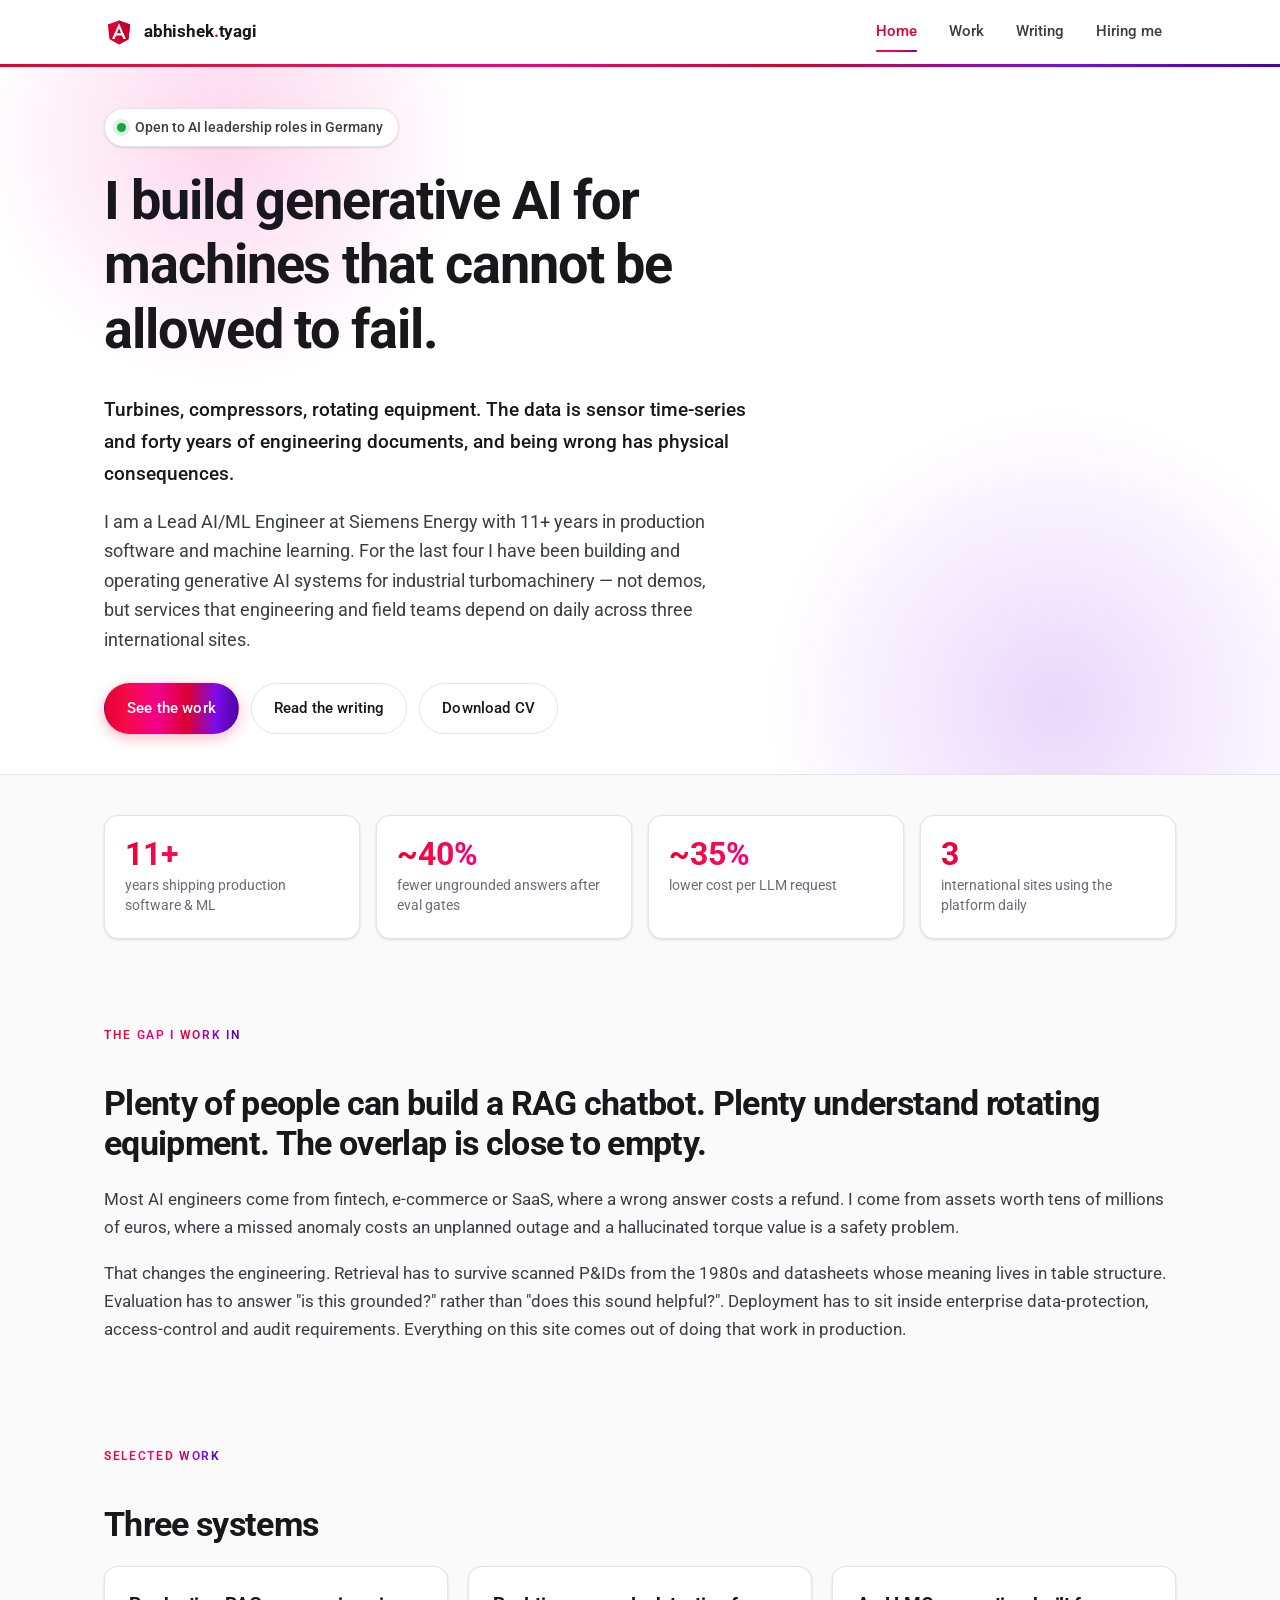
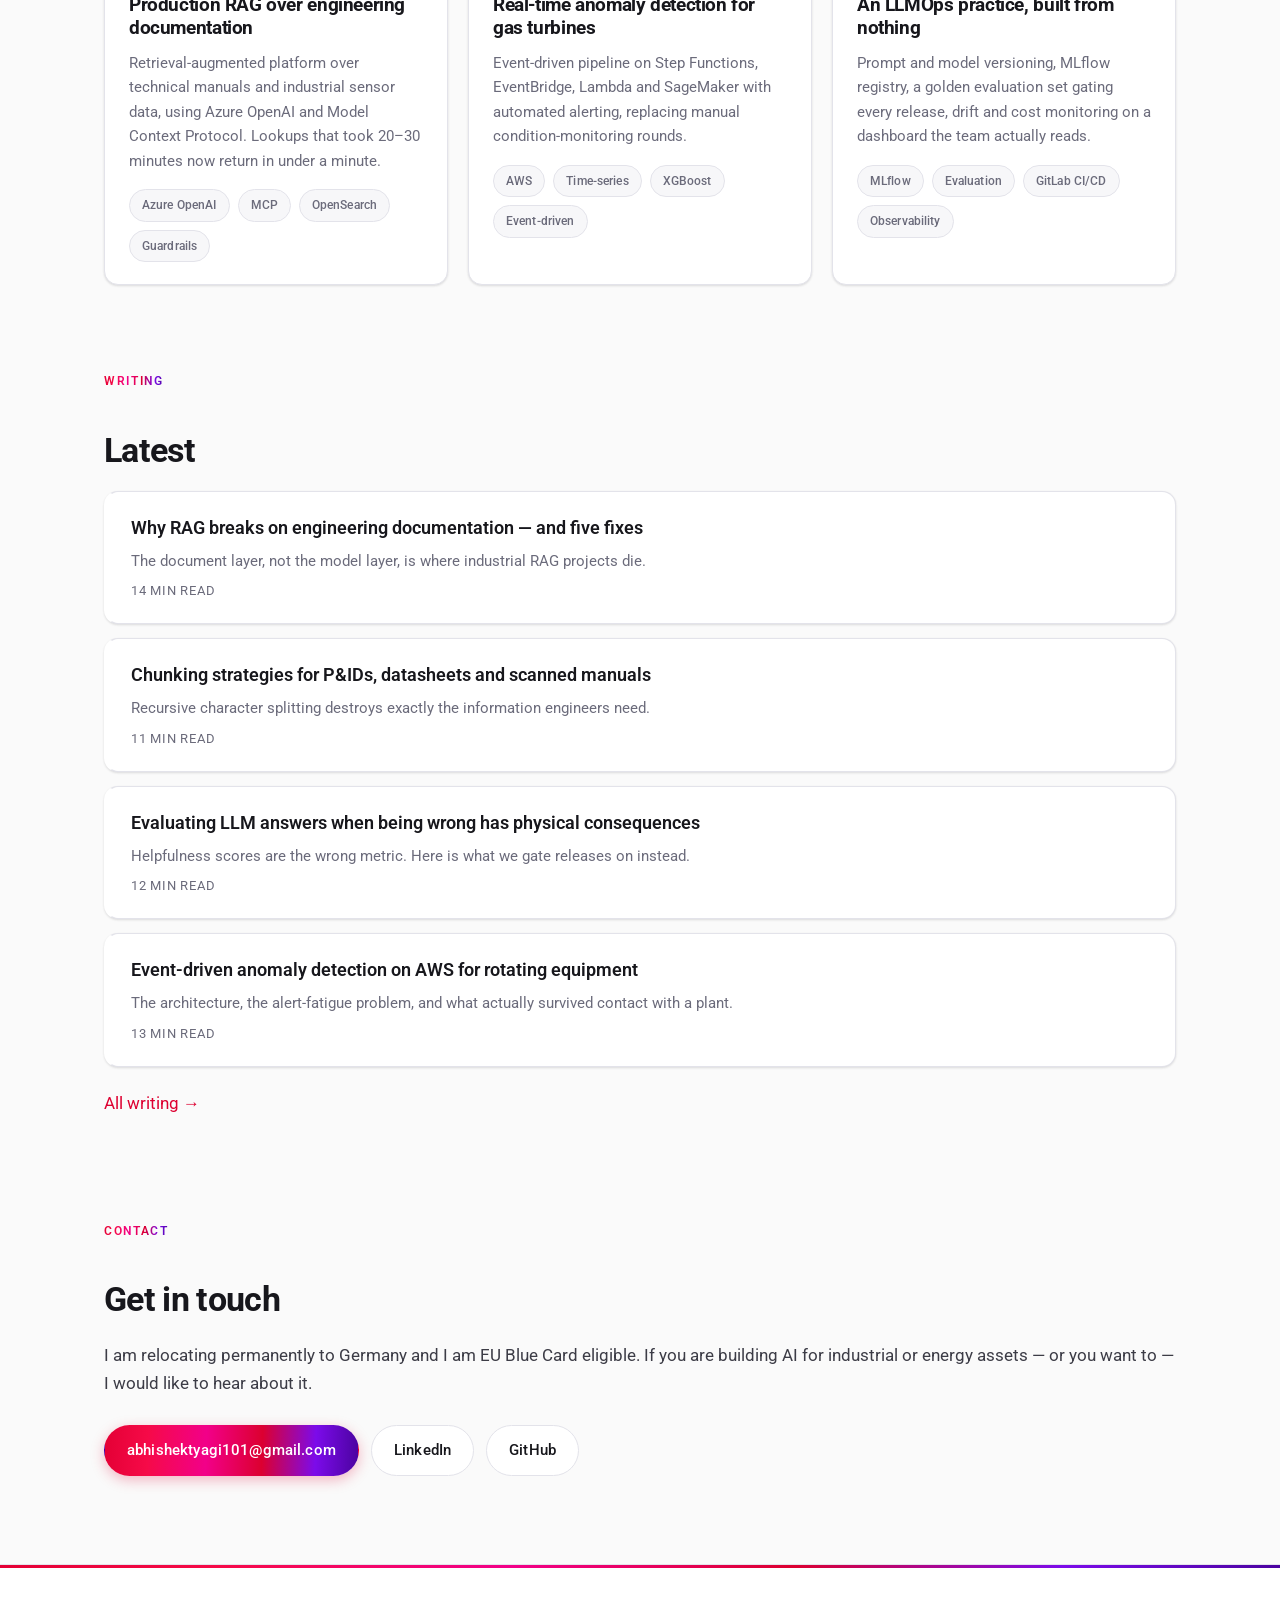
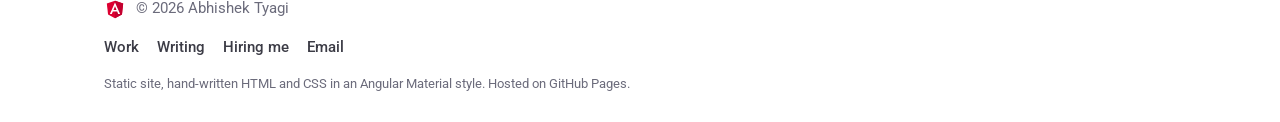
<file: index.html>
<!DOCTYPE html>
<html lang="en">
<head>
<meta charset="utf-8">
<meta name="viewport" content="width=device-width, initial-scale=1">
<title>Abhishek Tyagi — Generative AI for Heavy Industry</title>
<meta name="description" content="Lead AI/ML Engineer building production generative AI and machine learning systems for turbines, compressors and rotating equipment. RAG over engineering documentation, LLMOps, predictive maintenance.">
<link rel="canonical" href="https://abhishektyagi101.github.io/portfolio/">
<meta property="og:type" content="website">
<meta property="og:title" content="Abhishek Tyagi — Generative AI for Heavy Industry">
<meta property="og:description" content="Production RAG, LLMOps and predictive maintenance for industrial assets. 11+ years, currently Lead AI/ML Engineer at Siemens Energy.">
<meta property="og:url" content="https://abhishektyagi101.github.io/portfolio/">
<meta name="twitter:card" content="summary_large_image">
<meta name="theme-color" content="#dd0031">
<link rel="preconnect" href="https://fonts.googleapis.com">
<link rel="preconnect" href="https://fonts.gstatic.com" crossorigin>
<link rel="stylesheet" href="https://fonts.googleapis.com/css2?family=Roboto+Mono:wght@400&family=Roboto:wght@300;400;500;700&display=swap">
<link rel="stylesheet" href="assets/css/style.css">
<link rel="icon" href="assets/img/angular.svg" type="image/svg+xml">
<link rel="apple-touch-icon" href="assets/img/angular.svg">
<script type="application/ld+json">
{
  "@context": "https://schema.org",
  "@type": "Person",
  "name": "Abhishek Tyagi",
  "url": "https://abhishektyagi101.github.io/portfolio/",
  "jobTitle": "Lead AI/ML Engineer",
  "email": "mailto:abhishektyagi101@gmail.com",
  "sameAs": [
    "https://www.linkedin.com/in/abhishek-tyagi-101",
    "https://github.com/abhishektyagi101"
  ],
  "knowsAbout": [
    "Generative AI", "Retrieval-Augmented Generation", "Large Language Models",
    "MLOps", "LLMOps", "Predictive Maintenance", "Industrial IoT",
    "Time-series anomaly detection", "AWS SageMaker", "Azure OpenAI"
  ]
}
</script>
</head>
<body>
<a class="skip" href="#main">Skip to content</a>

<header class="toolbar">
  <div class="wrap bar">
    <a class="brand" href="index.html">
      <img class="ng-shield" src="assets/img/angular.svg" alt="" width="30" height="30">
      <span>abhishek<span class="accent">.</span>tyagi</span>
    </a>
    <button class="nav-toggle" type="button" aria-expanded="false" aria-controls="site-nav" aria-label="Toggle navigation">
      <span></span><span></span><span></span>
    </button>
    <nav class="site-nav" id="site-nav">
      <a href="index.html" aria-current="page">Home</a>
      <a href="work.html">Work</a>
      <a href="writing.html">Writing</a>
      <a href="looking-for.html">Hiring me</a>
    </nav>
  </div>
</header>

<main id="main">

<div class="hero-shell">
  <section class="wrap hero">
    <div class="status"><span class="dot"></span> Open to AI leadership roles in Germany</div>
    <h1>I build generative AI for machines that cannot be allowed to fail.</h1>
    <p class="positioning">
      Turbines, compressors, rotating equipment. The data is sensor time-series and forty years of
      engineering documents, and being wrong has physical consequences.
    </p>
    <p class="lede">
      I am a Lead AI/ML Engineer at Siemens Energy with 11+ years in production software and machine
      learning. For the last four I have been building and operating generative AI systems for industrial
      turbomachinery — not demos, but services that engineering and field teams depend on daily across
      three international sites.
    </p>
    <div class="actions">
      <a class="btn primary" href="work.html">See the work</a>
      <a class="btn" href="writing.html">Read the writing</a>
      <a class="btn" href="assets/Abhishek_Tyagi_Resume.pdf">Download CV</a>
    </div>
  </section>
</div>

<section class="wrap reveal">
  <div class="metrics">
    <div class="metric"><span class="n">11+</span><span class="l">years shipping production software &amp; ML</span></div>
    <div class="metric"><span class="n">~40%</span><span class="l">fewer ungrounded answers after eval gates</span></div>
    <div class="metric"><span class="n">~35%</span><span class="l">lower cost per LLM request</span></div>
    <div class="metric"><span class="n">3</span><span class="l">international sites using the platform daily</span></div>
  </div>
</section>

<section class="wrap reveal">
  <p class="eyebrow">The gap I work in</p>
  <h2>Plenty of people can build a RAG chatbot. Plenty understand rotating equipment. The overlap is close to empty.</h2>
  <p>
    Most AI engineers come from fintech, e-commerce or SaaS, where a wrong answer costs a refund. I come
    from assets worth tens of millions of euros, where a missed anomaly costs an unplanned outage and a
    hallucinated torque value is a safety problem.
  </p>
  <p>
    That changes the engineering. Retrieval has to survive scanned P&amp;IDs from the 1980s and datasheets
    whose meaning lives in table structure. Evaluation has to answer "is this grounded?" rather than "does
    this sound helpful?". Deployment has to sit inside enterprise data-protection, access-control and audit
    requirements. Everything on this site comes out of doing that work in production.
  </p>
</section>

<section class="wrap reveal">
  <p class="eyebrow">Selected work</p>
  <h2>Three systems</h2>

  <div class="card-grid">
    <a class="card" href="work.html#rag">
      <h3>Production RAG over engineering documentation</h3>
      <p class="muted small">
        Retrieval-augmented platform over technical manuals and industrial sensor data, using Azure OpenAI and
        Model Context Protocol. Lookups that took 20–30 minutes now return in under a minute.
      </p>
      <ul class="tags"><li>Azure OpenAI</li><li>MCP</li><li>OpenSearch</li><li>Guardrails</li></ul>
    </a>

    <a class="card" href="work.html#anomaly">
      <h3>Real-time anomaly detection for gas turbines</h3>
      <p class="muted small">
        Event-driven pipeline on Step Functions, EventBridge, Lambda and SageMaker with automated alerting,
        replacing manual condition-monitoring rounds.
      </p>
      <ul class="tags"><li>AWS</li><li>Time-series</li><li>XGBoost</li><li>Event-driven</li></ul>
    </a>

    <a class="card" href="work.html#llmops">
      <h3>An LLMOps practice, built from nothing</h3>
      <p class="muted small">
        Prompt and model versioning, MLflow registry, a golden evaluation set gating every release, drift and
        cost monitoring on a dashboard the team actually reads.
      </p>
      <ul class="tags"><li>MLflow</li><li>Evaluation</li><li>GitLab CI/CD</li><li>Observability</li></ul>
    </a>
  </div>
</section>

<section class="wrap reveal">
  <p class="eyebrow">Writing</p>
  <h2>Latest</h2>
  <ul class="post-list">
    <li>
      <a href="blog/why-rag-breaks-on-engineering-documentation.html">
        <span class="t">Why RAG breaks on engineering documentation — and five fixes</span>
        <span class="d">The document layer, not the model layer, is where industrial RAG projects die.</span>
        <span class="m">14 min read</span>
      </a>
    </li>
    <li>
      <a href="blog/chunking-strategies-for-technical-documents.html">
        <span class="t">Chunking strategies for P&amp;IDs, datasheets and scanned manuals</span>
        <span class="d">Recursive character splitting destroys exactly the information engineers need.</span>
        <span class="m">11 min read</span>
      </a>
    </li>
    <li>
      <a href="blog/evaluating-llm-answers-when-being-wrong-has-physical-consequences.html">
        <span class="t">Evaluating LLM answers when being wrong has physical consequences</span>
        <span class="d">Helpfulness scores are the wrong metric. Here is what we gate releases on instead.</span>
        <span class="m">12 min read</span>
      </a>
    </li>
    <li>
      <a href="blog/event-driven-anomaly-detection-on-aws.html">
        <span class="t">Event-driven anomaly detection on AWS for rotating equipment</span>
        <span class="d">The architecture, the alert-fatigue problem, and what actually survived contact with a plant.</span>
        <span class="m">13 min read</span>
      </a>
    </li>
  </ul>
  <p style="margin-top:1.4rem"><a href="writing.html">All writing →</a></p>
</section>

<section class="wrap reveal">
  <p class="eyebrow">Contact</p>
  <h2>Get in touch</h2>
  <p>
    I am relocating permanently to Germany and I am EU Blue Card eligible. If you are building AI for
    industrial or energy assets — or you want to — I would like to hear about it.
  </p>
  <div class="actions">
    <a class="btn primary" href="mailto:abhishektyagi101@gmail.com">abhishektyagi101@gmail.com</a>
    <a class="btn" href="https://www.linkedin.com/in/abhishek-tyagi-101" rel="me">LinkedIn</a>
    <a class="btn" href="https://github.com/abhishektyagi101" rel="me">GitHub</a>
  </div>
</section>

</main>

<footer class="site-footer">
  <div class="wrap foot">
    <div class="foot-brand">
      <img class="ng-shield sm" src="assets/img/angular.svg" alt="" width="22" height="22">
      <span>&copy; <span id="yr">2026</span> Abhishek Tyagi</span>
    </div>
    <nav class="foot-nav">
      <a href="work.html">Work</a>
      <a href="writing.html">Writing</a>
      <a href="looking-for.html">Hiring me</a>
      <a href="mailto:abhishektyagi101@gmail.com">Email</a>
    </nav>
    <p class="foot-note">Static site, hand-written HTML and CSS in an Angular Material style. Hosted on GitHub Pages.</p>
  </div>
</footer>

<script src="assets/js/main.js" defer></script>
</body>
</html>
</file>
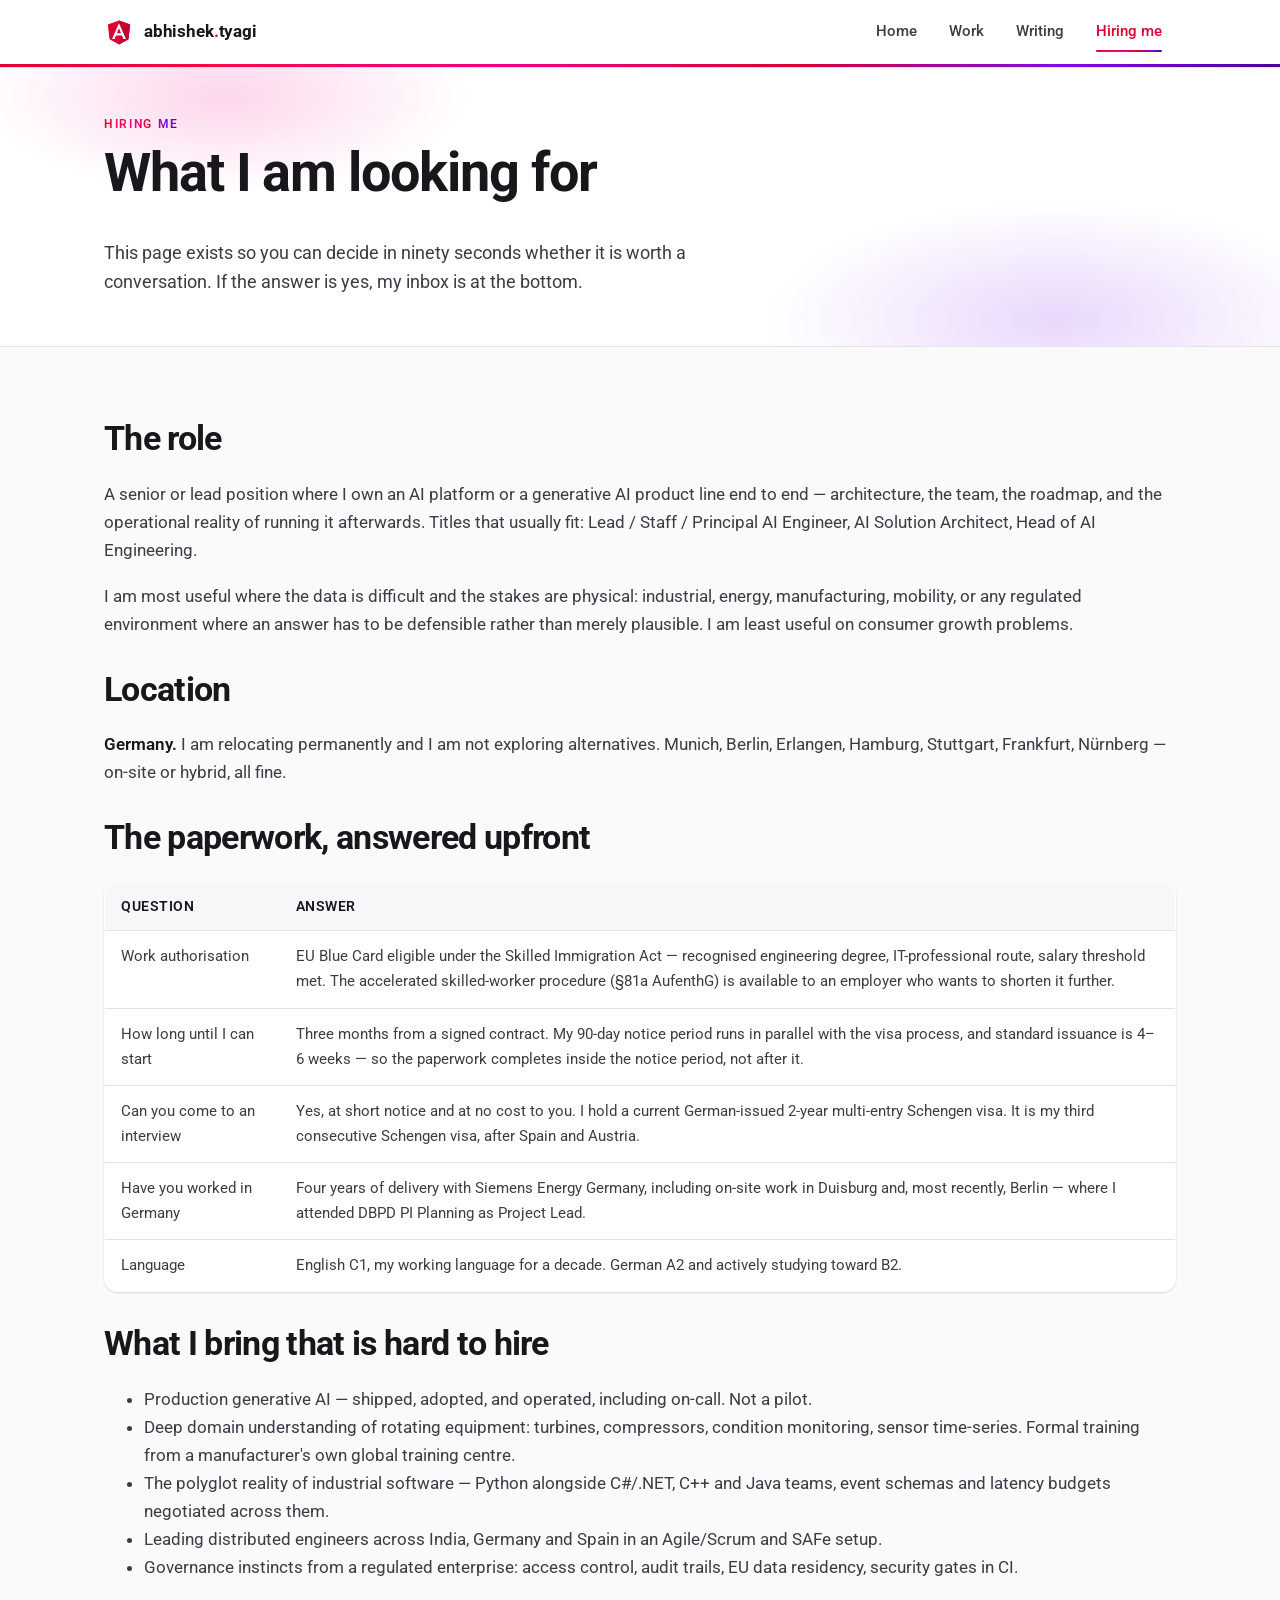
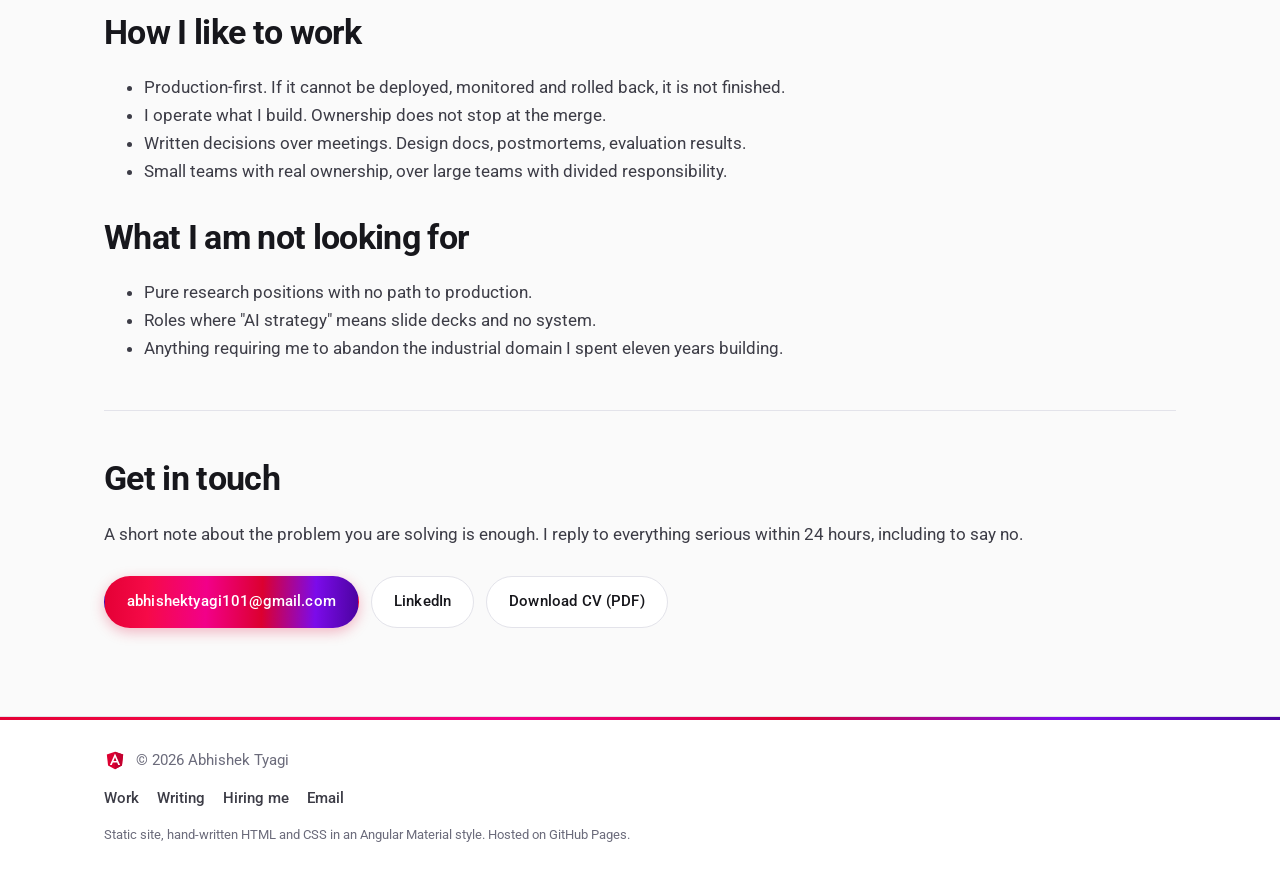
<file: looking-for.html>
<!DOCTYPE html>
<html lang="en">
<head>
<meta charset="utf-8">
<meta name="viewport" content="width=device-width, initial-scale=1">
<title>Hiring me — Abhishek Tyagi</title>
<meta name="description" content="What I am looking for: AI leadership and senior engineering roles in Germany. EU Blue Card eligible, 90-day notice, relocation-ready.">
<link rel="canonical" href="https://abhishektyagi101.github.io/portfolio/looking-for.html">
<meta name="theme-color" content="#dd0031">
<link rel="preconnect" href="https://fonts.googleapis.com">
<link rel="preconnect" href="https://fonts.gstatic.com" crossorigin>
<link rel="stylesheet" href="https://fonts.googleapis.com/css2?family=Roboto+Mono:wght@400&family=Roboto:wght@300;400;500;700&display=swap">
<link rel="stylesheet" href="assets/css/style.css">
<link rel="icon" href="assets/img/angular.svg" type="image/svg+xml">
</head>
<body>
<a class="skip" href="#main">Skip to content</a>

<header class="toolbar">
  <div class="wrap bar">
    <a class="brand" href="index.html">
      <img class="ng-shield" src="assets/img/angular.svg" alt="" width="30" height="30">
      <span>abhishek<span class="accent">.</span>tyagi</span>
    </a>
    <button class="nav-toggle" type="button" aria-expanded="false" aria-controls="site-nav" aria-label="Toggle navigation">
      <span></span><span></span><span></span>
    </button>
    <nav class="site-nav" id="site-nav">
      <a href="index.html">Home</a>
      <a href="work.html">Work</a>
      <a href="writing.html">Writing</a>
      <a href="looking-for.html" aria-current="page">Hiring me</a>
    </nav>
  </div>
</header>

<main id="main">

<div class="hero-shell">
  <section class="wrap hero" style="padding-bottom:2rem">
    <p class="eyebrow">Hiring me</p>
    <h1>What I am looking for</h1>
    <p class="lede">
      This page exists so you can decide in ninety seconds whether it is worth a conversation. If the answer is
      yes, my inbox is at the bottom.
    </p>
  </section>
</div>

<section class="wrap">

<h2>The role</h2>
<p>
  A senior or lead position where I own an AI platform or a generative AI product line end to end —
  architecture, the team, the roadmap, and the operational reality of running it afterwards. Titles that
  usually fit: Lead / Staff / Principal AI Engineer, AI Solution Architect, Head of AI Engineering.
</p>
<p>
  I am most useful where the data is difficult and the stakes are physical: industrial, energy, manufacturing,
  mobility, or any regulated environment where an answer has to be defensible rather than merely plausible.
  I am least useful on consumer growth problems.
</p>

<h2>Location</h2>
<p>
  <strong>Germany.</strong> I am relocating permanently and I am not exploring alternatives. Munich, Berlin,
  Erlangen, Hamburg, Stuttgart, Frankfurt, Nürnberg — on-site or hybrid, all fine.
</p>

<h2>The paperwork, answered upfront</h2>
<table>
  <tr><th>Question</th><th>Answer</th></tr>
  <tr>
    <td>Work authorisation</td>
    <td>EU Blue Card eligible under the Skilled Immigration Act — recognised engineering degree, IT-professional route, salary threshold met. The accelerated skilled-worker procedure (§81a AufenthG) is available to an employer who wants to shorten it further.</td>
  </tr>
  <tr>
    <td>How long until I can start</td>
    <td>Three months from a signed contract. My 90-day notice period runs in parallel with the visa process, and standard issuance is 4–6 weeks — so the paperwork completes inside the notice period, not after it.</td>
  </tr>
  <tr>
    <td>Can you come to an interview</td>
    <td>Yes, at short notice and at no cost to you. I hold a current German-issued 2-year multi-entry Schengen visa. It is my third consecutive Schengen visa, after Spain and Austria.</td>
  </tr>
  <tr>
    <td>Have you worked in Germany</td>
    <td>Four years of delivery with Siemens Energy Germany, including on-site work in Duisburg and, most recently, Berlin — where I attended DBPD PI Planning as Project Lead.</td>
  </tr>
  <tr>
    <td>Language</td>
    <td>English C1, my working language for a decade. German A2 and actively studying toward B2.</td>
  </tr>
</table>

<h2>What I bring that is hard to hire</h2>
<ul>
  <li>Production generative AI — shipped, adopted, and operated, including on-call. Not a pilot.</li>
  <li>Deep domain understanding of rotating equipment: turbines, compressors, condition monitoring, sensor time-series. Formal training from a manufacturer's own global training centre.</li>
  <li>The polyglot reality of industrial software — Python alongside C#/.NET, C++ and Java teams, event schemas and latency budgets negotiated across them.</li>
  <li>Leading distributed engineers across India, Germany and Spain in an Agile/Scrum and SAFe setup.</li>
  <li>Governance instincts from a regulated enterprise: access control, audit trails, EU data residency, security gates in CI.</li>
</ul>

<h2>How I like to work</h2>
<ul>
  <li>Production-first. If it cannot be deployed, monitored and rolled back, it is not finished.</li>
  <li>I operate what I build. Ownership does not stop at the merge.</li>
  <li>Written decisions over meetings. Design docs, postmortems, evaluation results.</li>
  <li>Small teams with real ownership, over large teams with divided responsibility.</li>
</ul>

<h2>What I am not looking for</h2>
<ul>
  <li>Pure research positions with no path to production.</li>
  <li>Roles where "AI strategy" means slide decks and no system.</li>
  <li>Anything requiring me to abandon the industrial domain I spent eleven years building.</li>
</ul>

<hr>

<h2>Get in touch</h2>
<p>
  A short note about the problem you are solving is enough. I reply to everything serious within 24 hours,
  including to say no.
</p>
<div class="actions">
  <a class="btn primary" href="mailto:abhishektyagi101@gmail.com">abhishektyagi101@gmail.com</a>
  <a class="btn" href="https://www.linkedin.com/in/abhishek-tyagi-101" rel="me">LinkedIn</a>
  <a class="btn" href="assets/Abhishek_Tyagi_Resume.pdf">Download CV (PDF)</a>
</div>

</section>
</main>

<footer class="site-footer">
  <div class="wrap foot">
    <div class="foot-brand">
      <img class="ng-shield sm" src="assets/img/angular.svg" alt="" width="22" height="22">
      <span>&copy; <span id="yr">2026</span> Abhishek Tyagi</span>
    </div>
    <nav class="foot-nav">
      <a href="work.html">Work</a>
      <a href="writing.html">Writing</a>
      <a href="looking-for.html">Hiring me</a>
      <a href="mailto:abhishektyagi101@gmail.com">Email</a>
    </nav>
    <p class="foot-note">Static site, hand-written HTML and CSS in an Angular Material style. Hosted on GitHub Pages.</p>
  </div>
</footer>

<script src="assets/js/main.js" defer></script>
</body>
</html>
</file>
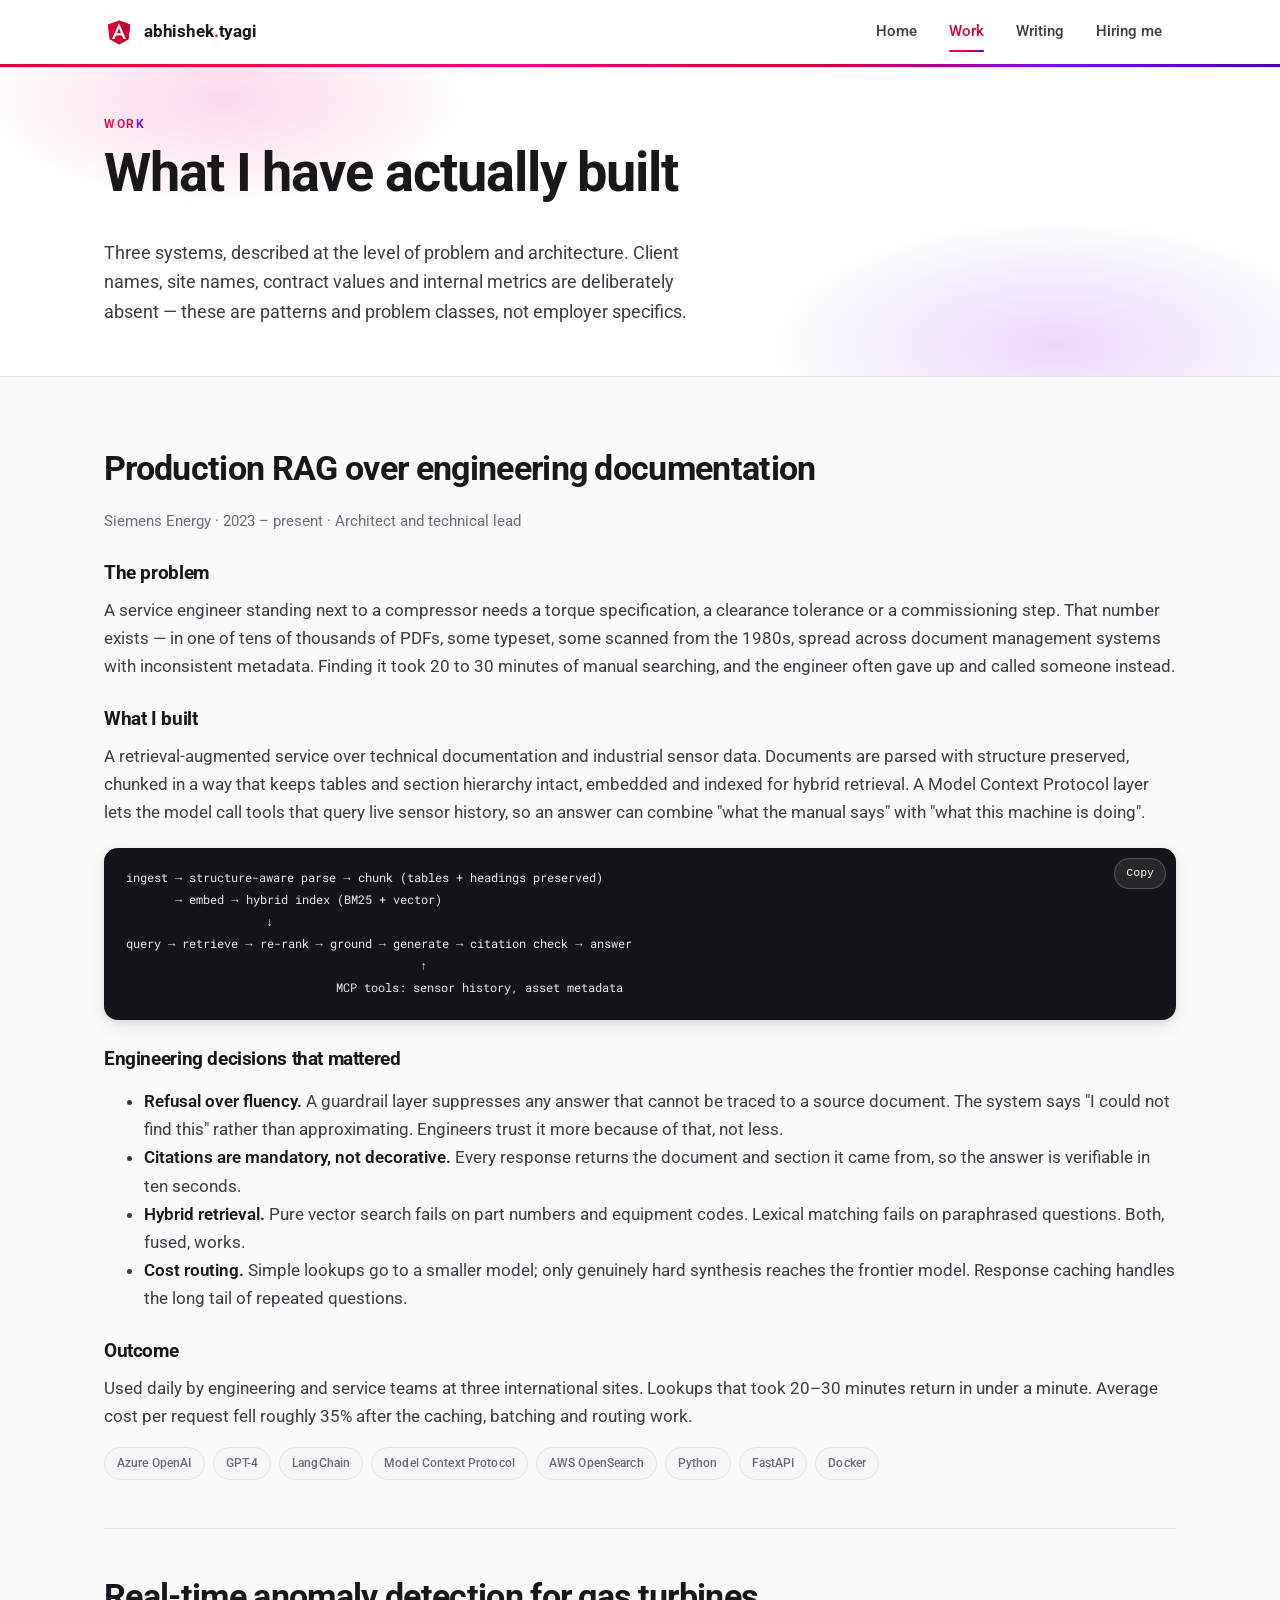
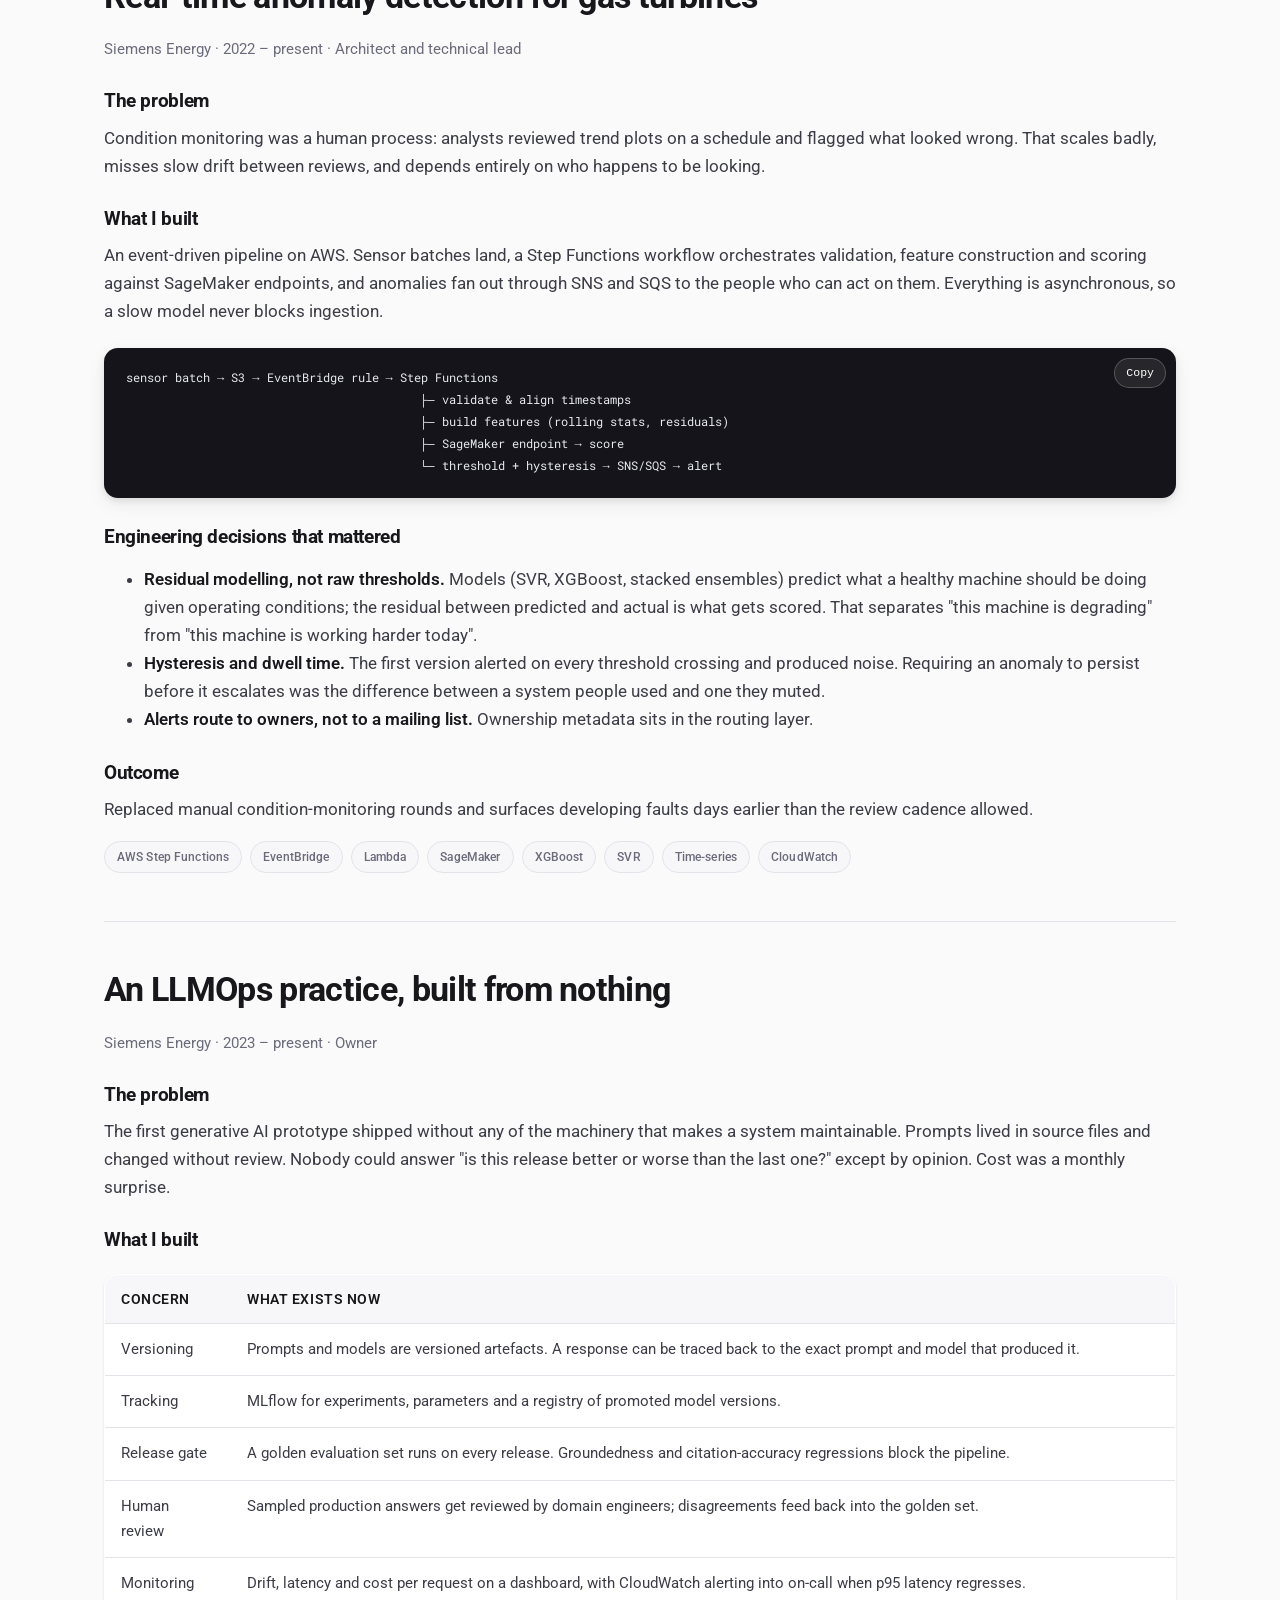
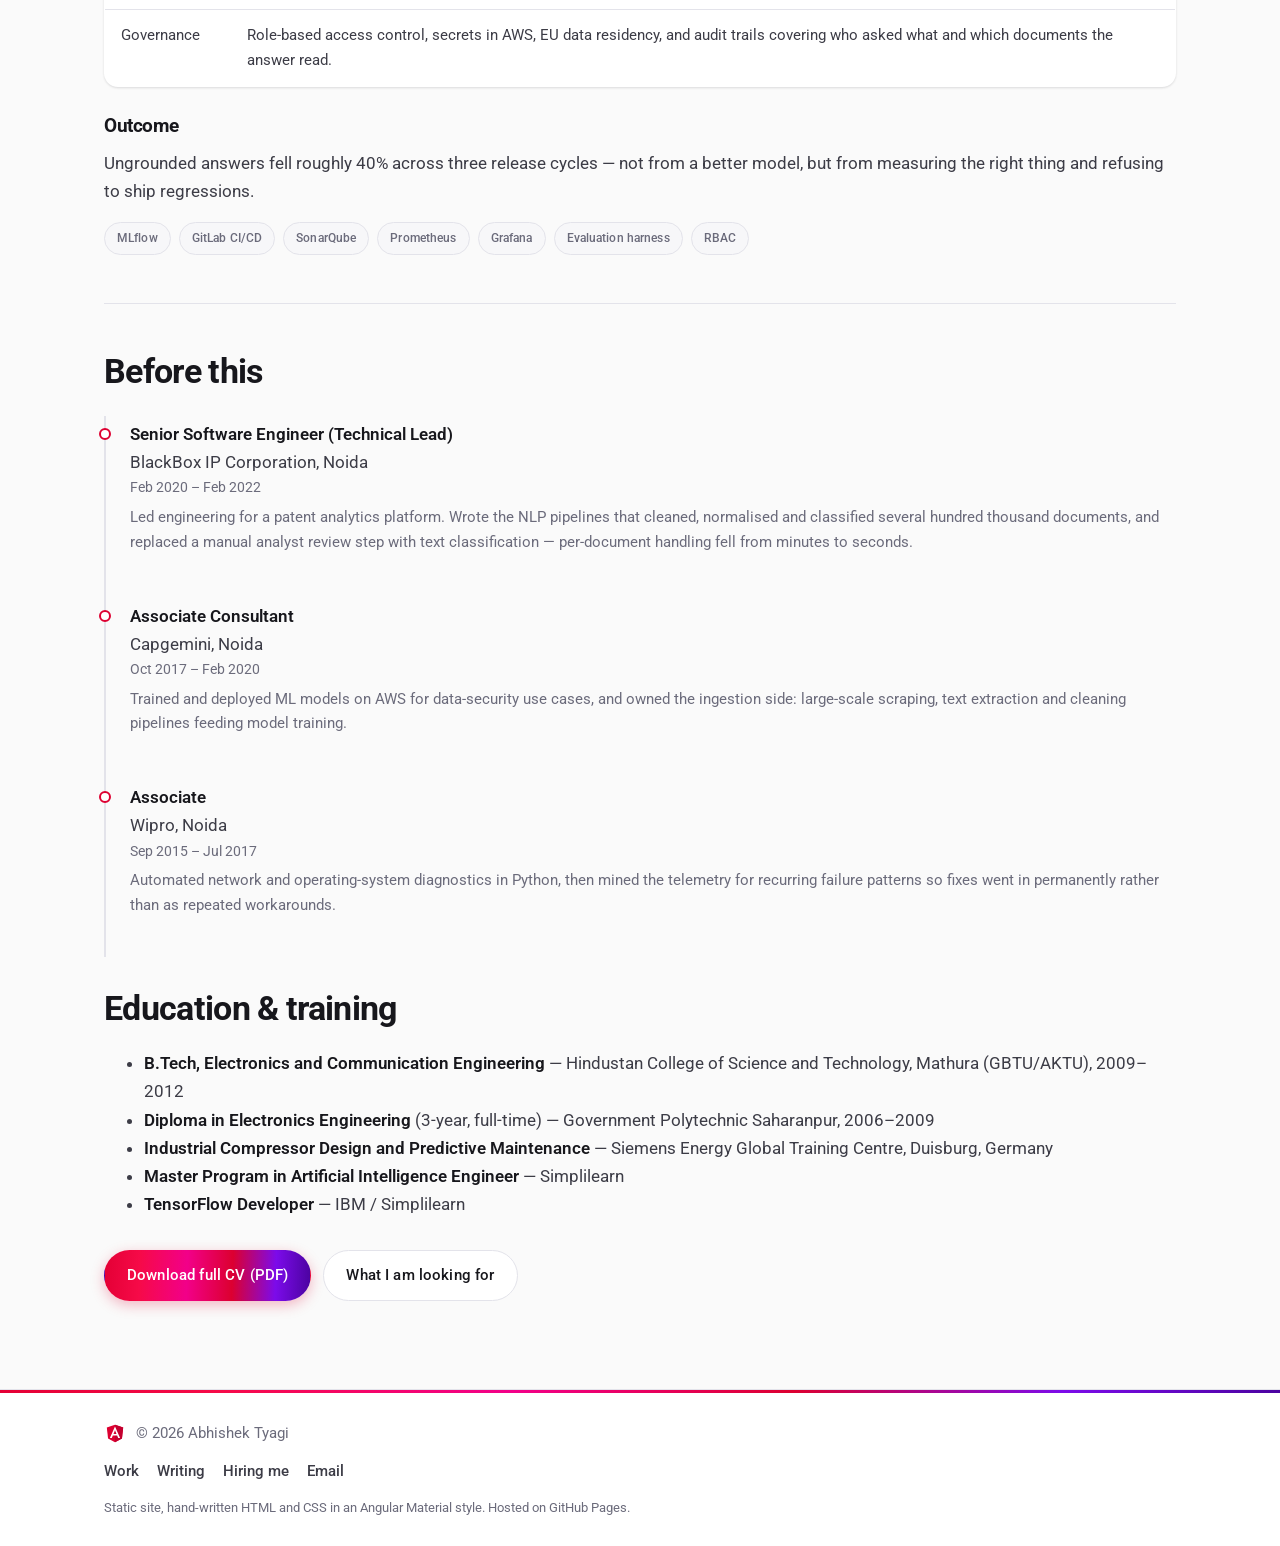
<file: work.html>
<!DOCTYPE html>
<html lang="en">
<head>
<meta charset="utf-8">
<meta name="viewport" content="width=device-width, initial-scale=1">
<title>Work — Abhishek Tyagi</title>
<meta name="description" content="Case studies: production RAG over engineering documentation, real-time anomaly detection for gas turbines, and an LLMOps practice built from scratch.">
<link rel="canonical" href="https://abhishektyagi101.github.io/portfolio/work.html">
<meta name="theme-color" content="#dd0031">
<link rel="preconnect" href="https://fonts.googleapis.com">
<link rel="preconnect" href="https://fonts.gstatic.com" crossorigin>
<link rel="stylesheet" href="https://fonts.googleapis.com/css2?family=Roboto+Mono:wght@400&family=Roboto:wght@300;400;500;700&display=swap">
<link rel="stylesheet" href="assets/css/style.css">
<link rel="icon" href="assets/img/angular.svg" type="image/svg+xml">
</head>
<body>
<a class="skip" href="#main">Skip to content</a>

<header class="toolbar">
  <div class="wrap bar">
    <a class="brand" href="index.html">
      <img class="ng-shield" src="assets/img/angular.svg" alt="" width="30" height="30">
      <span>abhishek<span class="accent">.</span>tyagi</span>
    </a>
    <button class="nav-toggle" type="button" aria-expanded="false" aria-controls="site-nav" aria-label="Toggle navigation">
      <span></span><span></span><span></span>
    </button>
    <nav class="site-nav" id="site-nav">
      <a href="index.html">Home</a>
      <a href="work.html" aria-current="page">Work</a>
      <a href="writing.html">Writing</a>
      <a href="looking-for.html">Hiring me</a>
    </nav>
  </div>
</header>

<main id="main">

<div class="hero-shell">
  <section class="wrap hero" style="padding-bottom:2rem">
    <p class="eyebrow">Work</p>
    <h1>What I have actually built</h1>
    <p class="lede">
      Three systems, described at the level of problem and architecture. Client names, site names, contract
      values and internal metrics are deliberately absent — these are patterns and problem classes, not
      employer specifics.
    </p>
  </section>
</div>

<section class="wrap">

<h2 id="rag">Production RAG over engineering documentation</h2>
<p class="muted small">Siemens Energy · 2023 – present · Architect and technical lead</p>

<h3>The problem</h3>
<p>
  A service engineer standing next to a compressor needs a torque specification, a clearance tolerance or a
  commissioning step. That number exists — in one of tens of thousands of PDFs, some typeset, some scanned
  from the 1980s, spread across document management systems with inconsistent metadata. Finding it took
  20 to 30 minutes of manual searching, and the engineer often gave up and called someone instead.
</p>

<h3>What I built</h3>
<p>
  A retrieval-augmented service over technical documentation and industrial sensor data. Documents are
  parsed with structure preserved, chunked in a way that keeps tables and section hierarchy intact, embedded
  and indexed for hybrid retrieval. A Model Context Protocol layer lets the model call tools that query
  live sensor history, so an answer can combine "what the manual says" with "what this machine is doing".
</p>

<pre><code>ingest → structure-aware parse → chunk (tables + headings preserved)
       → embed → hybrid index (BM25 + vector)
                    ↓
query → retrieve → re-rank → ground → generate → citation check → answer
                                          ↑
                              MCP tools: sensor history, asset metadata</code></pre>

<h3>Engineering decisions that mattered</h3>
<ul>
  <li><strong>Refusal over fluency.</strong> A guardrail layer suppresses any answer that cannot be traced to a
    source document. The system says "I could not find this" rather than approximating. Engineers trust it
    more because of that, not less.</li>
  <li><strong>Citations are mandatory, not decorative.</strong> Every response returns the document and section it
    came from, so the answer is verifiable in ten seconds.</li>
  <li><strong>Hybrid retrieval.</strong> Pure vector search fails on part numbers and equipment codes. Lexical
    matching fails on paraphrased questions. Both, fused, works.</li>
  <li><strong>Cost routing.</strong> Simple lookups go to a smaller model; only genuinely hard synthesis reaches the
    frontier model. Response caching handles the long tail of repeated questions.</li>
</ul>

<h3>Outcome</h3>
<p>
  Used daily by engineering and service teams at three international sites. Lookups that took 20–30 minutes
  return in under a minute. Average cost per request fell roughly 35% after the caching, batching and
  routing work.
</p>
<ul class="tags"><li>Azure OpenAI</li><li>GPT-4</li><li>LangChain</li><li>Model Context Protocol</li><li>AWS OpenSearch</li><li>Python</li><li>FastAPI</li><li>Docker</li></ul>

<hr>

<h2 id="anomaly">Real-time anomaly detection for gas turbines</h2>
<p class="muted small">Siemens Energy · 2022 – present · Architect and technical lead</p>

<h3>The problem</h3>
<p>
  Condition monitoring was a human process: analysts reviewed trend plots on a schedule and flagged what
  looked wrong. That scales badly, misses slow drift between reviews, and depends entirely on who happens to
  be looking.
</p>

<h3>What I built</h3>
<p>
  An event-driven pipeline on AWS. Sensor batches land, a Step Functions workflow orchestrates validation,
  feature construction and scoring against SageMaker endpoints, and anomalies fan out through SNS and SQS to
  the people who can act on them. Everything is asynchronous, so a slow model never blocks ingestion.
</p>

<pre><code>sensor batch → S3 → EventBridge rule → Step Functions
                                          ├─ validate &amp; align timestamps
                                          ├─ build features (rolling stats, residuals)
                                          ├─ SageMaker endpoint → score
                                          └─ threshold + hysteresis → SNS/SQS → alert</code></pre>

<h3>Engineering decisions that mattered</h3>
<ul>
  <li><strong>Residual modelling, not raw thresholds.</strong> Models (SVR, XGBoost, stacked ensembles) predict what a
    healthy machine should be doing given operating conditions; the residual between predicted and actual is
    what gets scored. That separates "this machine is degrading" from "this machine is working harder today".</li>
  <li><strong>Hysteresis and dwell time.</strong> The first version alerted on every threshold crossing and produced
    noise. Requiring an anomaly to persist before it escalates was the difference between a system people
    used and one they muted.</li>
  <li><strong>Alerts route to owners, not to a mailing list.</strong> Ownership metadata sits in the routing layer.</li>
</ul>

<h3>Outcome</h3>
<p>
  Replaced manual condition-monitoring rounds and surfaces developing faults days earlier than the review
  cadence allowed.
</p>
<ul class="tags"><li>AWS Step Functions</li><li>EventBridge</li><li>Lambda</li><li>SageMaker</li><li>XGBoost</li><li>SVR</li><li>Time-series</li><li>CloudWatch</li></ul>

<hr>

<h2 id="llmops">An LLMOps practice, built from nothing</h2>
<p class="muted small">Siemens Energy · 2023 – present · Owner</p>

<h3>The problem</h3>
<p>
  The first generative AI prototype shipped without any of the machinery that makes a system maintainable.
  Prompts lived in source files and changed without review. Nobody could answer "is this release better or
  worse than the last one?" except by opinion. Cost was a monthly surprise.
</p>

<h3>What I built</h3>
<table>
  <tr><th>Concern</th><th>What exists now</th></tr>
  <tr><td>Versioning</td><td>Prompts and models are versioned artefacts. A response can be traced back to the exact prompt and model that produced it.</td></tr>
  <tr><td>Tracking</td><td>MLflow for experiments, parameters and a registry of promoted model versions.</td></tr>
  <tr><td>Release gate</td><td>A golden evaluation set runs on every release. Groundedness and citation-accuracy regressions block the pipeline.</td></tr>
  <tr><td>Human review</td><td>Sampled production answers get reviewed by domain engineers; disagreements feed back into the golden set.</td></tr>
  <tr><td>Monitoring</td><td>Drift, latency and cost per request on a dashboard, with CloudWatch alerting into on-call when p95 latency regresses.</td></tr>
  <tr><td>Governance</td><td>Role-based access control, secrets in AWS, EU data residency, and audit trails covering who asked what and which documents the answer read.</td></tr>
</table>

<h3>Outcome</h3>
<p>
  Ungrounded answers fell roughly 40% across three release cycles — not from a better model, but from
  measuring the right thing and refusing to ship regressions.
</p>
<ul class="tags"><li>MLflow</li><li>GitLab CI/CD</li><li>SonarQube</li><li>Prometheus</li><li>Grafana</li><li>Evaluation harness</li><li>RBAC</li></ul>

<hr>

<h2>Before this</h2>

<div class="timeline">
  <div class="item">
    <div class="role">Senior Software Engineer (Technical Lead)</div>
    <div class="org">BlackBox IP Corporation, Noida</div>
    <div class="when">Feb 2020 – Feb 2022</div>
    <p class="small muted">
      Led engineering for a patent analytics platform. Wrote the NLP pipelines that cleaned, normalised and
      classified several hundred thousand documents, and replaced a manual analyst review step with text
      classification — per-document handling fell from minutes to seconds.
    </p>
  </div>
  <div class="item">
    <div class="role">Associate Consultant</div>
    <div class="org">Capgemini, Noida</div>
    <div class="when">Oct 2017 – Feb 2020</div>
    <p class="small muted">
      Trained and deployed ML models on AWS for data-security use cases, and owned the ingestion side:
      large-scale scraping, text extraction and cleaning pipelines feeding model training.
    </p>
  </div>
  <div class="item">
    <div class="role">Associate</div>
    <div class="org">Wipro, Noida</div>
    <div class="when">Sep 2015 – Jul 2017</div>
    <p class="small muted">
      Automated network and operating-system diagnostics in Python, then mined the telemetry for recurring
      failure patterns so fixes went in permanently rather than as repeated workarounds.
    </p>
  </div>
</div>

<h2>Education &amp; training</h2>
<ul>
  <li><strong>B.Tech, Electronics and Communication Engineering</strong> — Hindustan College of Science and Technology, Mathura (GBTU/AKTU), 2009–2012</li>
  <li><strong>Diploma in Electronics Engineering</strong> (3-year, full-time) — Government Polytechnic Saharanpur, 2006–2009</li>
  <li><strong>Industrial Compressor Design and Predictive Maintenance</strong> — Siemens Energy Global Training Centre, Duisburg, Germany</li>
  <li><strong>Master Program in Artificial Intelligence Engineer</strong> — Simplilearn</li>
  <li><strong>TensorFlow Developer</strong> — IBM / Simplilearn</li>
</ul>

<div class="actions" style="margin-top:2rem">
  <a class="btn primary" href="assets/Abhishek_Tyagi_Resume.pdf">Download full CV (PDF)</a>
  <a class="btn" href="looking-for.html">What I am looking for</a>
</div>

</section>
</main>

<footer class="site-footer">
  <div class="wrap foot">
    <div class="foot-brand">
      <img class="ng-shield sm" src="assets/img/angular.svg" alt="" width="22" height="22">
      <span>&copy; <span id="yr">2026</span> Abhishek Tyagi</span>
    </div>
    <nav class="foot-nav">
      <a href="work.html">Work</a>
      <a href="writing.html">Writing</a>
      <a href="looking-for.html">Hiring me</a>
      <a href="mailto:abhishektyagi101@gmail.com">Email</a>
    </nav>
    <p class="foot-note">Static site, hand-written HTML and CSS in an Angular Material style. Hosted on GitHub Pages.</p>
  </div>
</footer>

<script src="assets/js/main.js" defer></script>
</body>
</html>
</file>
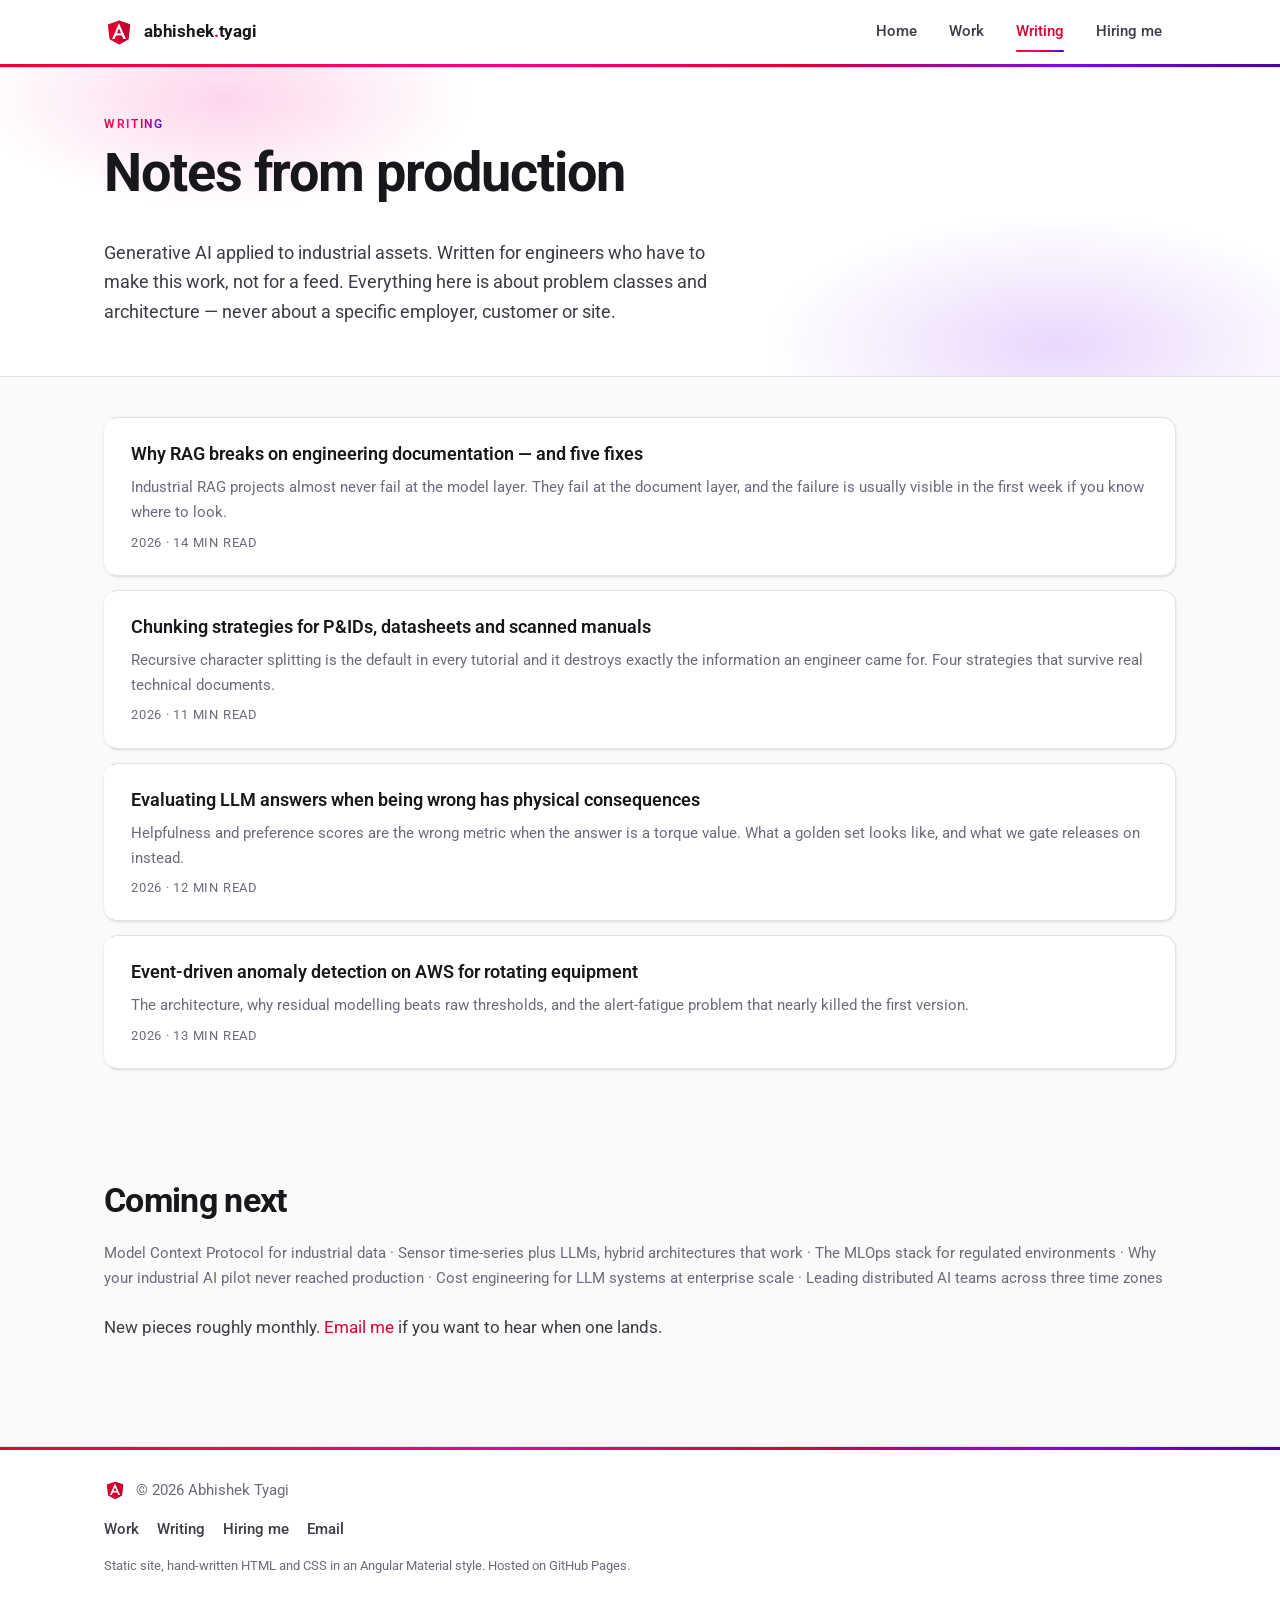
<file: writing.html>
<!DOCTYPE html>
<html lang="en">
<head>
<meta charset="utf-8">
<meta name="viewport" content="width=device-width, initial-scale=1">
<title>Writing — Abhishek Tyagi</title>
<meta name="description" content="Essays on retrieval-augmented generation over engineering documentation, LLM evaluation in safety-critical settings, and anomaly detection for rotating equipment.">
<link rel="canonical" href="https://abhishektyagi101.github.io/portfolio/writing.html">
<meta name="theme-color" content="#dd0031">
<link rel="preconnect" href="https://fonts.googleapis.com">
<link rel="preconnect" href="https://fonts.gstatic.com" crossorigin>
<link rel="stylesheet" href="https://fonts.googleapis.com/css2?family=Roboto+Mono:wght@400&family=Roboto:wght@300;400;500;700&display=swap">
<link rel="stylesheet" href="assets/css/style.css">
<link rel="icon" href="assets/img/angular.svg" type="image/svg+xml">
</head>
<body>
<a class="skip" href="#main">Skip to content</a>

<header class="toolbar">
  <div class="wrap bar">
    <a class="brand" href="index.html">
      <img class="ng-shield" src="assets/img/angular.svg" alt="" width="30" height="30">
      <span>abhishek<span class="accent">.</span>tyagi</span>
    </a>
    <button class="nav-toggle" type="button" aria-expanded="false" aria-controls="site-nav" aria-label="Toggle navigation">
      <span></span><span></span><span></span>
    </button>
    <nav class="site-nav" id="site-nav">
      <a href="index.html">Home</a>
      <a href="work.html">Work</a>
      <a href="writing.html" aria-current="page">Writing</a>
      <a href="looking-for.html">Hiring me</a>
    </nav>
  </div>
</header>

<main id="main">

<div class="hero-shell">
  <section class="wrap hero" style="padding-bottom:2rem">
    <p class="eyebrow">Writing</p>
    <h1>Notes from production</h1>
    <p class="lede">
      Generative AI applied to industrial assets. Written for engineers who have to make this work, not for a
      feed. Everything here is about problem classes and architecture — never about a specific employer,
      customer or site.
    </p>
  </section>
</div>

<section class="wrap">
  <ul class="post-list">
    <li>
      <a href="blog/why-rag-breaks-on-engineering-documentation.html">
        <span class="t">Why RAG breaks on engineering documentation — and five fixes</span>
        <span class="d">Industrial RAG projects almost never fail at the model layer. They fail at the document layer, and the failure is usually visible in the first week if you know where to look.</span>
        <span class="m">2026 · 14 min read</span>
      </a>
    </li>
    <li>
      <a href="blog/chunking-strategies-for-technical-documents.html">
        <span class="t">Chunking strategies for P&amp;IDs, datasheets and scanned manuals</span>
        <span class="d">Recursive character splitting is the default in every tutorial and it destroys exactly the information an engineer came for. Four strategies that survive real technical documents.</span>
        <span class="m">2026 · 11 min read</span>
      </a>
    </li>
    <li>
      <a href="blog/evaluating-llm-answers-when-being-wrong-has-physical-consequences.html">
        <span class="t">Evaluating LLM answers when being wrong has physical consequences</span>
        <span class="d">Helpfulness and preference scores are the wrong metric when the answer is a torque value. What a golden set looks like, and what we gate releases on instead.</span>
        <span class="m">2026 · 12 min read</span>
      </a>
    </li>
    <li>
      <a href="blog/event-driven-anomaly-detection-on-aws.html">
        <span class="t">Event-driven anomaly detection on AWS for rotating equipment</span>
        <span class="d">The architecture, why residual modelling beats raw thresholds, and the alert-fatigue problem that nearly killed the first version.</span>
        <span class="m">2026 · 13 min read</span>
      </a>
    </li>
  </ul>
</section>

<section class="wrap">
  <h2>Coming next</h2>
  <p class="muted small">
    Model Context Protocol for industrial data · Sensor time-series plus LLMs, hybrid architectures that work ·
    The MLOps stack for regulated environments · Why your industrial AI pilot never reached production ·
    Cost engineering for LLM systems at enterprise scale · Leading distributed AI teams across three time zones
  </p>
  <p style="margin-top:1.4rem">
    New pieces roughly monthly. <a href="mailto:abhishektyagi101@gmail.com?subject=Notify%20me%20about%20new%20writing">Email me</a>
    if you want to hear when one lands.
  </p>
</section>
</main>

<footer class="site-footer">
  <div class="wrap foot">
    <div class="foot-brand">
      <img class="ng-shield sm" src="assets/img/angular.svg" alt="" width="22" height="22">
      <span>&copy; <span id="yr">2026</span> Abhishek Tyagi</span>
    </div>
    <nav class="foot-nav">
      <a href="work.html">Work</a>
      <a href="writing.html">Writing</a>
      <a href="looking-for.html">Hiring me</a>
      <a href="mailto:abhishektyagi101@gmail.com">Email</a>
    </nav>
    <p class="foot-note">Static site, hand-written HTML and CSS in an Angular Material style. Hosted on GitHub Pages.</p>
  </div>
</footer>

<script src="assets/js/main.js" defer></script>
</body>
</html>
</file>
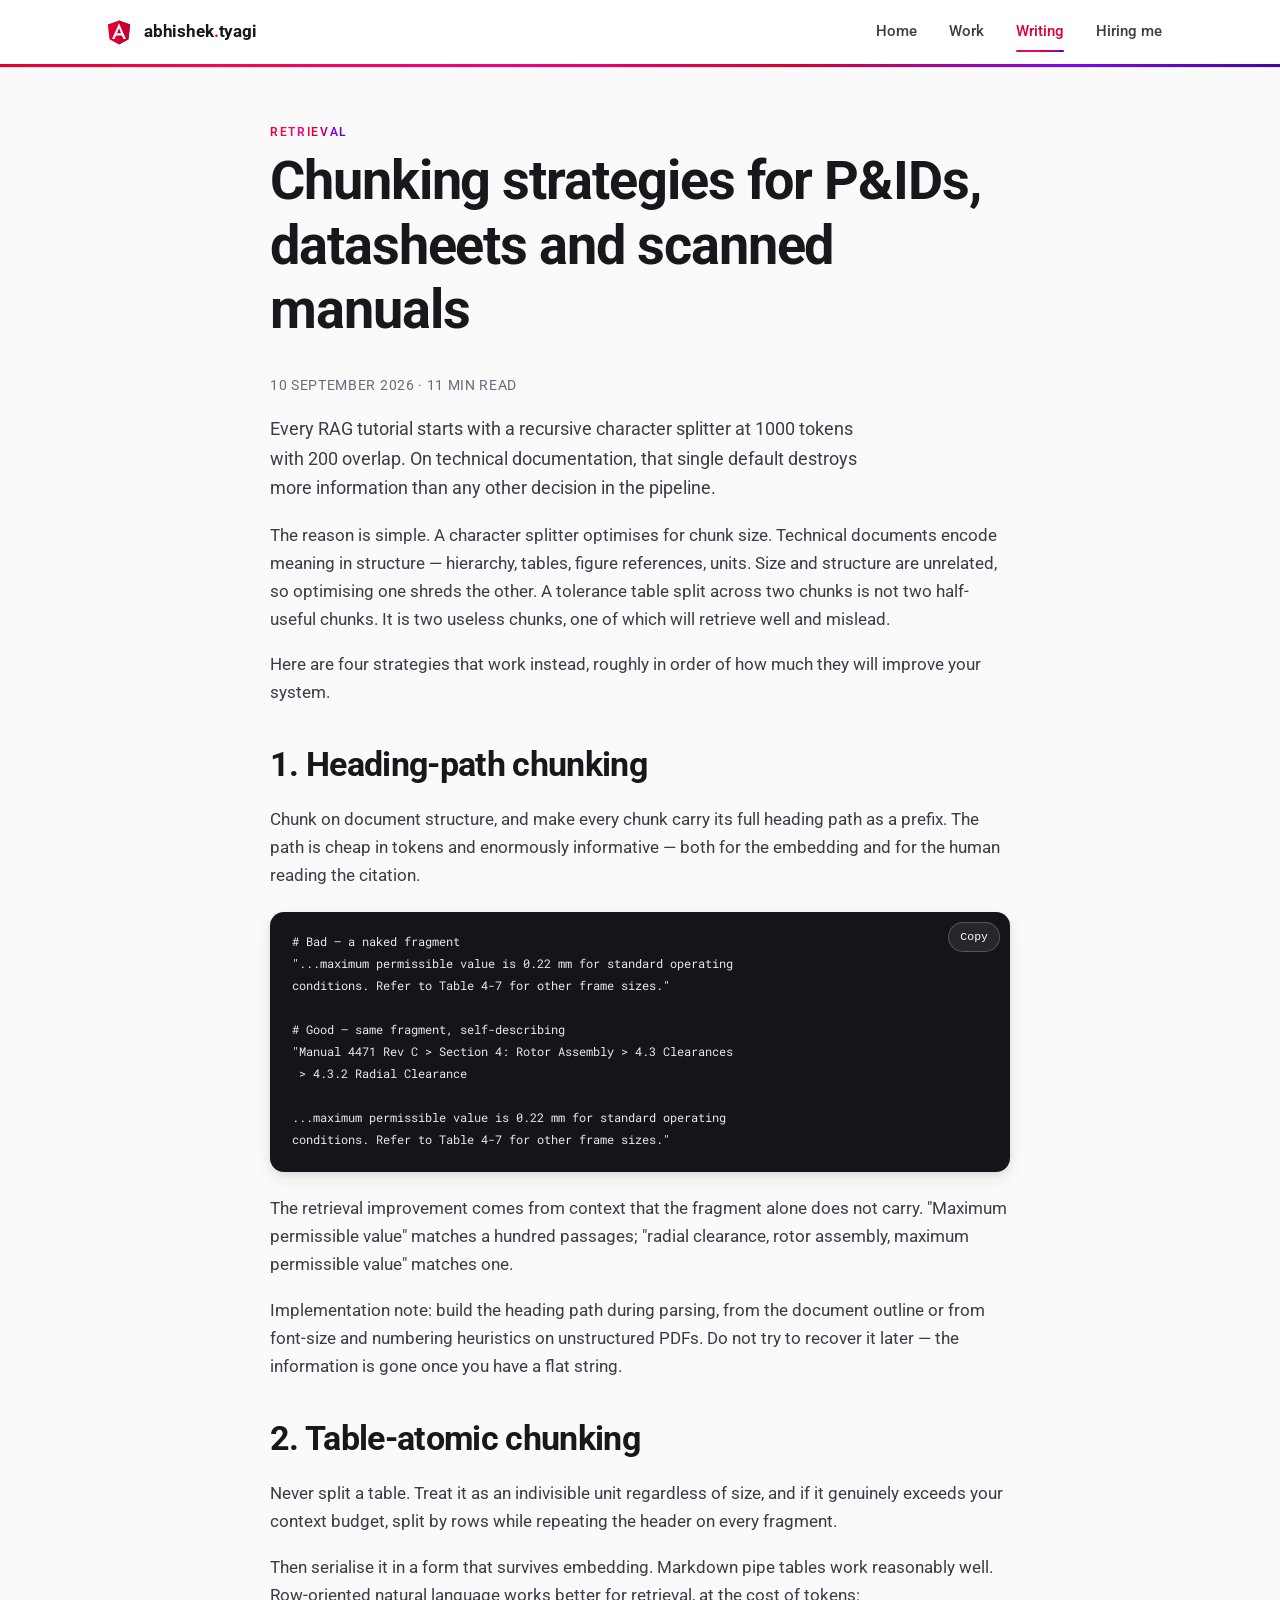
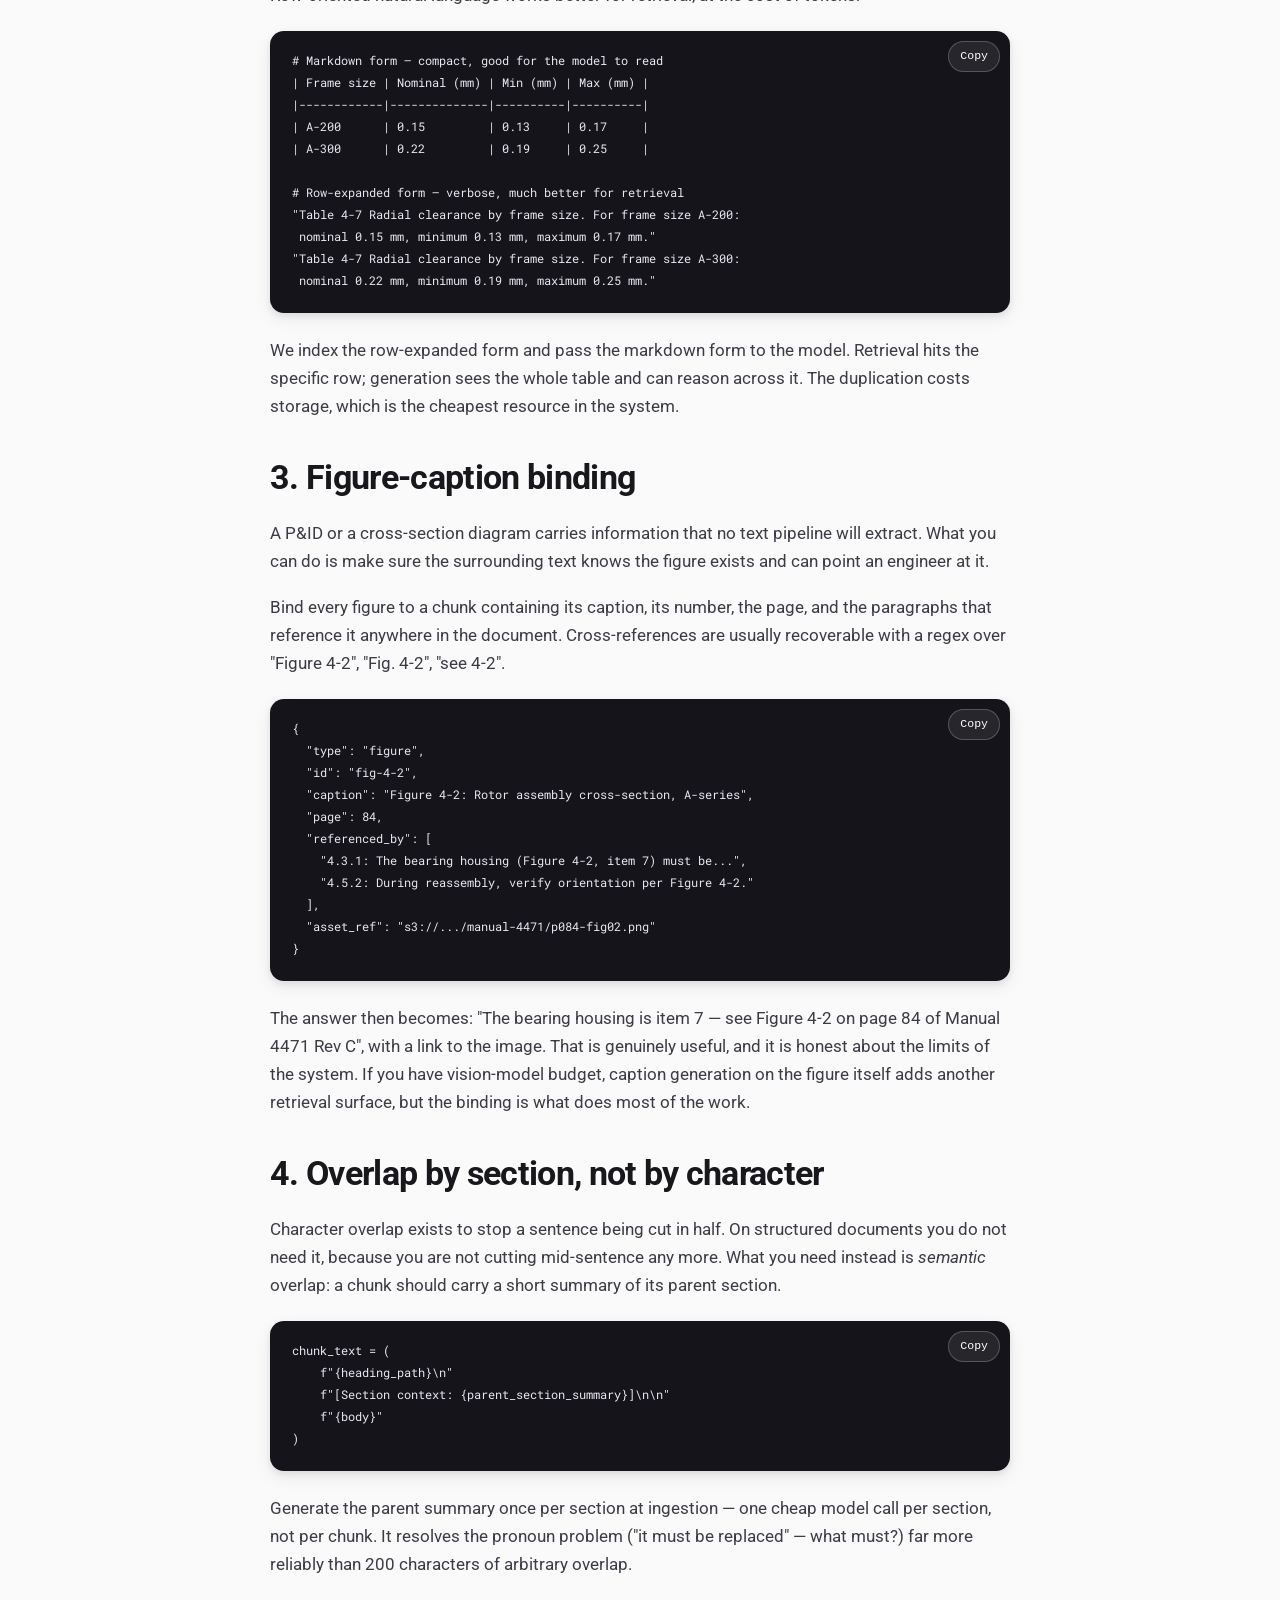
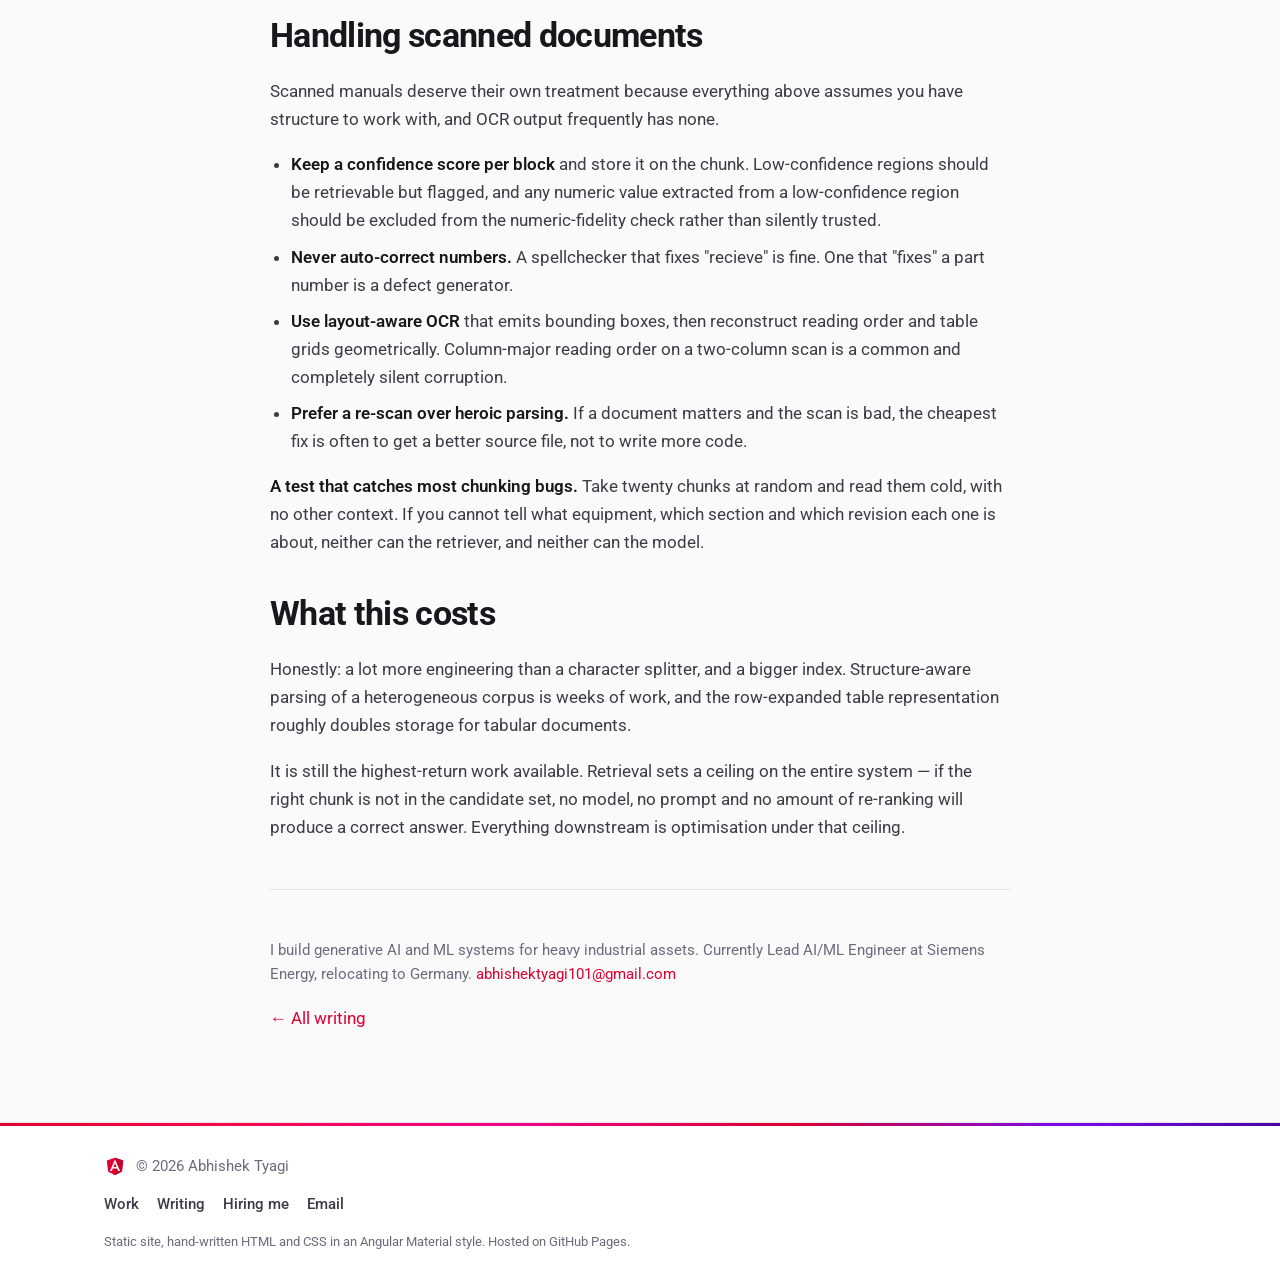
<file: blog/chunking-strategies-for-technical-documents.html>
<!DOCTYPE html>
<html lang="en">
<head>
<meta charset="utf-8">
<meta name="viewport" content="width=device-width, initial-scale=1">
<title>Chunking strategies for P&amp;IDs, datasheets and scanned manuals</title>
<meta name="description" content="Recursive character splitting destroys the structure engineers need. Four chunking strategies for technical documents: heading-path, table-atomic, figure-caption binding and overlap by section.">
<link rel="canonical" href="https://abhishektyagi101.github.io/portfolio/blog/chunking-strategies-for-technical-documents.html">
<meta property="og:type" content="article">
<meta property="og:title" content="Chunking strategies for P&amp;IDs, datasheets and scanned manuals">
<meta name="theme-color" content="#dd0031">
<link rel="preconnect" href="https://fonts.googleapis.com">
<link rel="preconnect" href="https://fonts.gstatic.com" crossorigin>
<link rel="stylesheet" href="https://fonts.googleapis.com/css2?family=Roboto+Mono:wght@400&family=Roboto:wght@300;400;500;700&display=swap">
<link rel="stylesheet" href="../assets/css/style.css">
<link rel="icon" href="../assets/img/angular.svg" type="image/svg+xml">
<script type="application/ld+json">
{"@context":"https://schema.org","@type":"BlogPosting",
"headline":"Chunking strategies for P&IDs, datasheets and scanned manuals",
"author":{"@type":"Person","name":"Abhishek Tyagi"},
"datePublished":"2026-09-10","inLanguage":"en"}
</script>
</head>
<body>
<a class="skip" href="#main">Skip to content</a>

<header class="toolbar">
  <div class="wrap bar">
    <a class="brand" href="../index.html">
      <img class="ng-shield" src="../assets/img/angular.svg" alt="" width="30" height="30">
      <span>abhishek<span class="accent">.</span>tyagi</span>
    </a>
    <button class="nav-toggle" type="button" aria-expanded="false" aria-controls="site-nav" aria-label="Toggle navigation">
      <span></span><span></span><span></span>
    </button>
    <nav class="site-nav" id="site-nav">
      <a href="../index.html">Home</a>
      <a href="../work.html">Work</a>
      <a href="../writing.html" aria-current="page">Writing</a>
      <a href="../looking-for.html">Hiring me</a>
    </nav>
  </div>
</header>

<main id="main" class="wrap">
<article class="post">
  <p class="eyebrow">Retrieval</p>
  <h1>Chunking strategies for P&amp;IDs, datasheets and scanned manuals</h1>
  <p class="post-meta">10 September 2026 · 11 min read</p>

  <p class="lede">
    Every RAG tutorial starts with a recursive character splitter at 1000 tokens with 200 overlap. On
    technical documentation, that single default destroys more information than any other decision in the
    pipeline.
  </p>

  <p>
    The reason is simple. A character splitter optimises for chunk size. Technical documents encode meaning
    in structure — hierarchy, tables, figure references, units. Size and structure are unrelated, so
    optimising one shreds the other. A tolerance table split across two chunks is not two half-useful chunks.
    It is two useless chunks, one of which will retrieve well and mislead.
  </p>

  <p>
    Here are four strategies that work instead, roughly in order of how much they will improve your system.
  </p>

  <h2>1. Heading-path chunking</h2>

  <p>
    Chunk on document structure, and make every chunk carry its full heading path as a prefix. The path is
    cheap in tokens and enormously informative — both for the embedding and for the human reading the
    citation.
  </p>

<pre><code># Bad — a naked fragment
"...maximum permissible value is 0.22 mm for standard operating
conditions. Refer to Table 4-7 for other frame sizes."

# Good — same fragment, self-describing
"Manual 4471 Rev C &gt; Section 4: Rotor Assembly &gt; 4.3 Clearances
 &gt; 4.3.2 Radial Clearance

...maximum permissible value is 0.22 mm for standard operating
conditions. Refer to Table 4-7 for other frame sizes."</code></pre>

  <p>
    The retrieval improvement comes from context that the fragment alone does not carry. "Maximum permissible
    value" matches a hundred passages; "radial clearance, rotor assembly, maximum permissible value" matches
    one.
  </p>

  <p>
    Implementation note: build the heading path during parsing, from the document outline or from font-size
    and numbering heuristics on unstructured PDFs. Do not try to recover it later — the information is gone
    once you have a flat string.
  </p>

  <h2>2. Table-atomic chunking</h2>

  <p>
    Never split a table. Treat it as an indivisible unit regardless of size, and if it genuinely exceeds your
    context budget, split by rows while repeating the header on every fragment.
  </p>

  <p>
    Then serialise it in a form that survives embedding. Markdown pipe tables work reasonably well.
    Row-oriented natural language works better for retrieval, at the cost of tokens:
  </p>

<pre><code># Markdown form — compact, good for the model to read
| Frame size | Nominal (mm) | Min (mm) | Max (mm) |
|------------|--------------|----------|----------|
| A-200      | 0.15         | 0.13     | 0.17     |
| A-300      | 0.22         | 0.19     | 0.25     |

# Row-expanded form — verbose, much better for retrieval
"Table 4-7 Radial clearance by frame size. For frame size A-200:
 nominal 0.15 mm, minimum 0.13 mm, maximum 0.17 mm."
"Table 4-7 Radial clearance by frame size. For frame size A-300:
 nominal 0.22 mm, minimum 0.19 mm, maximum 0.25 mm."</code></pre>

  <p>
    We index the row-expanded form and pass the markdown form to the model. Retrieval hits the specific row;
    generation sees the whole table and can reason across it. The duplication costs storage, which is the
    cheapest resource in the system.
  </p>

  <h2>3. Figure-caption binding</h2>

  <p>
    A P&amp;ID or a cross-section diagram carries information that no text pipeline will extract. What you
    can do is make sure the surrounding text knows the figure exists and can point an engineer at it.
  </p>

  <p>
    Bind every figure to a chunk containing its caption, its number, the page, and the paragraphs that
    reference it anywhere in the document. Cross-references are usually recoverable with a regex over
    "Figure 4-2", "Fig. 4-2", "see 4-2".
  </p>

<pre><code>{
  "type": "figure",
  "id": "fig-4-2",
  "caption": "Figure 4-2: Rotor assembly cross-section, A-series",
  "page": 84,
  "referenced_by": [
    "4.3.1: The bearing housing (Figure 4-2, item 7) must be...",
    "4.5.2: During reassembly, verify orientation per Figure 4-2."
  ],
  "asset_ref": "s3://.../manual-4471/p084-fig02.png"
}</code></pre>

  <p>
    The answer then becomes: "The bearing housing is item 7 — see Figure 4-2 on page 84 of Manual 4471 Rev
    C", with a link to the image. That is genuinely useful, and it is honest about the limits of the system.
    If you have vision-model budget, caption generation on the figure itself adds another retrieval surface,
    but the binding is what does most of the work.
  </p>

  <h2>4. Overlap by section, not by character</h2>

  <p>
    Character overlap exists to stop a sentence being cut in half. On structured documents you do not need
    it, because you are not cutting mid-sentence any more. What you need instead is <em>semantic</em>
    overlap: a chunk should carry a short summary of its parent section.
  </p>

<pre><code>chunk_text = (
    f"{heading_path}\n"
    f"[Section context: {parent_section_summary}]\n\n"
    f"{body}"
)</code></pre>

  <p>
    Generate the parent summary once per section at ingestion — one cheap model call per section, not per
    chunk. It resolves the pronoun problem ("it must be replaced" — what must?) far more reliably than 200
    characters of arbitrary overlap.
  </p>

  <h2>Handling scanned documents</h2>

  <p>
    Scanned manuals deserve their own treatment because everything above assumes you have structure to work
    with, and OCR output frequently has none.
  </p>

  <ul>
    <li><strong>Keep a confidence score per block</strong> and store it on the chunk. Low-confidence regions should be
      retrievable but flagged, and any numeric value extracted from a low-confidence region should be
      excluded from the numeric-fidelity check rather than silently trusted.</li>
    <li><strong>Never auto-correct numbers.</strong> A spellchecker that fixes "recieve" is fine. One that "fixes" a
      part number is a defect generator.</li>
    <li><strong>Use layout-aware OCR</strong> that emits bounding boxes, then reconstruct reading order and table grids
      geometrically. Column-major reading order on a two-column scan is a common and completely silent
      corruption.</li>
    <li><strong>Prefer a re-scan over heroic parsing.</strong> If a document matters and the scan is bad, the cheapest
      fix is often to get a better source file, not to write more code.</li>
  </ul>

  <div class="callout">
    <p><strong>A test that catches most chunking bugs.</strong> Take twenty chunks at random and read them cold, with
    no other context. If you cannot tell what equipment, which section and which revision each one is about,
    neither can the retriever, and neither can the model.</p>
  </div>

  <h2>What this costs</h2>

  <p>
    Honestly: a lot more engineering than a character splitter, and a bigger index. Structure-aware parsing
    of a heterogeneous corpus is weeks of work, and the row-expanded table representation roughly doubles
    storage for tabular documents.
  </p>

  <p>
    It is still the highest-return work available. Retrieval sets a ceiling on the entire system — if the
    right chunk is not in the candidate set, no model, no prompt and no amount of re-ranking will produce a
    correct answer. Everything downstream is optimisation under that ceiling.
  </p>

  <hr>
  <p class="small muted">
    I build generative AI and ML systems for heavy industrial assets. Currently Lead AI/ML Engineer at
    Siemens Energy, relocating to Germany.
    <a href="mailto:abhishektyagi101@gmail.com">abhishektyagi101@gmail.com</a>
  </p>
  <p><a href="../writing.html">← All writing</a></p>
</article>
</main>

<footer class="site-footer">
  <div class="wrap foot">
    <div class="foot-brand">
      <img class="ng-shield sm" src="../assets/img/angular.svg" alt="" width="22" height="22">
      <span>&copy; <span id="yr">2026</span> Abhishek Tyagi</span>
    </div>
    <nav class="foot-nav">
      <a href="../work.html">Work</a>
      <a href="../writing.html">Writing</a>
      <a href="../looking-for.html">Hiring me</a>
      <a href="mailto:abhishektyagi101@gmail.com">Email</a>
    </nav>
    <p class="foot-note">Static site, hand-written HTML and CSS in an Angular Material style. Hosted on GitHub Pages.</p>
  </div>
</footer>
<script src="../assets/js/main.js" defer></script>
</body>
</html>
</file>
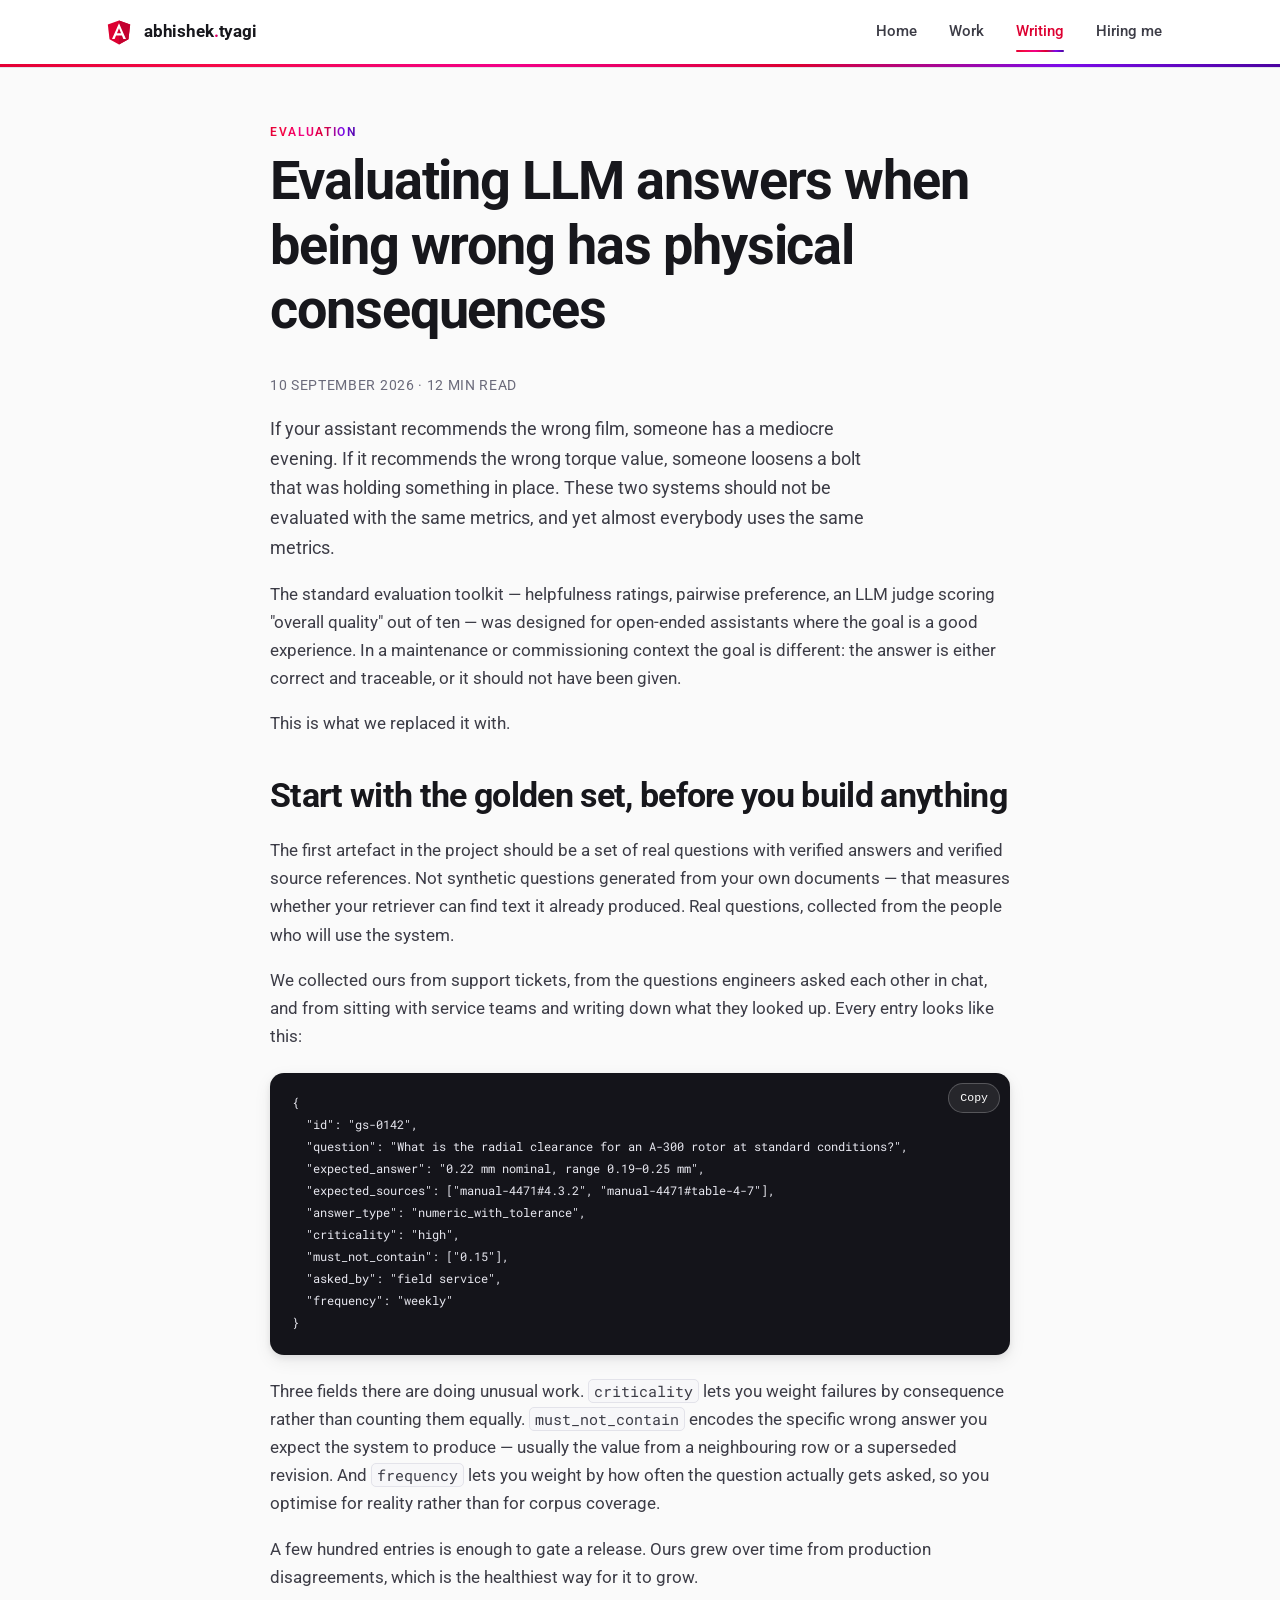
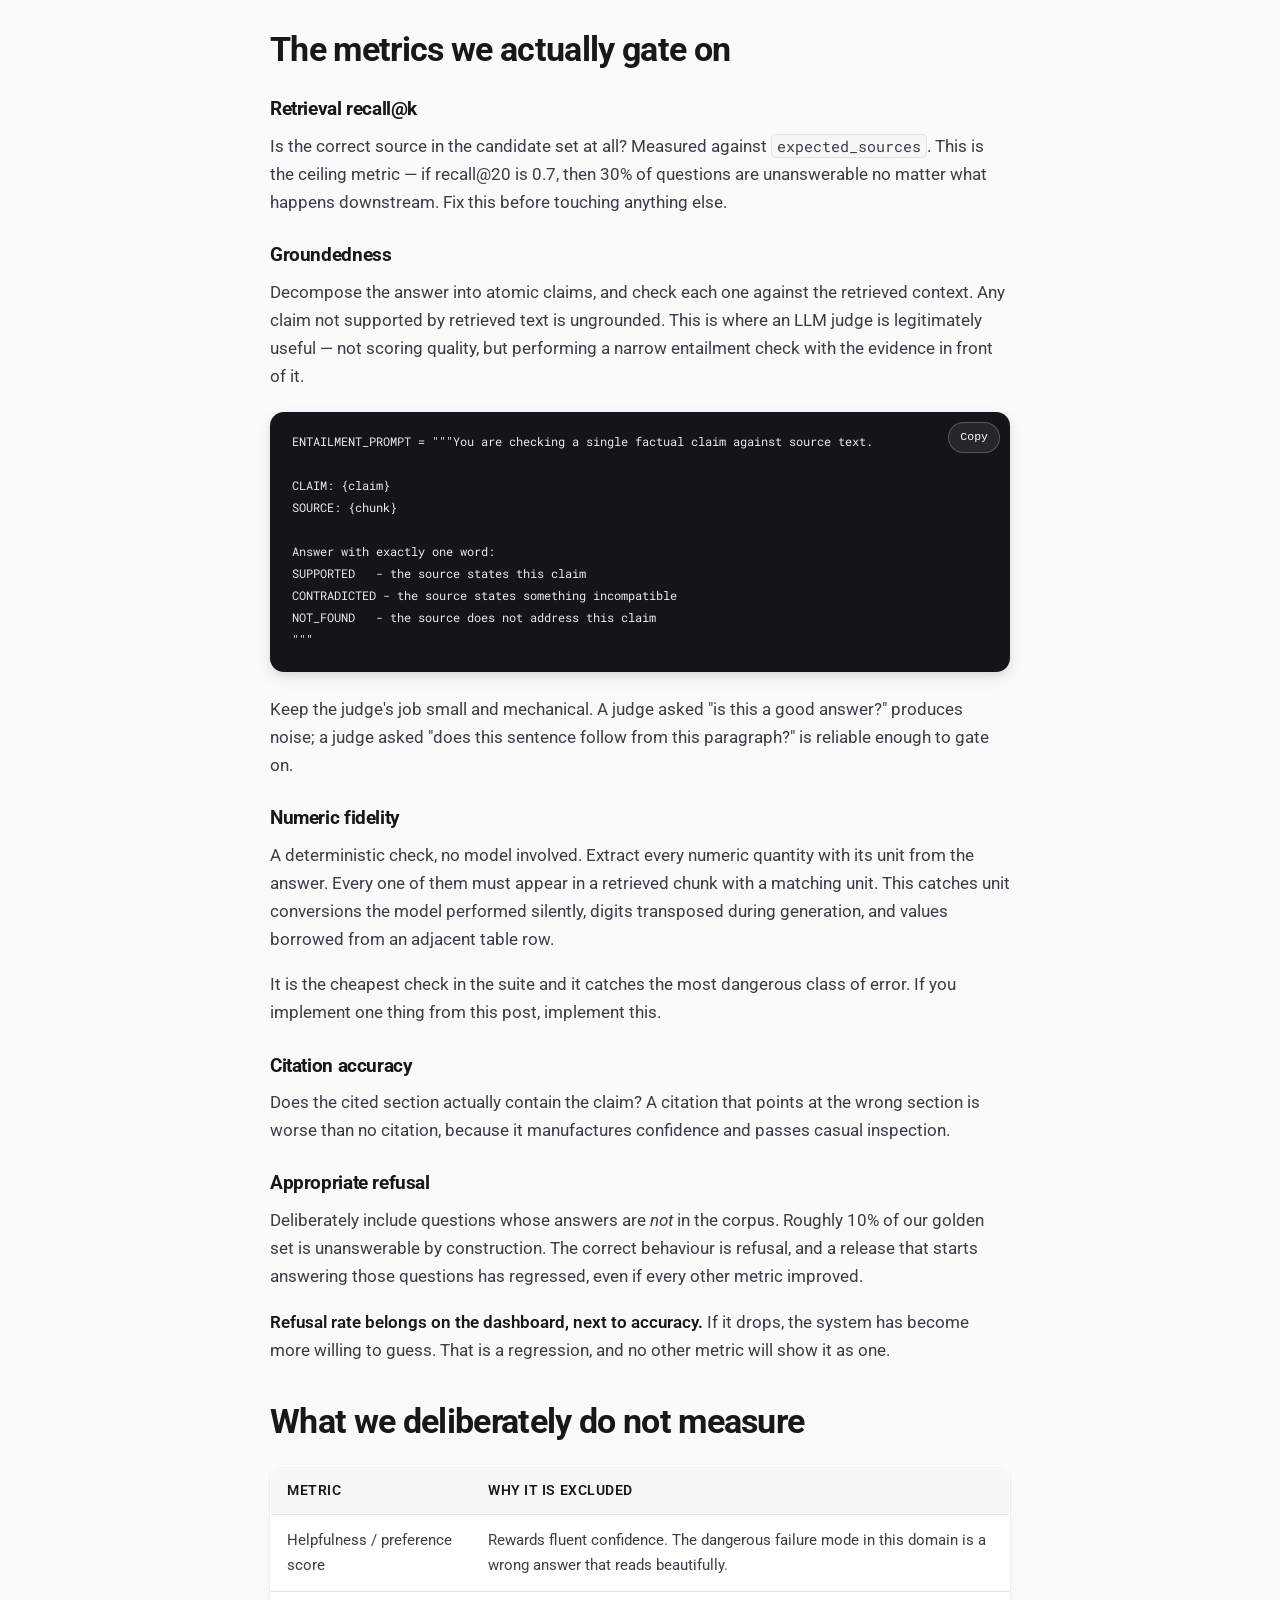
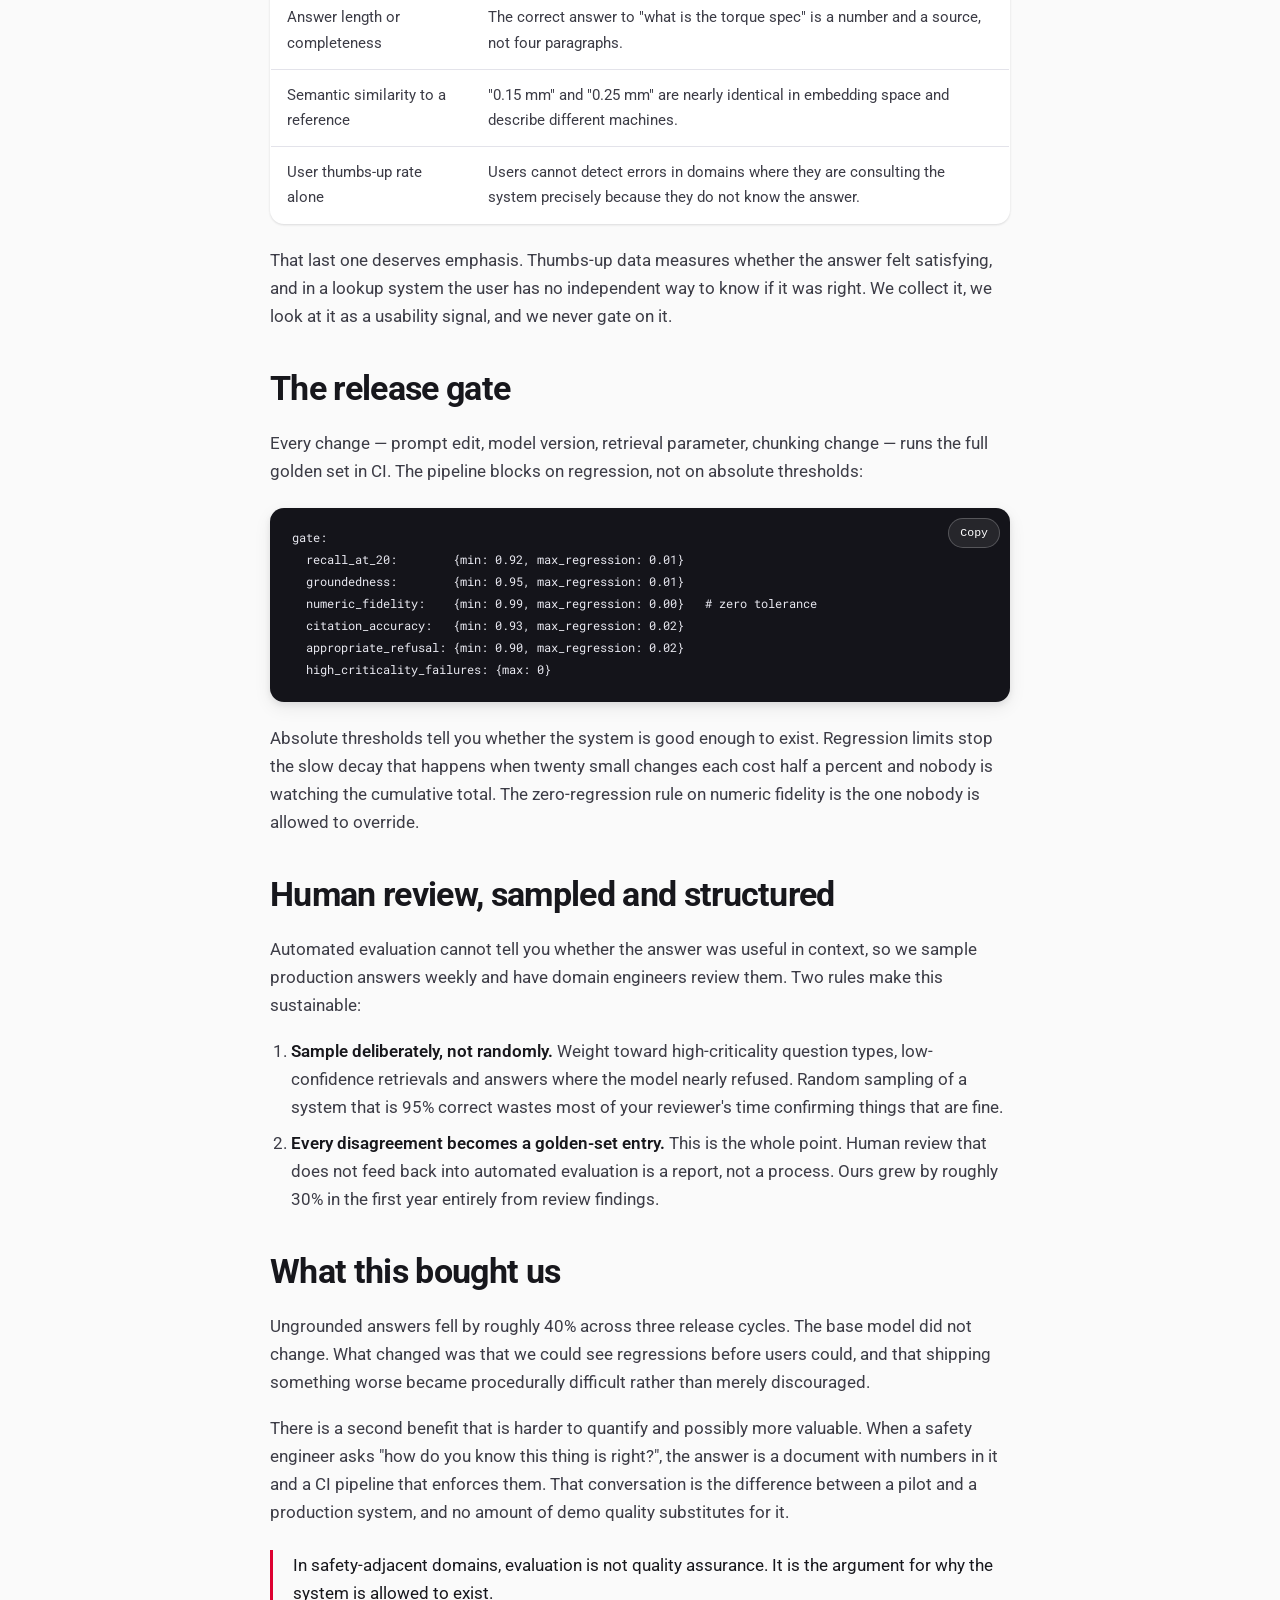
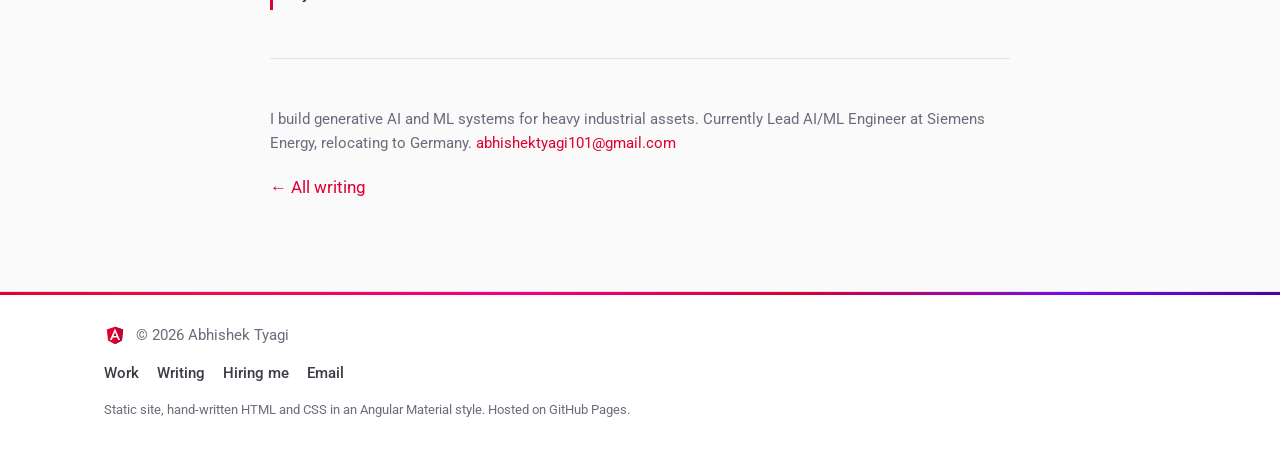
<file: blog/evaluating-llm-answers-when-being-wrong-has-physical-consequences.html>
<!DOCTYPE html>
<html lang="en">
<head>
<meta charset="utf-8">
<meta name="viewport" content="width=device-width, initial-scale=1">
<title>Evaluating LLM answers when being wrong has physical consequences</title>
<meta name="description" content="Helpfulness scores are the wrong metric when the answer is a torque value. How to build a golden set, what to gate releases on, and why refusal rate belongs on the dashboard.">
<link rel="canonical" href="https://abhishektyagi101.github.io/portfolio/blog/evaluating-llm-answers-when-being-wrong-has-physical-consequences.html">
<meta property="og:type" content="article">
<meta property="og:title" content="Evaluating LLM answers when being wrong has physical consequences">
<meta name="theme-color" content="#dd0031">
<link rel="preconnect" href="https://fonts.googleapis.com">
<link rel="preconnect" href="https://fonts.gstatic.com" crossorigin>
<link rel="stylesheet" href="https://fonts.googleapis.com/css2?family=Roboto+Mono:wght@400&family=Roboto:wght@300;400;500;700&display=swap">
<link rel="stylesheet" href="../assets/css/style.css">
<link rel="icon" href="../assets/img/angular.svg" type="image/svg+xml">
<script type="application/ld+json">
{"@context":"https://schema.org","@type":"BlogPosting",
"headline":"Evaluating LLM answers when being wrong has physical consequences",
"author":{"@type":"Person","name":"Abhishek Tyagi"},
"datePublished":"2026-09-10","inLanguage":"en"}
</script>
</head>
<body>
<a class="skip" href="#main">Skip to content</a>

<header class="toolbar">
  <div class="wrap bar">
    <a class="brand" href="../index.html">
      <img class="ng-shield" src="../assets/img/angular.svg" alt="" width="30" height="30">
      <span>abhishek<span class="accent">.</span>tyagi</span>
    </a>
    <button class="nav-toggle" type="button" aria-expanded="false" aria-controls="site-nav" aria-label="Toggle navigation">
      <span></span><span></span><span></span>
    </button>
    <nav class="site-nav" id="site-nav">
      <a href="../index.html">Home</a>
      <a href="../work.html">Work</a>
      <a href="../writing.html" aria-current="page">Writing</a>
      <a href="../looking-for.html">Hiring me</a>
    </nav>
  </div>
</header>

<main id="main" class="wrap">
<article class="post">
  <p class="eyebrow">Evaluation</p>
  <h1>Evaluating LLM answers when being wrong has physical consequences</h1>
  <p class="post-meta">10 September 2026 · 12 min read</p>

  <p class="lede">
    If your assistant recommends the wrong film, someone has a mediocre evening. If it recommends the wrong
    torque value, someone loosens a bolt that was holding something in place. These two systems should not be
    evaluated with the same metrics, and yet almost everybody uses the same metrics.
  </p>

  <p>
    The standard evaluation toolkit — helpfulness ratings, pairwise preference, an LLM judge scoring
    "overall quality" out of ten — was designed for open-ended assistants where the goal is a good
    experience. In a maintenance or commissioning context the goal is different: the answer is either correct
    and traceable, or it should not have been given.
  </p>

  <p>
    This is what we replaced it with.
  </p>

  <h2>Start with the golden set, before you build anything</h2>

  <p>
    The first artefact in the project should be a set of real questions with verified answers and verified
    source references. Not synthetic questions generated from your own documents — that measures whether your
    retriever can find text it already produced. Real questions, collected from the people who will use the
    system.
  </p>

  <p>
    We collected ours from support tickets, from the questions engineers asked each other in chat, and from
    sitting with service teams and writing down what they looked up. Every entry looks like this:
  </p>

<pre><code>{
  "id": "gs-0142",
  "question": "What is the radial clearance for an A-300 rotor at standard conditions?",
  "expected_answer": "0.22 mm nominal, range 0.19–0.25 mm",
  "expected_sources": ["manual-4471#4.3.2", "manual-4471#table-4-7"],
  "answer_type": "numeric_with_tolerance",
  "criticality": "high",
  "must_not_contain": ["0.15"],
  "asked_by": "field service",
  "frequency": "weekly"
}</code></pre>

  <p>
    Three fields there are doing unusual work. <code>criticality</code> lets you weight failures by consequence
    rather than counting them equally. <code>must_not_contain</code> encodes the specific wrong answer you expect
    the system to produce — usually the value from a neighbouring row or a superseded revision. And
    <code>frequency</code> lets you weight by how often the question actually gets asked, so you optimise for
    reality rather than for corpus coverage.
  </p>

  <p>
    A few hundred entries is enough to gate a release. Ours grew over time from production disagreements,
    which is the healthiest way for it to grow.
  </p>

  <h2>The metrics we actually gate on</h2>

  <h3>Retrieval recall@k</h3>
  <p>
    Is the correct source in the candidate set at all? Measured against <code>expected_sources</code>. This is
    the ceiling metric — if recall@20 is 0.7, then 30% of questions are unanswerable no matter what happens
    downstream. Fix this before touching anything else.
  </p>

  <h3>Groundedness</h3>
  <p>
    Decompose the answer into atomic claims, and check each one against the retrieved context. Any claim not
    supported by retrieved text is ungrounded. This is where an LLM judge is legitimately useful — not
    scoring quality, but performing a narrow entailment check with the evidence in front of it.
  </p>

<pre><code>ENTAILMENT_PROMPT = """You are checking a single factual claim against source text.

CLAIM: {claim}
SOURCE: {chunk}

Answer with exactly one word:
SUPPORTED   - the source states this claim
CONTRADICTED - the source states something incompatible
NOT_FOUND   - the source does not address this claim
"""</code></pre>

  <p>
    Keep the judge's job small and mechanical. A judge asked "is this a good answer?" produces noise; a judge
    asked "does this sentence follow from this paragraph?" is reliable enough to gate on.
  </p>

  <h3>Numeric fidelity</h3>
  <p>
    A deterministic check, no model involved. Extract every numeric quantity with its unit from the answer.
    Every one of them must appear in a retrieved chunk with a matching unit. This catches unit conversions
    the model performed silently, digits transposed during generation, and values borrowed from an adjacent
    table row.
  </p>

  <p>
    It is the cheapest check in the suite and it catches the most dangerous class of error. If you implement
    one thing from this post, implement this.
  </p>

  <h3>Citation accuracy</h3>
  <p>
    Does the cited section actually contain the claim? A citation that points at the wrong section is worse
    than no citation, because it manufactures confidence and passes casual inspection.
  </p>

  <h3>Appropriate refusal</h3>
  <p>
    Deliberately include questions whose answers are <em>not</em> in the corpus. Roughly 10% of our golden set
    is unanswerable by construction. The correct behaviour is refusal, and a release that starts answering
    those questions has regressed, even if every other metric improved.
  </p>

  <div class="callout">
    <p><strong>Refusal rate belongs on the dashboard, next to accuracy.</strong> If it drops, the system has become
    more willing to guess. That is a regression, and no other metric will show it as one.</p>
  </div>

  <h2>What we deliberately do not measure</h2>

  <table>
    <tr><th>Metric</th><th>Why it is excluded</th></tr>
    <tr><td>Helpfulness / preference score</td><td>Rewards fluent confidence. The dangerous failure mode in this domain is a wrong answer that reads beautifully.</td></tr>
    <tr><td>Answer length or completeness</td><td>The correct answer to "what is the torque spec" is a number and a source, not four paragraphs.</td></tr>
    <tr><td>Semantic similarity to a reference</td><td>"0.15 mm" and "0.25 mm" are nearly identical in embedding space and describe different machines.</td></tr>
    <tr><td>User thumbs-up rate alone</td><td>Users cannot detect errors in domains where they are consulting the system precisely because they do not know the answer.</td></tr>
  </table>

  <p>
    That last one deserves emphasis. Thumbs-up data measures whether the answer felt satisfying, and in a
    lookup system the user has no independent way to know if it was right. We collect it, we look at it as a
    usability signal, and we never gate on it.
  </p>

  <h2>The release gate</h2>

  <p>
    Every change — prompt edit, model version, retrieval parameter, chunking change — runs the full golden set
    in CI. The pipeline blocks on regression, not on absolute thresholds:
  </p>

<pre><code>gate:
  recall_at_20:        {min: 0.92, max_regression: 0.01}
  groundedness:        {min: 0.95, max_regression: 0.01}
  numeric_fidelity:    {min: 0.99, max_regression: 0.00}   # zero tolerance
  citation_accuracy:   {min: 0.93, max_regression: 0.02}
  appropriate_refusal: {min: 0.90, max_regression: 0.02}
  high_criticality_failures: {max: 0}</code></pre>

  <p>
    Absolute thresholds tell you whether the system is good enough to exist. Regression limits stop the slow
    decay that happens when twenty small changes each cost half a percent and nobody is watching the
    cumulative total. The zero-regression rule on numeric fidelity is the one nobody is allowed to override.
  </p>

  <h2>Human review, sampled and structured</h2>

  <p>
    Automated evaluation cannot tell you whether the answer was useful in context, so we sample production
    answers weekly and have domain engineers review them. Two rules make this sustainable:
  </p>

  <ol>
    <li><strong>Sample deliberately, not randomly.</strong> Weight toward high-criticality question types,
      low-confidence retrievals and answers where the model nearly refused. Random sampling of a system that
      is 95% correct wastes most of your reviewer's time confirming things that are fine.</li>
    <li><strong>Every disagreement becomes a golden-set entry.</strong> This is the whole point. Human review that
      does not feed back into automated evaluation is a report, not a process. Ours grew by roughly 30% in
      the first year entirely from review findings.</li>
  </ol>

  <h2>What this bought us</h2>

  <p>
    Ungrounded answers fell by roughly 40% across three release cycles. The base model did not change. What
    changed was that we could see regressions before users could, and that shipping something worse became
    procedurally difficult rather than merely discouraged.
  </p>

  <p>
    There is a second benefit that is harder to quantify and possibly more valuable. When a safety engineer
    asks "how do you know this thing is right?", the answer is a document with numbers in it and a CI
    pipeline that enforces them. That conversation is the difference between a pilot and a production system,
    and no amount of demo quality substitutes for it.
  </p>

  <blockquote>
    In safety-adjacent domains, evaluation is not quality assurance. It is the argument for why the system is
    allowed to exist.
  </blockquote>

  <hr>
  <p class="small muted">
    I build generative AI and ML systems for heavy industrial assets. Currently Lead AI/ML Engineer at
    Siemens Energy, relocating to Germany.
    <a href="mailto:abhishektyagi101@gmail.com">abhishektyagi101@gmail.com</a>
  </p>
  <p><a href="../writing.html">← All writing</a></p>
</article>
</main>

<footer class="site-footer">
  <div class="wrap foot">
    <div class="foot-brand">
      <img class="ng-shield sm" src="../assets/img/angular.svg" alt="" width="22" height="22">
      <span>&copy; <span id="yr">2026</span> Abhishek Tyagi</span>
    </div>
    <nav class="foot-nav">
      <a href="../work.html">Work</a>
      <a href="../writing.html">Writing</a>
      <a href="../looking-for.html">Hiring me</a>
      <a href="mailto:abhishektyagi101@gmail.com">Email</a>
    </nav>
    <p class="foot-note">Static site, hand-written HTML and CSS in an Angular Material style. Hosted on GitHub Pages.</p>
  </div>
</footer>
<script src="../assets/js/main.js" defer></script>
</body>
</html>
</file>
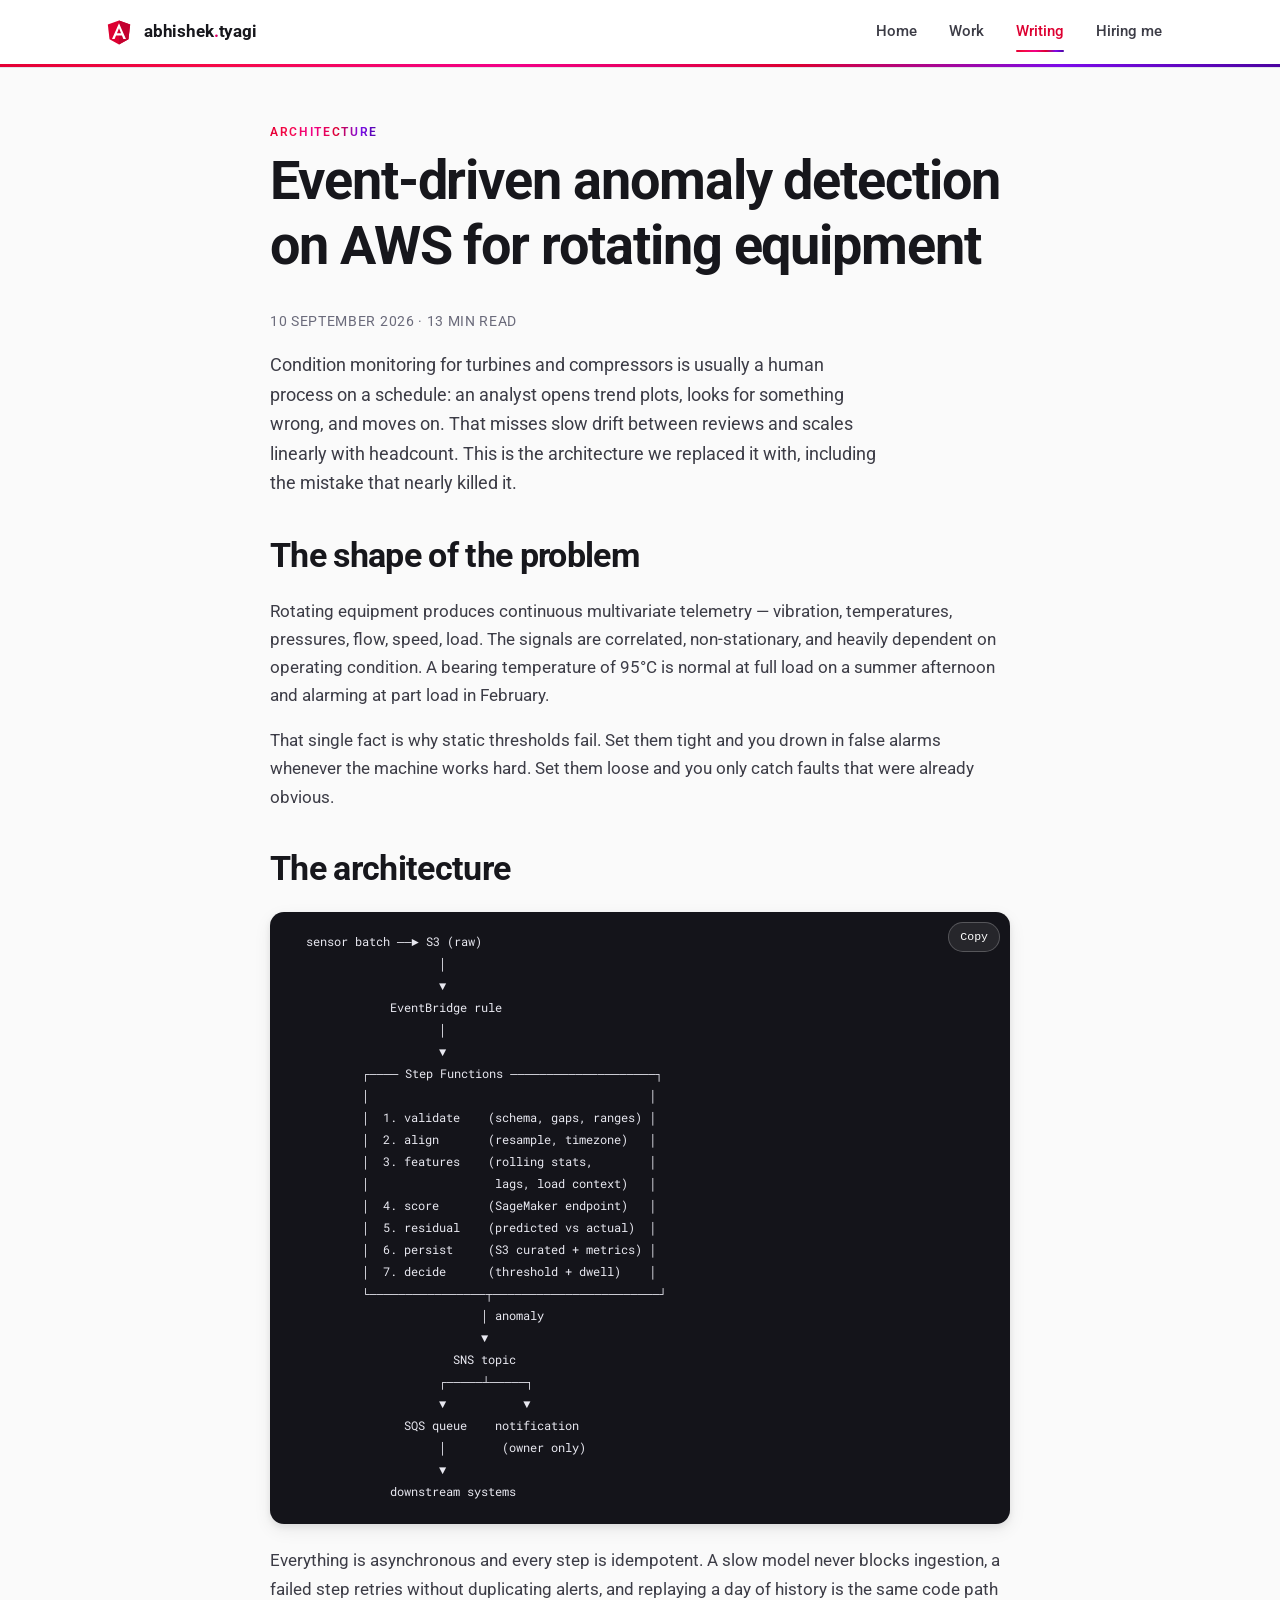
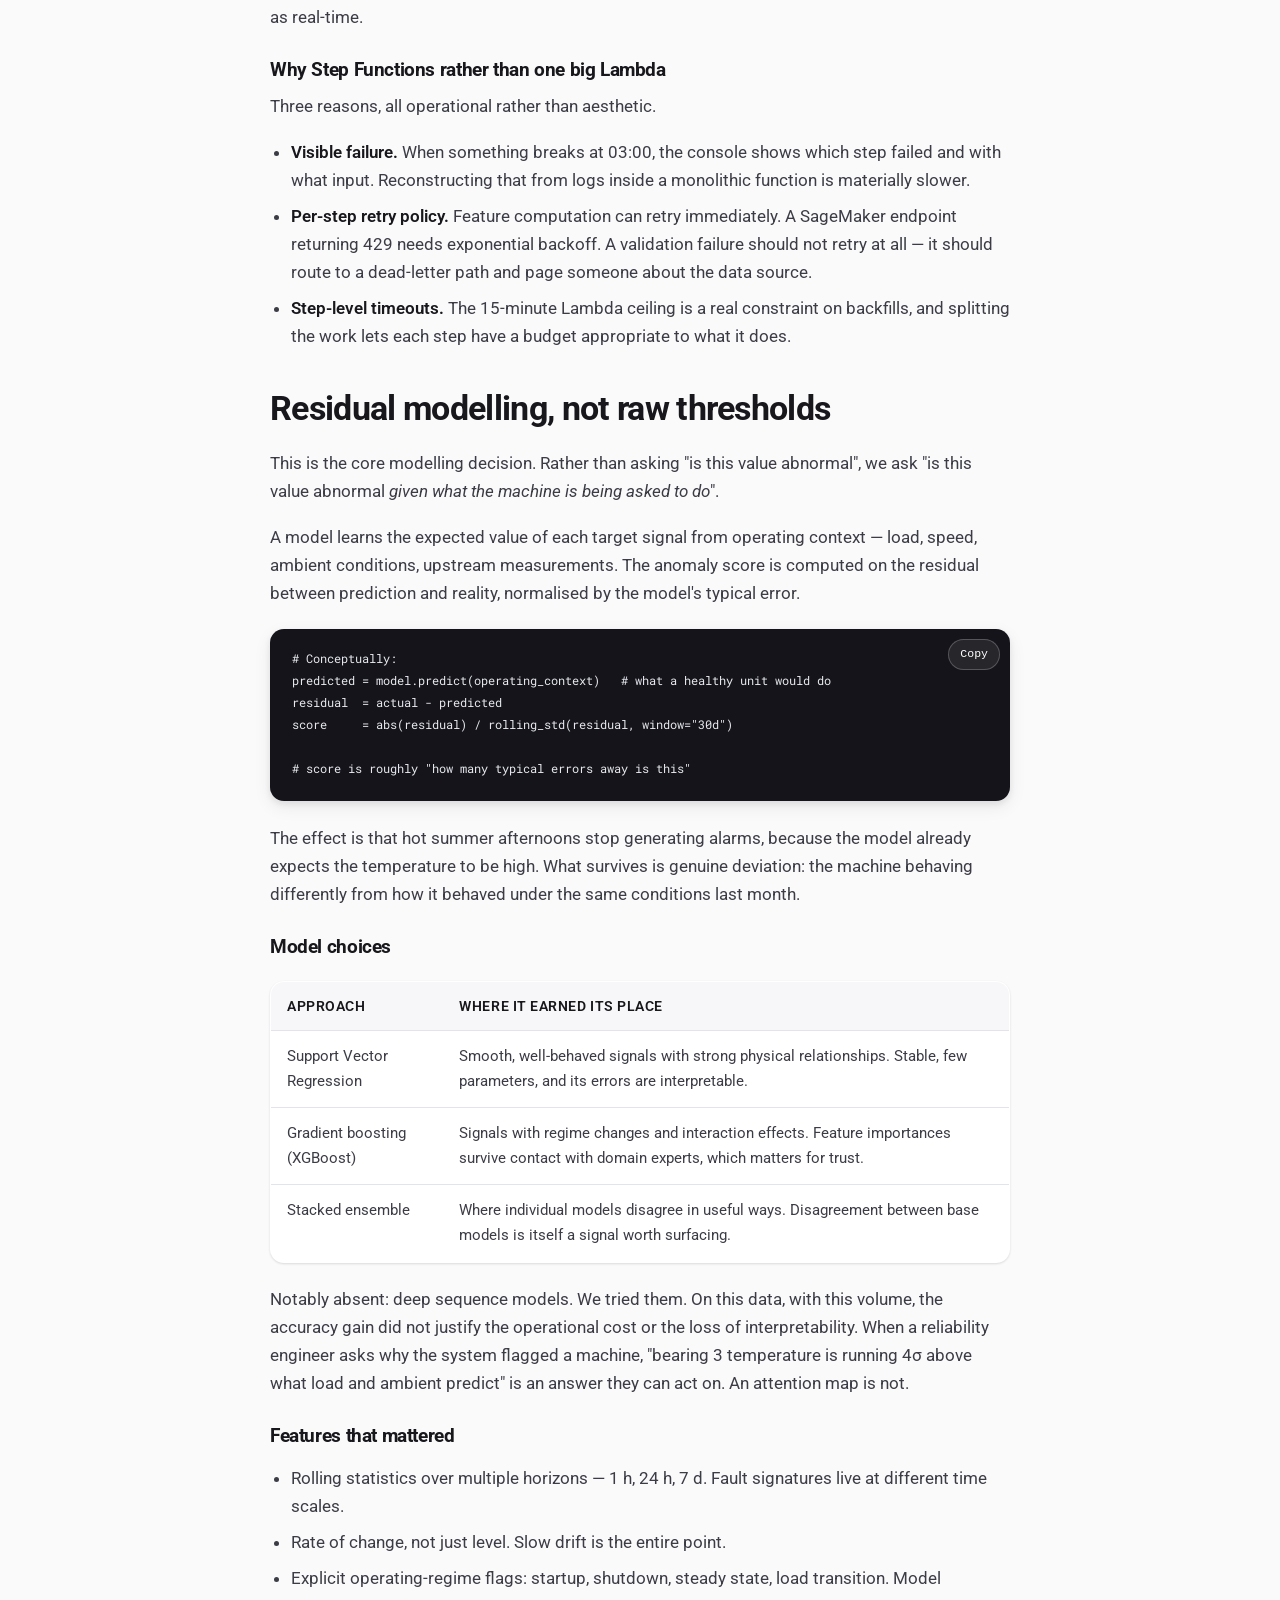
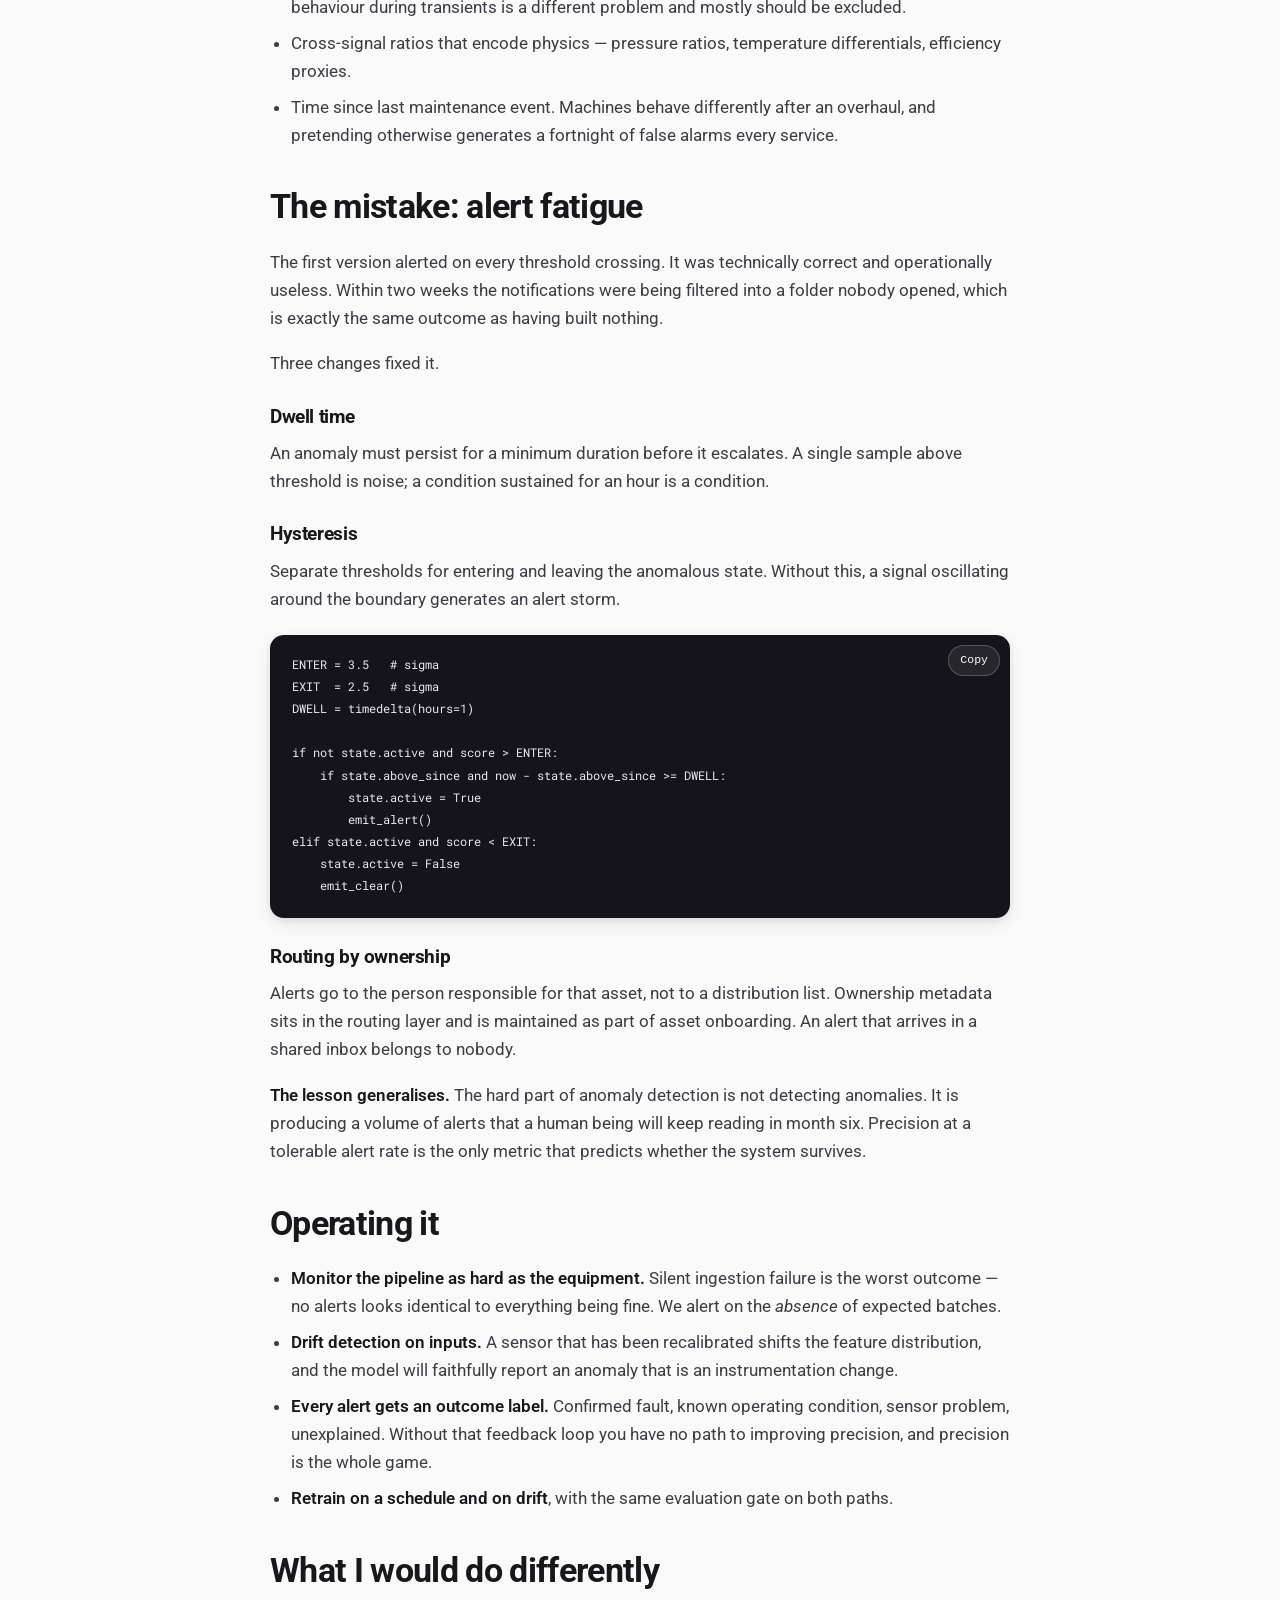
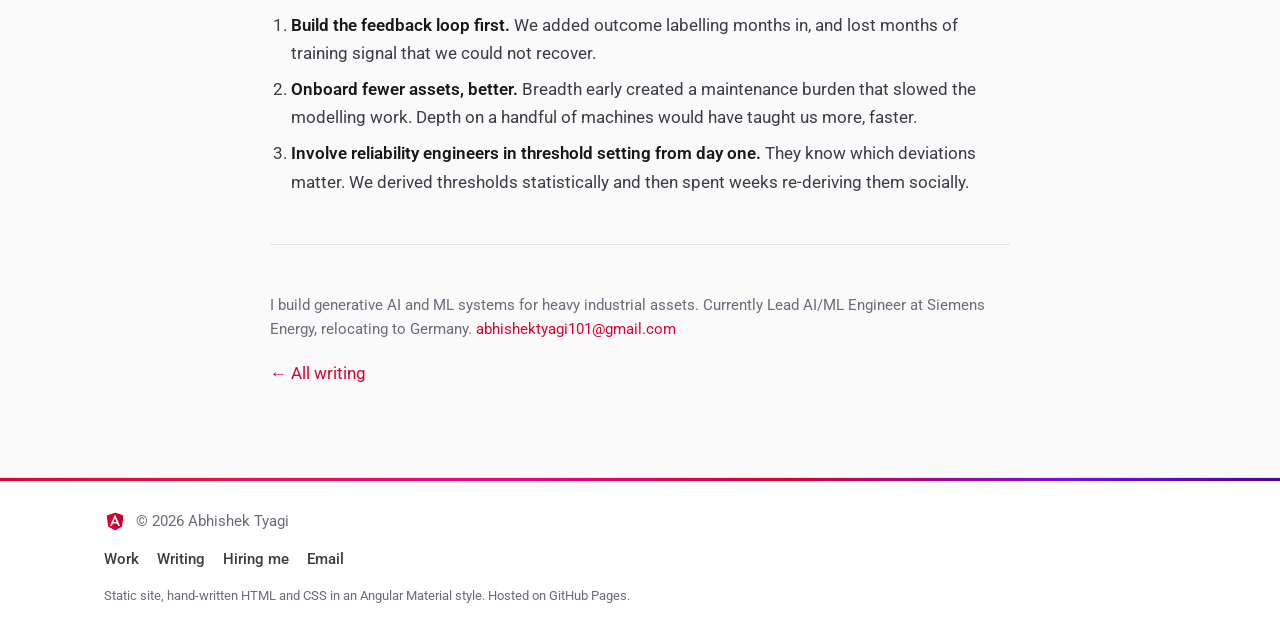
<file: blog/event-driven-anomaly-detection-on-aws.html>
<!DOCTYPE html>
<html lang="en">
<head>
<meta charset="utf-8">
<meta name="viewport" content="width=device-width, initial-scale=1">
<title>Event-driven anomaly detection on AWS for rotating equipment</title>
<meta name="description" content="Step Functions, EventBridge and SageMaker for condition monitoring. Why residual modelling beats raw thresholds, and how alert fatigue nearly killed the first version.">
<link rel="canonical" href="https://abhishektyagi101.github.io/portfolio/blog/event-driven-anomaly-detection-on-aws.html">
<meta property="og:type" content="article">
<meta property="og:title" content="Event-driven anomaly detection on AWS for rotating equipment">
<meta name="theme-color" content="#dd0031">
<link rel="preconnect" href="https://fonts.googleapis.com">
<link rel="preconnect" href="https://fonts.gstatic.com" crossorigin>
<link rel="stylesheet" href="https://fonts.googleapis.com/css2?family=Roboto+Mono:wght@400&family=Roboto:wght@300;400;500;700&display=swap">
<link rel="stylesheet" href="../assets/css/style.css">
<link rel="icon" href="../assets/img/angular.svg" type="image/svg+xml">
<script type="application/ld+json">
{"@context":"https://schema.org","@type":"BlogPosting",
"headline":"Event-driven anomaly detection on AWS for rotating equipment",
"author":{"@type":"Person","name":"Abhishek Tyagi"},
"datePublished":"2026-09-10","inLanguage":"en"}
</script>
</head>
<body>
<a class="skip" href="#main">Skip to content</a>

<header class="toolbar">
  <div class="wrap bar">
    <a class="brand" href="../index.html">
      <img class="ng-shield" src="../assets/img/angular.svg" alt="" width="30" height="30">
      <span>abhishek<span class="accent">.</span>tyagi</span>
    </a>
    <button class="nav-toggle" type="button" aria-expanded="false" aria-controls="site-nav" aria-label="Toggle navigation">
      <span></span><span></span><span></span>
    </button>
    <nav class="site-nav" id="site-nav">
      <a href="../index.html">Home</a>
      <a href="../work.html">Work</a>
      <a href="../writing.html" aria-current="page">Writing</a>
      <a href="../looking-for.html">Hiring me</a>
    </nav>
  </div>
</header>

<main id="main" class="wrap">
<article class="post">
  <p class="eyebrow">Architecture</p>
  <h1>Event-driven anomaly detection on AWS for rotating equipment</h1>
  <p class="post-meta">10 September 2026 · 13 min read</p>

  <p class="lede">
    Condition monitoring for turbines and compressors is usually a human process on a schedule: an analyst
    opens trend plots, looks for something wrong, and moves on. That misses slow drift between reviews and
    scales linearly with headcount. This is the architecture we replaced it with, including the mistake that
    nearly killed it.
  </p>

  <h2>The shape of the problem</h2>

  <p>
    Rotating equipment produces continuous multivariate telemetry — vibration, temperatures, pressures, flow,
    speed, load. The signals are correlated, non-stationary, and heavily dependent on operating condition. A
    bearing temperature of 95°C is normal at full load on a summer afternoon and alarming at part load in
    February.
  </p>

  <p>
    That single fact is why static thresholds fail. Set them tight and you drown in false alarms whenever the
    machine works hard. Set them loose and you only catch faults that were already obvious.
  </p>

  <h2>The architecture</h2>

<pre><code>  sensor batch ──► S3 (raw)
                     │
                     ▼
              EventBridge rule
                     │
                     ▼
          ┌──── Step Functions ────────────────────┐
          │                                        │
          │  1. validate    (schema, gaps, ranges) │
          │  2. align       (resample, timezone)   │
          │  3. features    (rolling stats,        │
          │                  lags, load context)   │
          │  4. score       (SageMaker endpoint)   │
          │  5. residual    (predicted vs actual)  │
          │  6. persist     (S3 curated + metrics) │
          │  7. decide      (threshold + dwell)    │
          └────────────────┬───────────────────────┘
                           │ anomaly
                           ▼
                       SNS topic
                     ┌─────┴─────┐
                     ▼           ▼
                SQS queue    notification
                     │        (owner only)
                     ▼
              downstream systems</code></pre>

  <p>
    Everything is asynchronous and every step is idempotent. A slow model never blocks ingestion, a failed
    step retries without duplicating alerts, and replaying a day of history is the same code path as
    real-time.
  </p>

  <h3>Why Step Functions rather than one big Lambda</h3>

  <p>
    Three reasons, all operational rather than aesthetic.
  </p>

  <ul>
    <li><strong>Visible failure.</strong> When something breaks at 03:00, the console shows which step failed and with
      what input. Reconstructing that from logs inside a monolithic function is materially slower.</li>
    <li><strong>Per-step retry policy.</strong> Feature computation can retry immediately. A SageMaker endpoint
      returning 429 needs exponential backoff. A validation failure should not retry at all — it should route
      to a dead-letter path and page someone about the data source.</li>
    <li><strong>Step-level timeouts.</strong> The 15-minute Lambda ceiling is a real constraint on backfills, and
      splitting the work lets each step have a budget appropriate to what it does.</li>
  </ul>

  <h2>Residual modelling, not raw thresholds</h2>

  <p>
    This is the core modelling decision. Rather than asking "is this value abnormal", we ask "is this value
    abnormal <em>given what the machine is being asked to do</em>".
  </p>

  <p>
    A model learns the expected value of each target signal from operating context — load, speed, ambient
    conditions, upstream measurements. The anomaly score is computed on the residual between prediction and
    reality, normalised by the model's typical error.
  </p>

<pre><code># Conceptually:
predicted = model.predict(operating_context)   # what a healthy unit would do
residual  = actual - predicted
score     = abs(residual) / rolling_std(residual, window="30d")

# score is roughly "how many typical errors away is this"</code></pre>

  <p>
    The effect is that hot summer afternoons stop generating alarms, because the model already expects the
    temperature to be high. What survives is genuine deviation: the machine behaving differently from how it
    behaved under the same conditions last month.
  </p>

  <h3>Model choices</h3>

  <table>
    <tr><th>Approach</th><th>Where it earned its place</th></tr>
    <tr><td>Support Vector Regression</td><td>Smooth, well-behaved signals with strong physical relationships. Stable, few parameters, and its errors are interpretable.</td></tr>
    <tr><td>Gradient boosting (XGBoost)</td><td>Signals with regime changes and interaction effects. Feature importances survive contact with domain experts, which matters for trust.</td></tr>
    <tr><td>Stacked ensemble</td><td>Where individual models disagree in useful ways. Disagreement between base models is itself a signal worth surfacing.</td></tr>
  </table>

  <p>
    Notably absent: deep sequence models. We tried them. On this data, with this volume, the accuracy gain did
    not justify the operational cost or the loss of interpretability. When a reliability engineer asks why the
    system flagged a machine, "bearing 3 temperature is running 4σ above what load and ambient predict" is an
    answer they can act on. An attention map is not.
  </p>

  <h3>Features that mattered</h3>

  <ul>
    <li>Rolling statistics over multiple horizons — 1 h, 24 h, 7 d. Fault signatures live at different time scales.</li>
    <li>Rate of change, not just level. Slow drift is the entire point.</li>
    <li>Explicit operating-regime flags: startup, shutdown, steady state, load transition. Model behaviour during transients is a different problem and mostly should be excluded.</li>
    <li>Cross-signal ratios that encode physics — pressure ratios, temperature differentials, efficiency proxies.</li>
    <li>Time since last maintenance event. Machines behave differently after an overhaul, and pretending otherwise generates a fortnight of false alarms every service.</li>
  </ul>

  <h2>The mistake: alert fatigue</h2>

  <p>
    The first version alerted on every threshold crossing. It was technically correct and operationally
    useless. Within two weeks the notifications were being filtered into a folder nobody opened, which is
    exactly the same outcome as having built nothing.
  </p>

  <p>
    Three changes fixed it.
  </p>

  <h3>Dwell time</h3>
  <p>
    An anomaly must persist for a minimum duration before it escalates. A single sample above threshold is
    noise; a condition sustained for an hour is a condition.
  </p>

  <h3>Hysteresis</h3>
  <p>
    Separate thresholds for entering and leaving the anomalous state. Without this, a signal oscillating
    around the boundary generates an alert storm.
  </p>

<pre><code>ENTER = 3.5   # sigma
EXIT  = 2.5   # sigma
DWELL = timedelta(hours=1)

if not state.active and score > ENTER:
    if state.above_since and now - state.above_since >= DWELL:
        state.active = True
        emit_alert()
elif state.active and score < EXIT:
    state.active = False
    emit_clear()</code></pre>

  <h3>Routing by ownership</h3>
  <p>
    Alerts go to the person responsible for that asset, not to a distribution list. Ownership metadata sits
    in the routing layer and is maintained as part of asset onboarding. An alert that arrives in a shared
    inbox belongs to nobody.
  </p>

  <div class="callout">
    <p><strong>The lesson generalises.</strong> The hard part of anomaly detection is not detecting anomalies. It is
    producing a volume of alerts that a human being will keep reading in month six. Precision at a tolerable
    alert rate is the only metric that predicts whether the system survives.</p>
  </div>

  <h2>Operating it</h2>

  <ul>
    <li><strong>Monitor the pipeline as hard as the equipment.</strong> Silent ingestion failure is the worst outcome —
      no alerts looks identical to everything being fine. We alert on the <em>absence</em> of expected batches.</li>
    <li><strong>Drift detection on inputs.</strong> A sensor that has been recalibrated shifts the feature distribution,
      and the model will faithfully report an anomaly that is an instrumentation change.</li>
    <li><strong>Every alert gets an outcome label.</strong> Confirmed fault, known operating condition, sensor problem,
      unexplained. Without that feedback loop you have no path to improving precision, and precision is the
      whole game.</li>
    <li><strong>Retrain on a schedule and on drift</strong>, with the same evaluation gate on both paths.</li>
  </ul>

  <h2>What I would do differently</h2>

  <ol>
    <li><strong>Build the feedback loop first.</strong> We added outcome labelling months in, and lost months of
      training signal that we could not recover.</li>
    <li><strong>Onboard fewer assets, better.</strong> Breadth early created a maintenance burden that slowed the
      modelling work. Depth on a handful of machines would have taught us more, faster.</li>
    <li><strong>Involve reliability engineers in threshold setting from day one.</strong> They know which deviations
      matter. We derived thresholds statistically and then spent weeks re-deriving them socially.</li>
  </ol>

  <hr>
  <p class="small muted">
    I build generative AI and ML systems for heavy industrial assets. Currently Lead AI/ML Engineer at
    Siemens Energy, relocating to Germany.
    <a href="mailto:abhishektyagi101@gmail.com">abhishektyagi101@gmail.com</a>
  </p>
  <p><a href="../writing.html">← All writing</a></p>
</article>
</main>

<footer class="site-footer">
  <div class="wrap foot">
    <div class="foot-brand">
      <img class="ng-shield sm" src="../assets/img/angular.svg" alt="" width="22" height="22">
      <span>&copy; <span id="yr">2026</span> Abhishek Tyagi</span>
    </div>
    <nav class="foot-nav">
      <a href="../work.html">Work</a>
      <a href="../writing.html">Writing</a>
      <a href="../looking-for.html">Hiring me</a>
      <a href="mailto:abhishektyagi101@gmail.com">Email</a>
    </nav>
    <p class="foot-note">Static site, hand-written HTML and CSS in an Angular Material style. Hosted on GitHub Pages.</p>
  </div>
</footer>
<script src="../assets/js/main.js" defer></script>
</body>
</html>
</file>
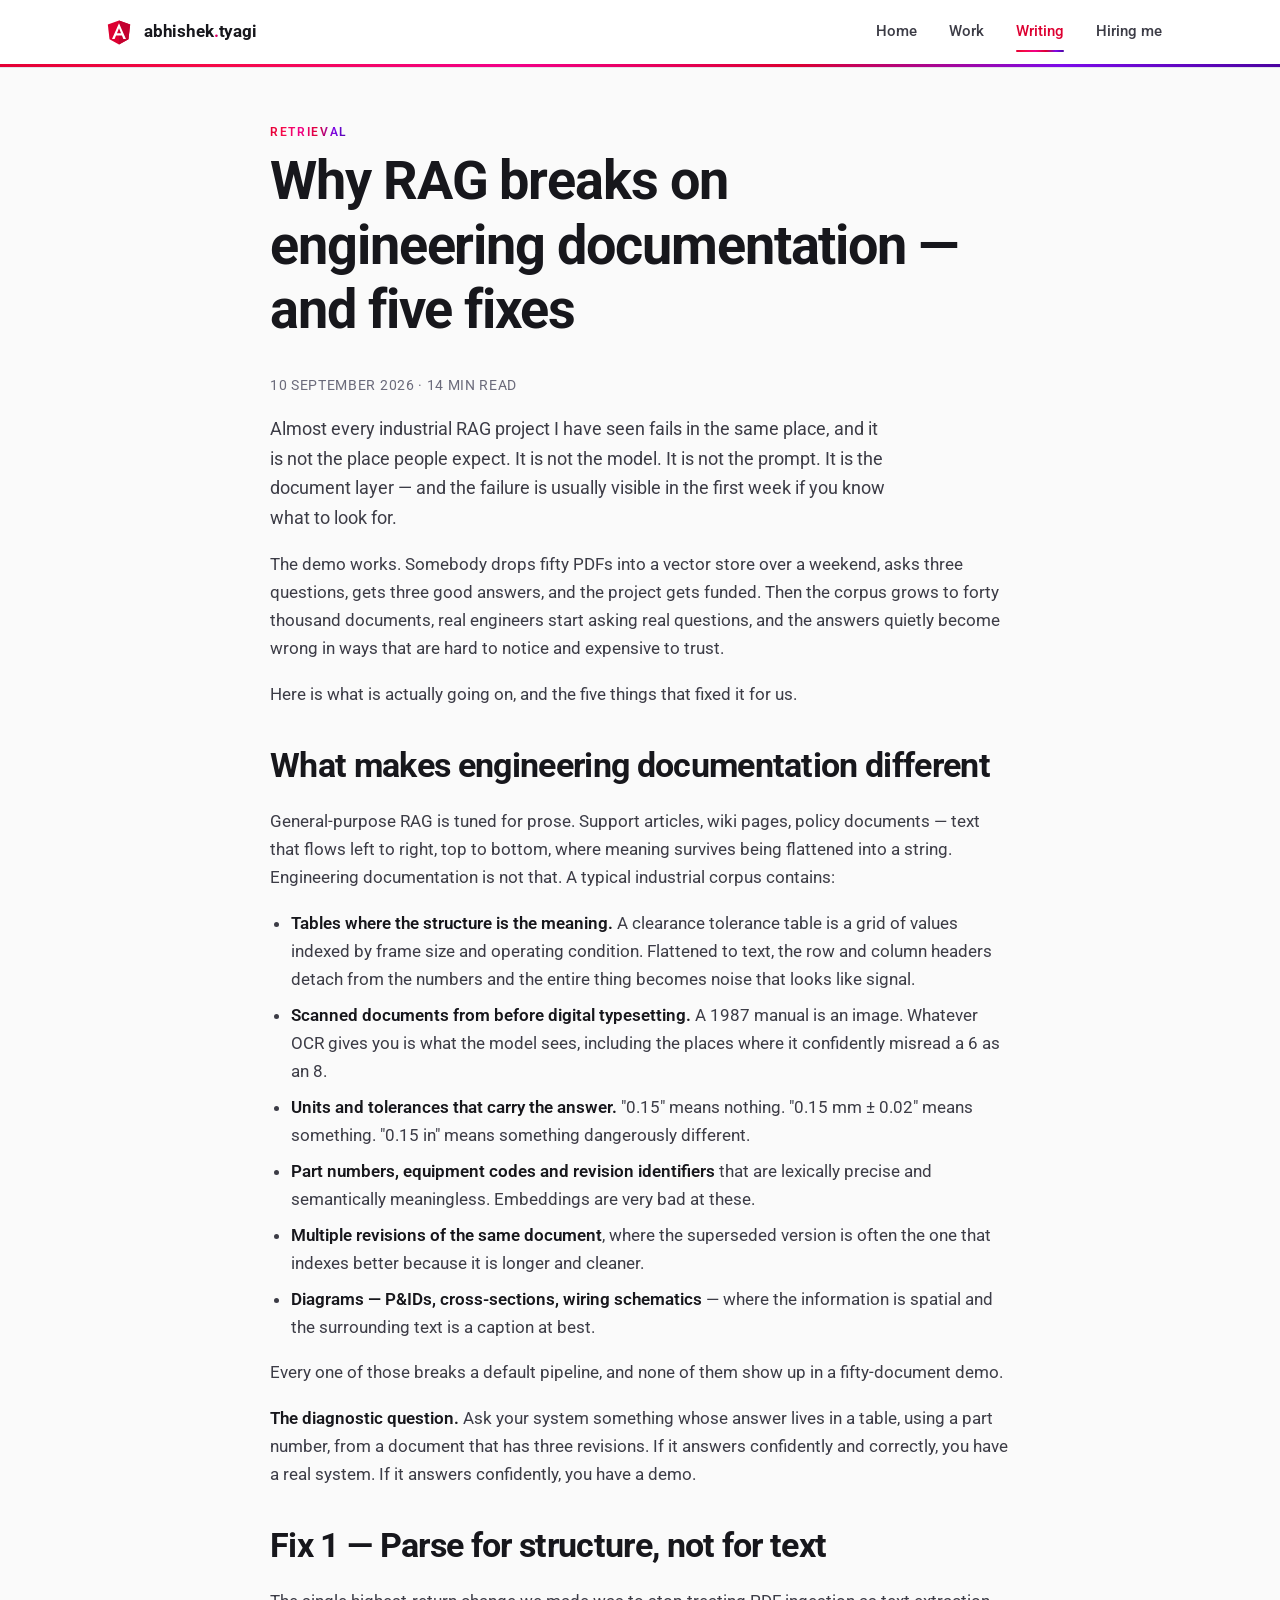
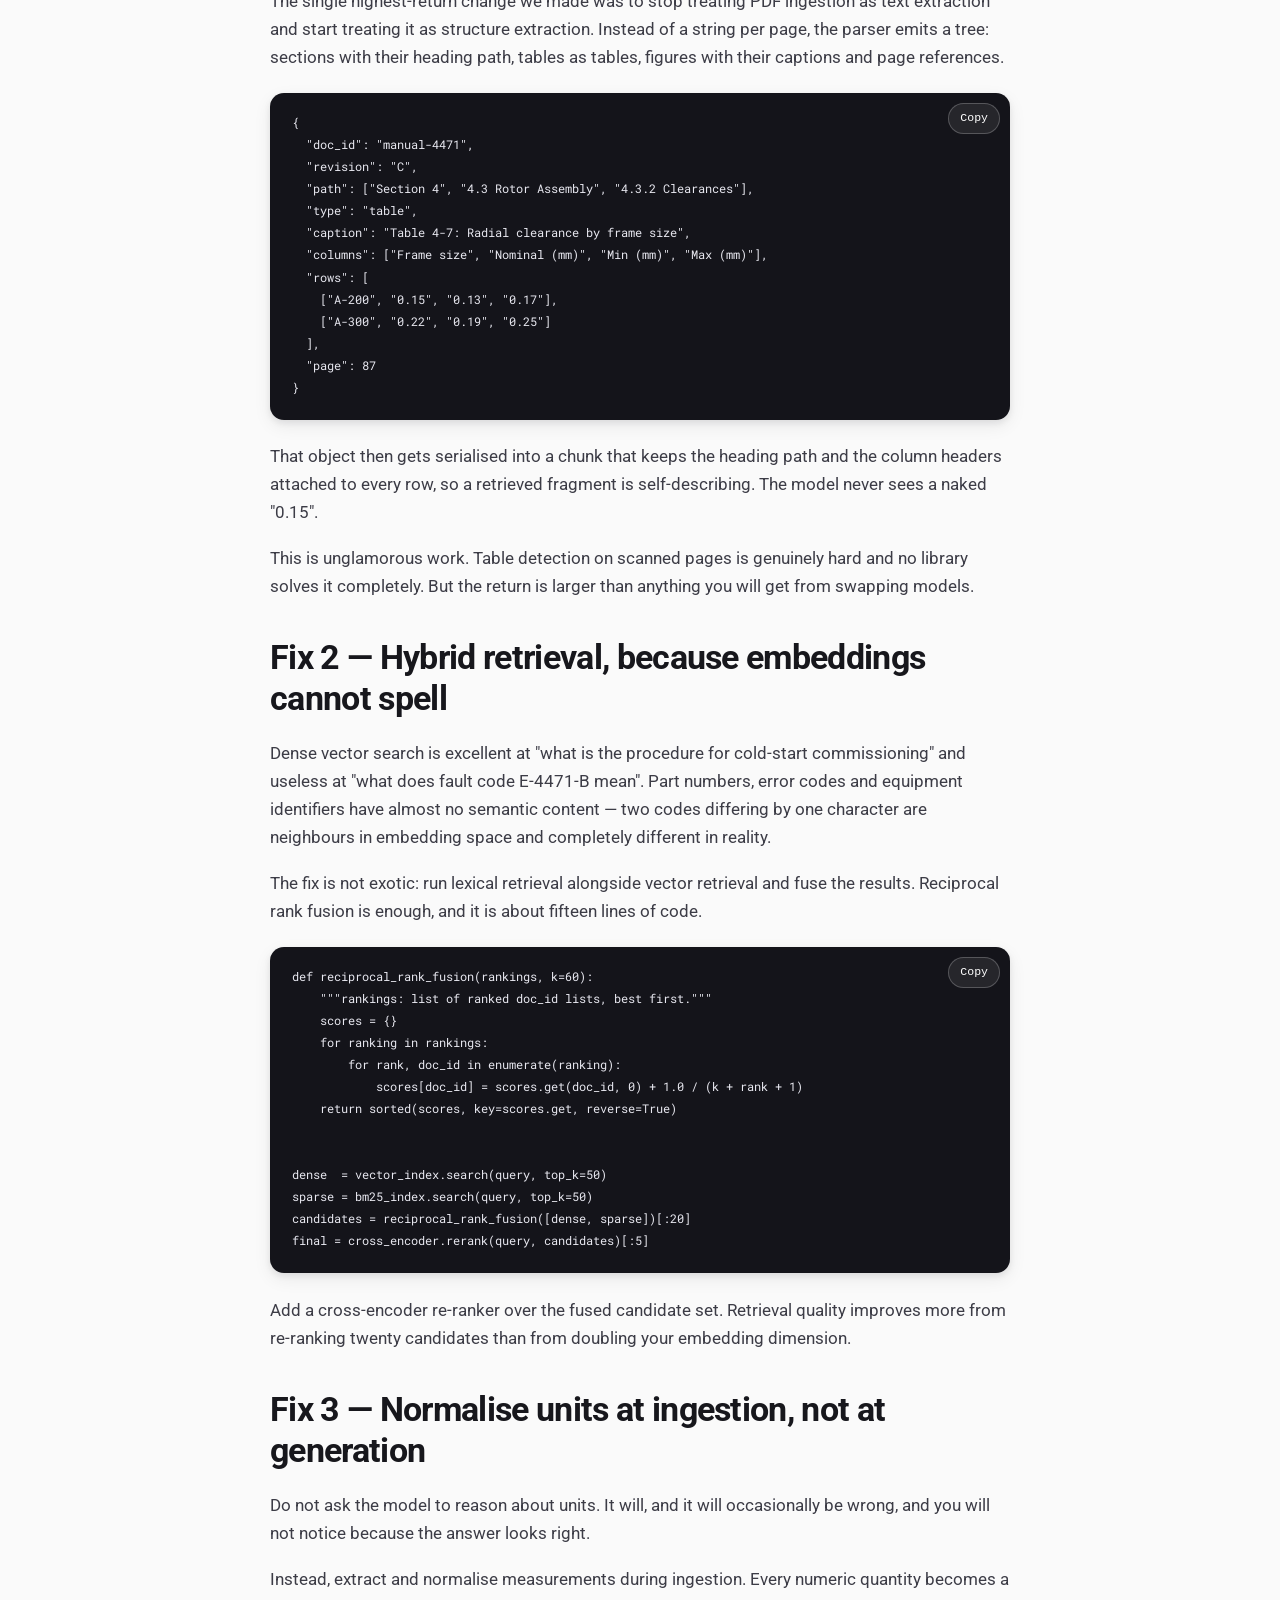
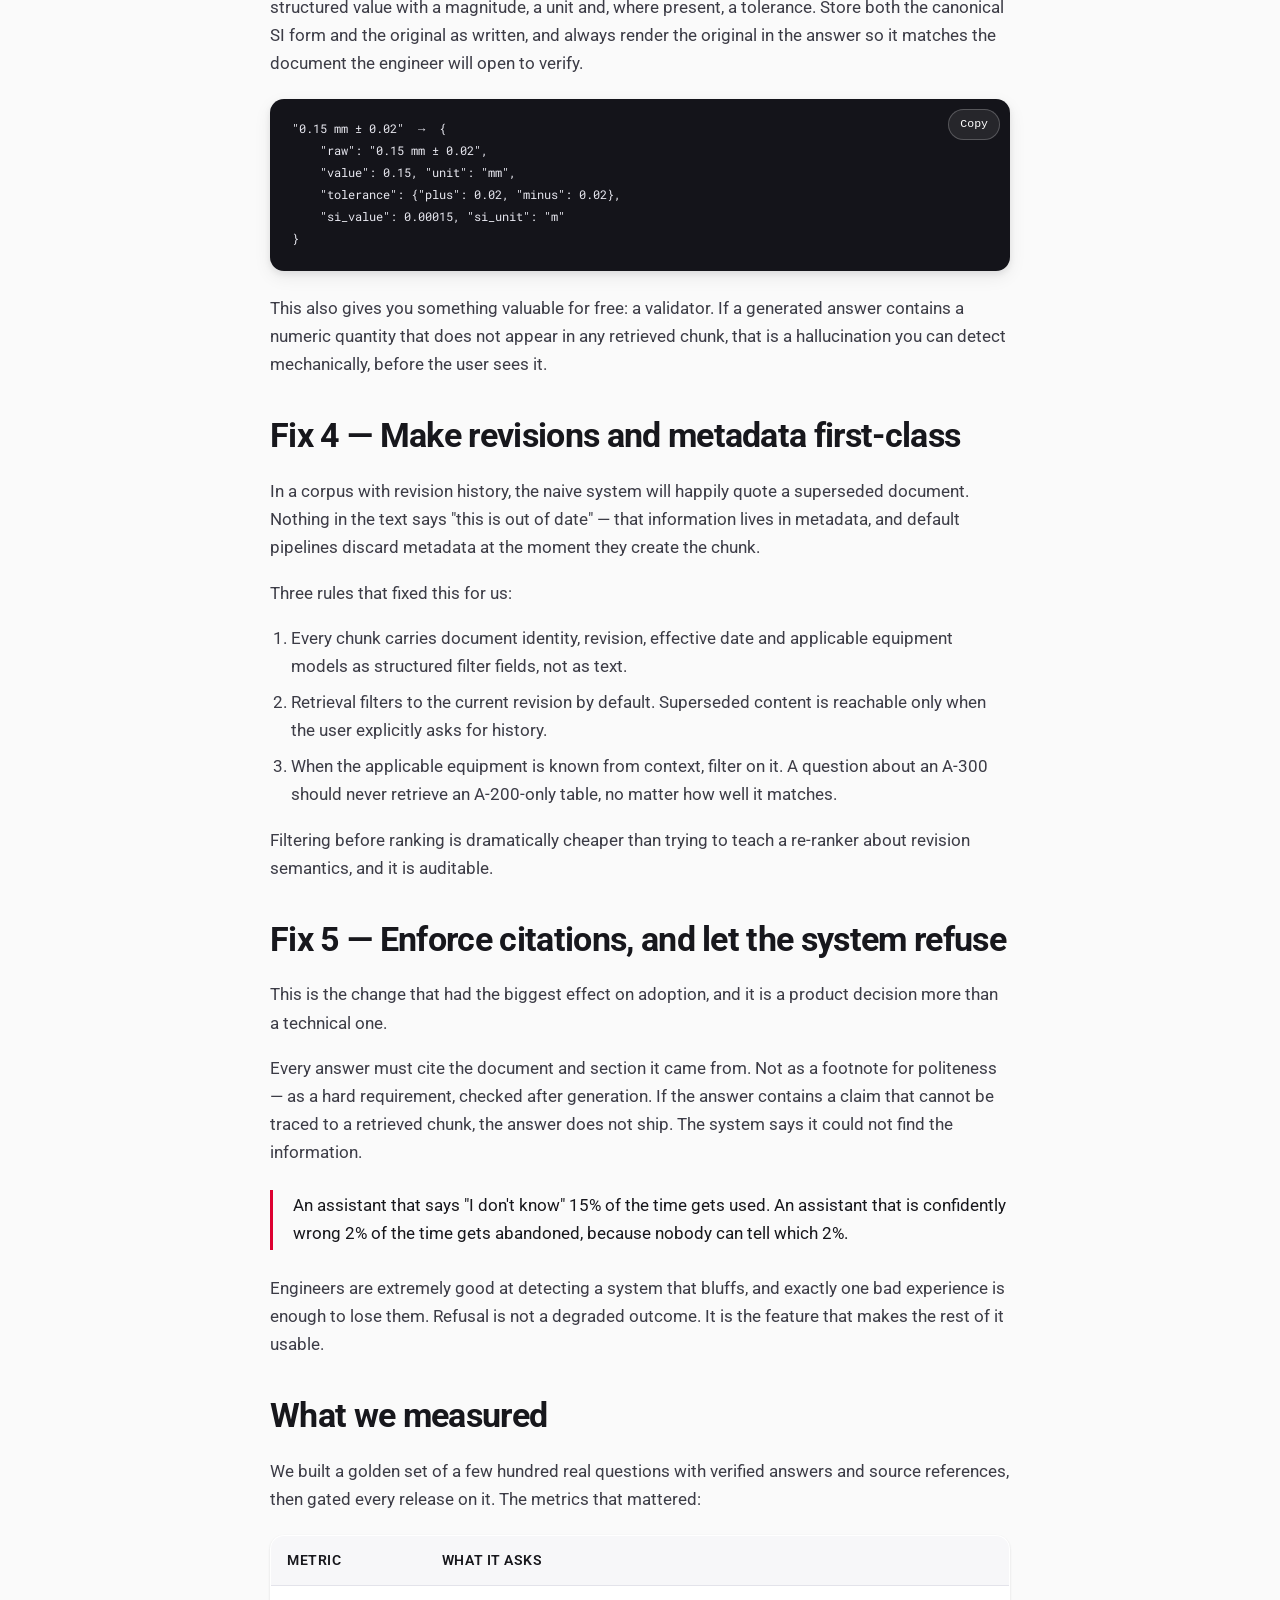
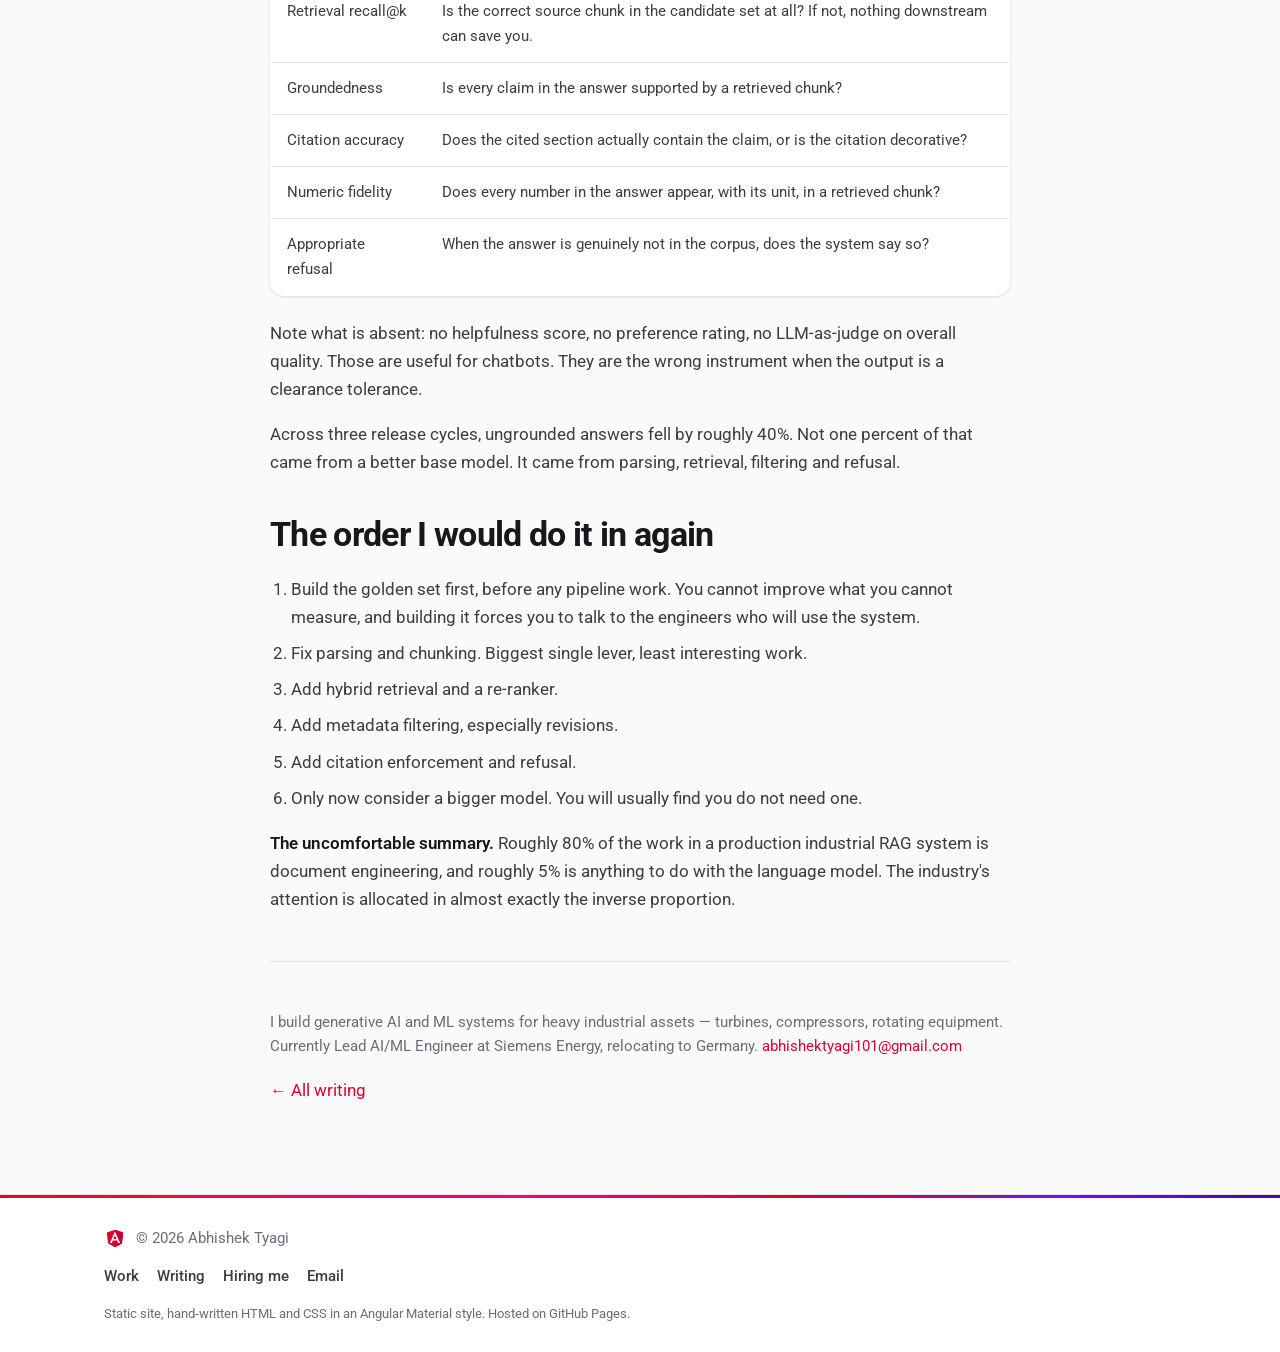
<file: blog/why-rag-breaks-on-engineering-documentation.html>
<!DOCTYPE html>
<html lang="en">
<head>
<meta charset="utf-8">
<meta name="viewport" content="width=device-width, initial-scale=1">
<title>Why RAG breaks on engineering documentation — and five fixes</title>
<meta name="description" content="Industrial RAG projects fail at the document layer, not the model layer. Five concrete fixes: structure-aware parsing, hybrid retrieval, unit-aware normalisation, citation enforcement and refusal.">
<link rel="canonical" href="https://abhishektyagi101.github.io/portfolio/blog/why-rag-breaks-on-engineering-documentation.html">
<meta property="og:type" content="article">
<meta property="og:title" content="Why RAG breaks on engineering documentation — and five fixes">
<meta property="og:description" content="Industrial RAG projects fail at the document layer, not the model layer.">
<meta name="theme-color" content="#dd0031">
<link rel="preconnect" href="https://fonts.googleapis.com">
<link rel="preconnect" href="https://fonts.gstatic.com" crossorigin>
<link rel="stylesheet" href="https://fonts.googleapis.com/css2?family=Roboto+Mono:wght@400&family=Roboto:wght@300;400;500;700&display=swap">
<link rel="stylesheet" href="../assets/css/style.css">
<link rel="icon" href="../assets/img/angular.svg" type="image/svg+xml">
<script type="application/ld+json">
{"@context":"https://schema.org","@type":"BlogPosting",
"headline":"Why RAG breaks on engineering documentation — and five fixes",
"author":{"@type":"Person","name":"Abhishek Tyagi"},
"datePublished":"2026-09-10","inLanguage":"en"}
</script>
</head>
<body>
<a class="skip" href="#main">Skip to content</a>

<header class="toolbar">
  <div class="wrap bar">
    <a class="brand" href="../index.html">
      <img class="ng-shield" src="../assets/img/angular.svg" alt="" width="30" height="30">
      <span>abhishek<span class="accent">.</span>tyagi</span>
    </a>
    <button class="nav-toggle" type="button" aria-expanded="false" aria-controls="site-nav" aria-label="Toggle navigation">
      <span></span><span></span><span></span>
    </button>
    <nav class="site-nav" id="site-nav">
      <a href="../index.html">Home</a>
      <a href="../work.html">Work</a>
      <a href="../writing.html" aria-current="page">Writing</a>
      <a href="../looking-for.html">Hiring me</a>
    </nav>
  </div>
</header>

<main id="main" class="wrap">
<article class="post">
  <p class="eyebrow">Retrieval</p>
  <h1>Why RAG breaks on engineering documentation — and five fixes</h1>
  <p class="post-meta">10 September 2026 · 14 min read</p>

  <p class="lede">
    Almost every industrial RAG project I have seen fails in the same place, and it is not the place people
    expect. It is not the model. It is not the prompt. It is the document layer — and the failure is usually
    visible in the first week if you know what to look for.
  </p>

  <p>
    The demo works. Somebody drops fifty PDFs into a vector store over a weekend, asks three questions, gets
    three good answers, and the project gets funded. Then the corpus grows to forty thousand documents, real
    engineers start asking real questions, and the answers quietly become wrong in ways that are hard to
    notice and expensive to trust.
  </p>

  <p>
    Here is what is actually going on, and the five things that fixed it for us.
  </p>

  <h2>What makes engineering documentation different</h2>

  <p>
    General-purpose RAG is tuned for prose. Support articles, wiki pages, policy documents — text that flows
    left to right, top to bottom, where meaning survives being flattened into a string. Engineering
    documentation is not that. A typical industrial corpus contains:
  </p>

  <ul>
    <li><strong>Tables where the structure is the meaning.</strong> A clearance tolerance table is a grid of values
      indexed by frame size and operating condition. Flattened to text, the row and column headers detach
      from the numbers and the entire thing becomes noise that looks like signal.</li>
    <li><strong>Scanned documents from before digital typesetting.</strong> A 1987 manual is an image. Whatever OCR
      gives you is what the model sees, including the places where it confidently misread a 6 as an 8.</li>
    <li><strong>Units and tolerances that carry the answer.</strong> "0.15" means nothing. "0.15 mm ± 0.02" means
      something. "0.15 in" means something dangerously different.</li>
    <li><strong>Part numbers, equipment codes and revision identifiers</strong> that are lexically precise and
      semantically meaningless. Embeddings are very bad at these.</li>
    <li><strong>Multiple revisions of the same document</strong>, where the superseded version is often the one that
      indexes better because it is longer and cleaner.</li>
    <li><strong>Diagrams — P&amp;IDs, cross-sections, wiring schematics</strong> — where the information is spatial and
      the surrounding text is a caption at best.</li>
  </ul>

  <p>
    Every one of those breaks a default pipeline, and none of them show up in a fifty-document demo.
  </p>

  <div class="callout">
    <p><strong>The diagnostic question.</strong> Ask your system something whose answer lives in a table, using a
    part number, from a document that has three revisions. If it answers confidently and correctly, you have
    a real system. If it answers confidently, you have a demo.</p>
  </div>

  <h2>Fix 1 — Parse for structure, not for text</h2>

  <p>
    The single highest-return change we made was to stop treating PDF ingestion as text extraction and start
    treating it as structure extraction. Instead of a string per page, the parser emits a tree: sections with
    their heading path, tables as tables, figures with their captions and page references.
  </p>

<pre><code>{
  "doc_id": "manual-4471",
  "revision": "C",
  "path": ["Section 4", "4.3 Rotor Assembly", "4.3.2 Clearances"],
  "type": "table",
  "caption": "Table 4-7: Radial clearance by frame size",
  "columns": ["Frame size", "Nominal (mm)", "Min (mm)", "Max (mm)"],
  "rows": [
    ["A-200", "0.15", "0.13", "0.17"],
    ["A-300", "0.22", "0.19", "0.25"]
  ],
  "page": 87
}</code></pre>

  <p>
    That object then gets serialised into a chunk that keeps the heading path and the column headers attached
    to every row, so a retrieved fragment is self-describing. The model never sees a naked "0.15".
  </p>

  <p>
    This is unglamorous work. Table detection on scanned pages is genuinely hard and no library solves it
    completely. But the return is larger than anything you will get from swapping models.
  </p>

  <h2>Fix 2 — Hybrid retrieval, because embeddings cannot spell</h2>

  <p>
    Dense vector search is excellent at "what is the procedure for cold-start commissioning" and useless at
    "what does fault code E-4471-B mean". Part numbers, error codes and equipment identifiers have almost no
    semantic content — two codes differing by one character are neighbours in embedding space and completely
    different in reality.
  </p>

  <p>
    The fix is not exotic: run lexical retrieval alongside vector retrieval and fuse the results. Reciprocal
    rank fusion is enough, and it is about fifteen lines of code.
  </p>

<pre><code>def reciprocal_rank_fusion(rankings, k=60):
    """rankings: list of ranked doc_id lists, best first."""
    scores = {}
    for ranking in rankings:
        for rank, doc_id in enumerate(ranking):
            scores[doc_id] = scores.get(doc_id, 0) + 1.0 / (k + rank + 1)
    return sorted(scores, key=scores.get, reverse=True)


dense  = vector_index.search(query, top_k=50)
sparse = bm25_index.search(query, top_k=50)
candidates = reciprocal_rank_fusion([dense, sparse])[:20]
final = cross_encoder.rerank(query, candidates)[:5]</code></pre>

  <p>
    Add a cross-encoder re-ranker over the fused candidate set. Retrieval quality improves more from
    re-ranking twenty candidates than from doubling your embedding dimension.
  </p>

  <h2>Fix 3 — Normalise units at ingestion, not at generation</h2>

  <p>
    Do not ask the model to reason about units. It will, and it will occasionally be wrong, and you will not
    notice because the answer looks right.
  </p>

  <p>
    Instead, extract and normalise measurements during ingestion. Every numeric quantity becomes a structured
    value with a magnitude, a unit and, where present, a tolerance. Store both the canonical SI form and the
    original as written, and always render the original in the answer so it matches the document the engineer
    will open to verify.
  </p>

<pre><code>"0.15 mm ± 0.02"  →  {
    "raw": "0.15 mm ± 0.02",
    "value": 0.15, "unit": "mm",
    "tolerance": {"plus": 0.02, "minus": 0.02},
    "si_value": 0.00015, "si_unit": "m"
}</code></pre>

  <p>
    This also gives you something valuable for free: a validator. If a generated answer contains a numeric
    quantity that does not appear in any retrieved chunk, that is a hallucination you can detect
    mechanically, before the user sees it.
  </p>

  <h2>Fix 4 — Make revisions and metadata first-class</h2>

  <p>
    In a corpus with revision history, the naive system will happily quote a superseded document. Nothing in
    the text says "this is out of date" — that information lives in metadata, and default pipelines discard
    metadata at the moment they create the chunk.
  </p>

  <p>
    Three rules that fixed this for us:
  </p>

  <ol>
    <li>Every chunk carries document identity, revision, effective date and applicable equipment models as
      structured filter fields, not as text.</li>
    <li>Retrieval filters to the current revision by default. Superseded content is reachable only when the
      user explicitly asks for history.</li>
    <li>When the applicable equipment is known from context, filter on it. A question about an A-300 should
      never retrieve an A-200-only table, no matter how well it matches.</li>
  </ol>

  <p>
    Filtering before ranking is dramatically cheaper than trying to teach a re-ranker about revision
    semantics, and it is auditable.
  </p>

  <h2>Fix 5 — Enforce citations, and let the system refuse</h2>

  <p>
    This is the change that had the biggest effect on adoption, and it is a product decision more than a
    technical one.
  </p>

  <p>
    Every answer must cite the document and section it came from. Not as a footnote for politeness — as a
    hard requirement, checked after generation. If the answer contains a claim that cannot be traced to a
    retrieved chunk, the answer does not ship. The system says it could not find the information.
  </p>

  <blockquote>
    An assistant that says "I don't know" 15% of the time gets used. An assistant that is confidently wrong
    2% of the time gets abandoned, because nobody can tell which 2%.
  </blockquote>

  <p>
    Engineers are extremely good at detecting a system that bluffs, and exactly one bad experience is enough
    to lose them. Refusal is not a degraded outcome. It is the feature that makes the rest of it usable.
  </p>

  <h2>What we measured</h2>

  <p>
    We built a golden set of a few hundred real questions with verified answers and source references, then
    gated every release on it. The metrics that mattered:
  </p>

  <table>
    <tr><th>Metric</th><th>What it asks</th></tr>
    <tr><td>Retrieval recall@k</td><td>Is the correct source chunk in the candidate set at all? If not, nothing downstream can save you.</td></tr>
    <tr><td>Groundedness</td><td>Is every claim in the answer supported by a retrieved chunk?</td></tr>
    <tr><td>Citation accuracy</td><td>Does the cited section actually contain the claim, or is the citation decorative?</td></tr>
    <tr><td>Numeric fidelity</td><td>Does every number in the answer appear, with its unit, in a retrieved chunk?</td></tr>
    <tr><td>Appropriate refusal</td><td>When the answer is genuinely not in the corpus, does the system say so?</td></tr>
  </table>

  <p>
    Note what is absent: no helpfulness score, no preference rating, no LLM-as-judge on overall quality. Those
    are useful for chatbots. They are the wrong instrument when the output is a clearance tolerance.
  </p>

  <p>
    Across three release cycles, ungrounded answers fell by roughly 40%. Not one percent of that came from a
    better base model. It came from parsing, retrieval, filtering and refusal.
  </p>

  <h2>The order I would do it in again</h2>

  <ol>
    <li>Build the golden set first, before any pipeline work. You cannot improve what you cannot measure, and
      building it forces you to talk to the engineers who will use the system.</li>
    <li>Fix parsing and chunking. Biggest single lever, least interesting work.</li>
    <li>Add hybrid retrieval and a re-ranker.</li>
    <li>Add metadata filtering, especially revisions.</li>
    <li>Add citation enforcement and refusal.</li>
    <li>Only now consider a bigger model. You will usually find you do not need one.</li>
  </ol>

  <div class="callout">
    <p><strong>The uncomfortable summary.</strong> Roughly 80% of the work in a production industrial RAG system is
    document engineering, and roughly 5% is anything to do with the language model. The industry's attention
    is allocated in almost exactly the inverse proportion.</p>
  </div>

  <hr>
  <p class="small muted">
    I build generative AI and ML systems for heavy industrial assets — turbines, compressors, rotating
    equipment. Currently Lead AI/ML Engineer at Siemens Energy, relocating to Germany.
    <a href="mailto:abhishektyagi101@gmail.com">abhishektyagi101@gmail.com</a>
  </p>
  <p><a href="../writing.html">← All writing</a></p>
</article>
</main>

<footer class="site-footer">
  <div class="wrap foot">
    <div class="foot-brand">
      <img class="ng-shield sm" src="../assets/img/angular.svg" alt="" width="22" height="22">
      <span>&copy; <span id="yr">2026</span> Abhishek Tyagi</span>
    </div>
    <nav class="foot-nav">
      <a href="../work.html">Work</a>
      <a href="../writing.html">Writing</a>
      <a href="../looking-for.html">Hiring me</a>
      <a href="mailto:abhishektyagi101@gmail.com">Email</a>
    </nav>
    <p class="foot-note">Static site, hand-written HTML and CSS in an Angular Material style. Hosted on GitHub Pages.</p>
  </div>
</footer>
<script src="../assets/js/main.js" defer></script>
</body>
</html>
</file>
<file: assets/css/style.css>
/* ------------------------------------------------------------------
   Abhishek Tyagi — static portfolio
   Angular-inspired Material theme. No framework, no build step.
   Every path in the HTML is relative so the site works at a domain
   root AND inside a GitHub Pages project sub-path (/portfolio/).
   ------------------------------------------------------------------ */

:root {
  /* Angular brand */
  --ng-red: #dd0031;
  --ng-red-dark: #c3002f;
  --ng-pink: #f20089;
  --ng-magenta: #f60a48;
  --ng-purple: #7c0bea;
  --ng-purple-dark: #4b03a0;
  --ng-gradient: linear-gradient(92deg, #e40035 0%, #f60a48 17%, #f20089 40%, #dc0030 62%, #7c0bea 83%, #4b03a0 100%);

  /* Material-ish neutrals */
  --surface: #ffffff;
  --surface-alt: #f7f7f9;
  --bg: #fafafa;
  --ink: #17171c;
  --ink-2: #3c3c46;
  --ink-3: #6b6b7b;
  --line: #e3e3ea;
  --code-bg: #14141a;
  --code-ink: #e8e8f0;

  --radius: 14px;
  --radius-sm: 8px;
  --wrap: 1120px;

  /* Material elevation */
  --e1: 0 1px 2px rgba(20, 20, 30, .08), 0 1px 3px rgba(20, 20, 30, .06);
  --e2: 0 3px 6px rgba(20, 20, 30, .08), 0 6px 18px rgba(20, 20, 30, .07);
  --e3: 0 8px 18px rgba(20, 20, 30, .10), 0 16px 40px rgba(20, 20, 30, .10);

  --font: Roboto, "Segoe UI", "Helvetica Neue", Arial, sans-serif;
  --mono: "Roboto Mono", "Cascadia Mono", Consolas, "Courier New", monospace;
}

*, *::before, *::after { box-sizing: border-box; }

html { scroll-behavior: smooth; -webkit-text-size-adjust: 100%; }

body {
  margin: 0;
  font-family: var(--font);
  font-size: 17px;
  line-height: 1.65;
  color: var(--ink-2);
  background: var(--bg);
  -webkit-font-smoothing: antialiased;
}

img, svg { max-width: 100%; }

/* ---------- layout ---------- */

.wrap {
  width: 100%;
  max-width: var(--wrap);
  margin-inline: auto;
  padding-inline: 24px;
}

section.wrap { padding-block: 40px; }

main { display: block; }

.skip {
  position: absolute;
  left: -9999px;
  top: 0;
  background: var(--ng-red);
  color: #fff;
  padding: 12px 18px;
  border-radius: 0 0 var(--radius-sm) 0;
  z-index: 100;
}
.skip:focus { left: 0; }

/* ---------- typography ---------- */

h1, h2, h3, h4 {
  color: var(--ink);
  font-weight: 700;
  line-height: 1.2;
  letter-spacing: -0.02em;
  margin: 0 0 .6em;
}

h1 { font-size: clamp(2.1rem, 5vw, 3.35rem); }
h2 { font-size: clamp(1.5rem, 3vw, 2.1rem); margin-top: 2rem; }
h3 { font-size: 1.2rem; margin-top: 1.7rem; }

p { margin: 0 0 1.1rem; }

a { color: var(--ng-red); text-decoration: none; }
a:hover { text-decoration: underline; }

strong { color: var(--ink); font-weight: 600; }

.eyebrow {
  display: inline-block;
  margin: 0 0 .4rem;
  font-size: .75rem;
  font-weight: 600;
  letter-spacing: .14em;
  text-transform: uppercase;
  background: var(--ng-gradient);
  -webkit-background-clip: text;
  background-clip: text;
  color: transparent;
}

.lede { font-size: 1.12rem; color: var(--ink-2); max-width: 62ch; }
.positioning { font-size: 1.2rem; color: var(--ink); font-weight: 500; max-width: 60ch; }
.muted { color: var(--ink-3); }
.small { font-size: .93rem; }

hr {
  border: 0;
  height: 1px;
  background: var(--line);
  margin: 3rem 0;
}

/* ---------- toolbar (mat-toolbar feel) ---------- */

.toolbar {
  position: sticky;
  top: 0;
  z-index: 50;
  background: rgba(255, 255, 255, .88);
  backdrop-filter: saturate(180%) blur(12px);
  border-bottom: 1px solid var(--line);
  transition: box-shadow .2s ease;
}
.toolbar.scrolled { box-shadow: var(--e1); }

.toolbar::after {
  content: "";
  display: block;
  height: 3px;
  background: var(--ng-gradient);
}

.bar {
  display: flex;
  align-items: center;
  justify-content: space-between;
  gap: 16px;
  min-height: 64px;
}

.brand {
  display: inline-flex;
  align-items: center;
  gap: 10px;
  font-weight: 700;
  font-size: 1.05rem;
  color: var(--ink);
  letter-spacing: -.01em;
}
.brand:hover { text-decoration: none; }
.brand .accent {
  background: var(--ng-gradient);
  -webkit-background-clip: text;
  background-clip: text;
  color: transparent;
}

.ng-shield { width: 30px; height: 30px; display: block; }
.ng-shield.sm { width: 22px; height: 22px; }

.site-nav { display: flex; align-items: center; gap: 4px; }

.site-nav a {
  position: relative;
  padding: 9px 14px;
  border-radius: var(--radius-sm);
  color: var(--ink-2);
  font-size: .95rem;
  font-weight: 500;
}
.site-nav a:hover { background: var(--surface-alt); color: var(--ink); text-decoration: none; }
.site-nav a[aria-current="page"] { color: var(--ng-red); }
.site-nav a[aria-current="page"]::after {
  content: "";
  position: absolute;
  left: 14px;
  right: 14px;
  bottom: 2px;
  height: 2px;
  border-radius: 2px;
  background: var(--ng-gradient);
}

.nav-toggle {
  display: none;
  width: 42px;
  height: 42px;
  border: 1px solid var(--line);
  border-radius: var(--radius-sm);
  background: var(--surface);
  cursor: pointer;
  padding: 11px 10px;
}
.nav-toggle span {
  display: block;
  height: 2px;
  background: var(--ink);
  border-radius: 2px;
}
.nav-toggle span + span { margin-top: 5px; }

/* ---------- hero ---------- */

.hero { padding-block: 64px 32px; }

.hero h1 { max-width: 20ch; }

.hero-shell {
  position: relative;
  overflow: hidden;
  background: var(--surface);
  border-bottom: 1px solid var(--line);
}
.hero-shell::before {
  content: "";
  position: absolute;
  inset: -40% 55% 40% -10%;
  background: radial-gradient(closest-side, rgba(242, 0, 137, .16), transparent 70%);
  pointer-events: none;
}
.hero-shell::after {
  content: "";
  position: absolute;
  inset: 30% -15% -50% 50%;
  background: radial-gradient(closest-side, rgba(124, 11, 234, .16), transparent 70%);
  pointer-events: none;
}
.hero-shell > * { position: relative; }

.status {
  display: inline-flex;
  align-items: center;
  gap: 9px;
  padding: 7px 15px 7px 12px;
  margin-bottom: 1.4rem;
  border: 1px solid var(--line);
  border-radius: 999px;
  background: var(--surface);
  box-shadow: var(--e1);
  font-size: .86rem;
  font-weight: 500;
  color: var(--ink-2);
}
.status .dot {
  width: 9px;
  height: 9px;
  border-radius: 50%;
  background: #16a34a;
  box-shadow: 0 0 0 4px rgba(22, 163, 74, .16);
}

/* ---------- buttons (mat-button / mat-raised-button feel) ---------- */

.actions {
  display: flex;
  flex-wrap: wrap;
  gap: 12px;
  margin-top: 1.8rem;
}

.btn {
  display: inline-flex;
  align-items: center;
  gap: 8px;
  padding: 12px 22px;
  border-radius: 999px;
  border: 1px solid var(--line);
  background: var(--surface);
  color: var(--ink);
  font-size: .95rem;
  font-weight: 500;
  letter-spacing: .01em;
  cursor: pointer;
  transition: transform .15s ease, box-shadow .2s ease, background .2s ease;
}
.btn:hover {
  text-decoration: none;
  box-shadow: var(--e2);
  transform: translateY(-1px);
}
.btn.primary {
  background: var(--ng-gradient);
  border-color: transparent;
  color: #fff;
  box-shadow: 0 4px 14px rgba(221, 0, 49, .28);
}
.btn.primary:hover { box-shadow: 0 8px 24px rgba(221, 0, 49, .34); }

/* ---------- metric strip ---------- */

.metrics {
  display: grid;
  grid-template-columns: repeat(4, 1fr);
  gap: 16px;
}

.metric {
  display: flex;
  flex-direction: column;
  gap: 6px;
  padding: 22px 20px;
  background: var(--surface);
  border: 1px solid var(--line);
  border-radius: var(--radius);
  box-shadow: var(--e1);
}
.metric .n {
  font-size: 2rem;
  font-weight: 700;
  line-height: 1;
  background: var(--ng-gradient);
  -webkit-background-clip: text;
  background-clip: text;
  color: transparent;
}
.metric .l { font-size: .88rem; color: var(--ink-3); line-height: 1.4; }

/* ---------- cards (mat-card feel) ---------- */

.card-grid {
  display: grid;
  grid-template-columns: repeat(auto-fit, minmax(280px, 1fr));
  gap: 20px;
}

.card {
  display: block;
  position: relative;
  overflow: hidden;
  padding: 26px 24px 22px;
  background: var(--surface);
  border: 1px solid var(--line);
  border-radius: var(--radius);
  box-shadow: var(--e1);
  color: inherit;
  transition: transform .18s ease, box-shadow .22s ease, border-color .22s ease;
}
.card::before {
  content: "";
  position: absolute;
  inset: 0 0 auto 0;
  height: 3px;
  background: var(--ng-gradient);
  opacity: 0;
  transition: opacity .22s ease;
}
.card:hover {
  text-decoration: none;
  transform: translateY(-3px);
  box-shadow: var(--e3);
  border-color: transparent;
}
.card:hover::before { opacity: 1; }
.card h3 { margin-top: 0; }
.card p:last-of-type { margin-bottom: 1rem; }

/* ---------- chips ---------- */

.tags {
  display: flex;
  flex-wrap: wrap;
  gap: 8px;
  list-style: none;
  margin: 1rem 0 0;
  padding: 0;
}
.tags li {
  padding: 5px 12px;
  border-radius: 999px;
  background: var(--surface-alt);
  border: 1px solid var(--line);
  font-size: .78rem;
  font-weight: 500;
  color: var(--ink-3);
  letter-spacing: .01em;
}

/* ---------- post list ---------- */

.post-list { list-style: none; margin: 0; padding: 0; display: grid; gap: 14px; }

.post-list a {
  display: grid;
  gap: 6px;
  padding: 22px 24px;
  background: var(--surface);
  border: 1px solid var(--line);
  border-left: 3px solid transparent;
  border-radius: var(--radius);
  box-shadow: var(--e1);
  color: inherit;
  transition: border-left-color .2s ease, box-shadow .22s ease, transform .18s ease;
}
.post-list a:hover {
  text-decoration: none;
  border-left-color: var(--ng-red);
  box-shadow: var(--e2);
  transform: translateX(2px);
}
.post-list .t { font-size: 1.1rem; font-weight: 600; color: var(--ink); }
.post-list .d { color: var(--ink-3); font-size: .96rem; }
.post-list .m { font-size: .8rem; color: var(--ink-3); letter-spacing: .06em; text-transform: uppercase; }

/* ---------- timeline ---------- */

.timeline { display: grid; gap: 4px; border-left: 2px solid var(--line); padding-left: 24px; margin: 1.5rem 0; }

.timeline .item { position: relative; padding: 4px 0 22px; }
.timeline .item::before {
  content: "";
  position: absolute;
  left: -31px;
  top: 12px;
  width: 12px;
  height: 12px;
  border-radius: 50%;
  background: var(--surface);
  border: 2px solid var(--ng-red);
}
.timeline .role { font-weight: 600; color: var(--ink); }
.timeline .org { color: var(--ink-2); }
.timeline .when { font-size: .85rem; color: var(--ink-3); margin-bottom: .4rem; }

/* ---------- tables ---------- */

table {
  width: 100%;
  border-collapse: collapse;
  margin: 1.4rem 0;
  background: var(--surface);
  border: 1px solid var(--line);
  border-radius: var(--radius);
  overflow: hidden;
  box-shadow: var(--e1);
  font-size: .95rem;
}
th, td { text-align: left; padding: 13px 16px; border-bottom: 1px solid var(--line); vertical-align: top; }
th { background: var(--surface-alt); color: var(--ink); font-weight: 600; font-size: .85rem; letter-spacing: .04em; text-transform: uppercase; }
tr:last-child td { border-bottom: 0; }

/* ---------- code ---------- */

pre {
  position: relative;
  margin: 1.4rem 0;
  padding: 20px 22px;
  background: var(--code-bg);
  color: var(--code-ink);
  border-radius: var(--radius);
  overflow-x: auto;
  box-shadow: var(--e2);
  font-size: .86rem;
  line-height: 1.6;
}
pre code { font-family: var(--mono); white-space: pre; }

code {
  font-family: var(--mono);
  font-size: .88em;
  background: var(--surface-alt);
  border: 1px solid var(--line);
  border-radius: 5px;
  padding: 1px 5px;
}
pre code { background: none; border: 0; padding: 0; }

.copy {
  position: absolute;
  top: 10px;
  right: 10px;
  padding: 5px 11px;
  border-radius: 999px;
  border: 1px solid rgba(255, 255, 255, .22);
  background: rgba(255, 255, 255, .08);
  color: #fff;
  font: inherit;
  font-size: .72rem;
  cursor: pointer;
}
.copy:hover { background: rgba(255, 255, 255, .18); }

/* ---------- article ---------- */

.post { max-width: 74ch; margin-inline: auto; padding-block: 48px 24px; }
.post h2 { margin-top: 2.4rem; }
.post ul, .post ol { padding-left: 1.3rem; }
.post li { margin-bottom: .5rem; }
.post-meta { font-size: .85rem; color: var(--ink-3); letter-spacing: .05em; text-transform: uppercase; }
.post blockquote {
  margin: 1.5rem 0;
  padding: 2px 0 2px 20px;
  border-left: 3px solid var(--ng-red);
  color: var(--ink);
  font-size: 1.05rem;
}

/* ---------- footer ---------- */

.site-footer {
  margin-top: 48px;
  background: var(--surface);
  border-top: 1px solid var(--line);
}
.site-footer::before {
  content: "";
  display: block;
  height: 3px;
  background: var(--ng-gradient);
}

.foot { padding-block: 28px; display: grid; gap: 14px; }
.foot-brand { display: inline-flex; align-items: center; gap: 10px; color: var(--ink-3); font-size: .92rem; }
.foot-nav { display: flex; flex-wrap: wrap; gap: 18px; }
.foot-nav a { color: var(--ink-2); font-size: .92rem; font-weight: 500; }
.foot-note { margin: 0; font-size: .8rem; color: var(--ink-3); }

/* ---------- reveal on scroll ---------- */

.reveal { opacity: 0; transform: translateY(14px); }
.reveal.in { opacity: 1; transform: none; transition: opacity .5s ease, transform .5s ease; }

/* ---------- responsive ---------- */

@media (max-width: 860px) {
  .metrics { grid-template-columns: repeat(2, 1fr); }
}

@media (max-width: 720px) {
  body { font-size: 16px; }
  .nav-toggle { display: block; }
  .site-nav {
    display: none;
    position: absolute;
    left: 12px;
    right: 12px;
    top: 66px;
    flex-direction: column;
    align-items: stretch;
    gap: 2px;
    padding: 10px;
    background: var(--surface);
    border: 1px solid var(--line);
    border-radius: var(--radius);
    box-shadow: var(--e3);
  }
  .site-nav.open { display: flex; }
  .site-nav a[aria-current="page"]::after { display: none; }
  .bar { position: relative; }
  .hero { padding-block: 44px 24px; }
  .btn { width: 100%; justify-content: center; }
}

@media (prefers-reduced-motion: reduce) {
  html { scroll-behavior: auto; }
  *, *::before, *::after { transition: none !important; animation: none !important; }
  .reveal { opacity: 1; transform: none; }
}

@media print {
  .toolbar, .site-footer, .skip, .copy, .actions { display: none; }
  body { background: #fff; }
}
</file>
